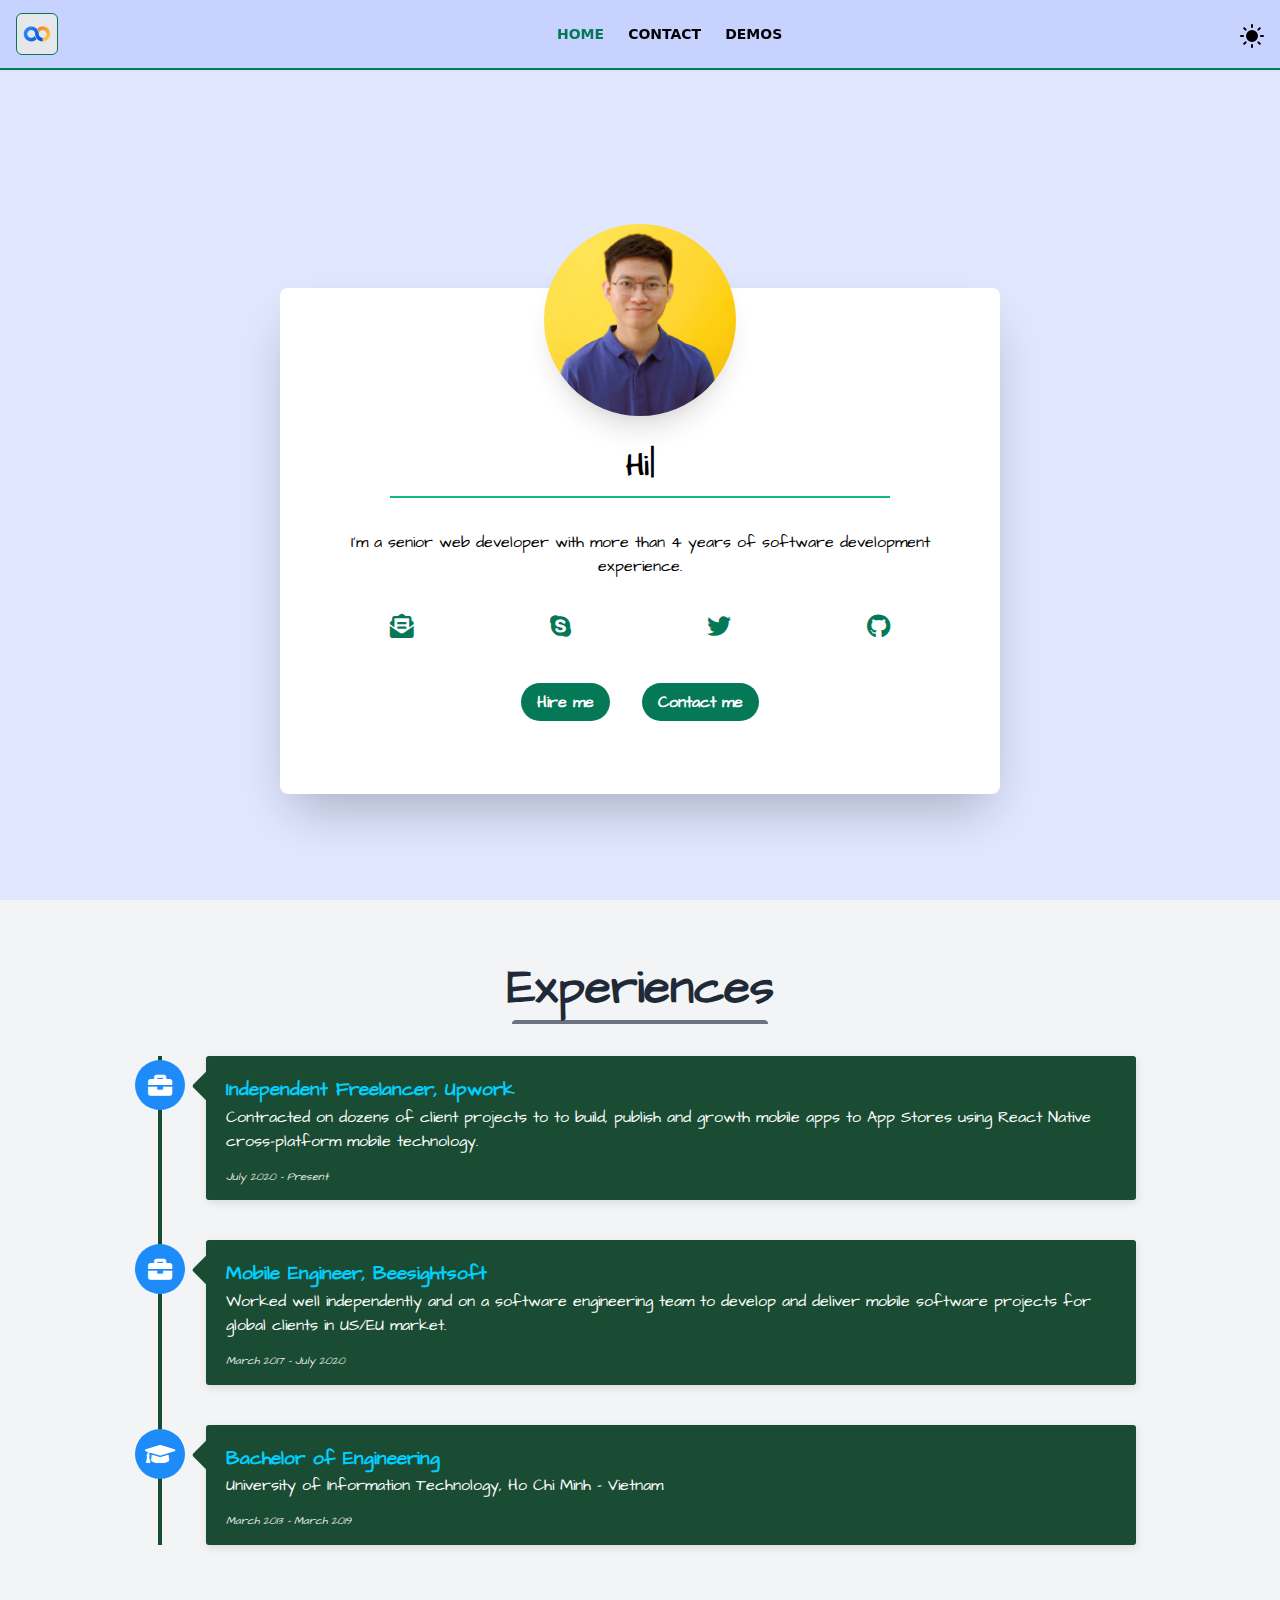
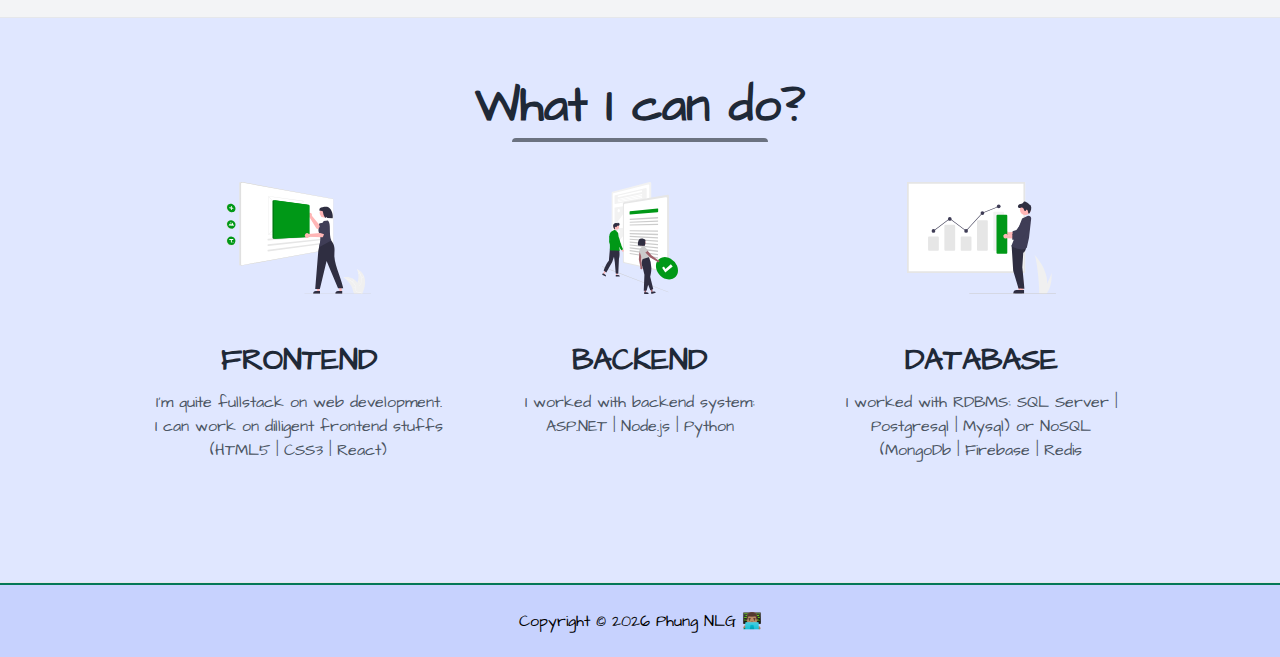
<file: index.html>
<!DOCTYPE html><html><head><meta name="twitter:card" content="summary_large_image"/><meta name="twitter:site" content="@site"/><meta name="twitter:creator" content="@handle"/><meta property="og:url" content="https://phungnlg.github.io"/><meta property="og:type" content="website"/><meta property="og:image" content="https://res.cloudinary.com/dtltilgkm/image/upload/v1626160644/agileopsvn-be/thumb_5f18662411.jpg"/><meta property="og:image:alt" content="Phung NLG"/><meta name="viewport" content="width=device-width, initial-scale=1, shrink-to-fit=no"/><meta charSet="utf-8"/><meta name="theme-color" content="#00C58E"/><link rel="shortcut icon" href="/favicon.ico"/><link rel="preconnect" href="https://fonts.googleapis.com"/><link rel="preconnect" href="https://fonts.gstatic.com"/><link href="https://fonts.googleapis.com/css2?family=Architects+Daughter&amp;display=swap" rel="stylesheet"/><script>!function(){try {var d=document.documentElement.classList;d.remove('light','dark');var e=localStorage.getItem('theme');if(!e)return localStorage.setItem('theme','system'),d.add('system');if("system"===e){var t="(prefers-color-scheme: dark)",m=window.matchMedia(t);m.media!==t||m.matches?d.add('dark'):d.add('light')}else d.add(e)}catch(e){}}()</script><title>Home 👨🏽‍💻 Phung NLG</title><meta name="robots" content="index,follow"/><meta name="googlebot" content="index,follow"/><meta name="description" content="I&#x27;m a passionate self-taught Full Stack Web Developer from Viet Nam"/><meta property="og:title" content="Home 👨🏽‍💻 Phung NLG"/><meta property="og:description" content="I&#x27;m a passionate self-taught Full Stack Web Developer from Viet Nam"/><meta property="og:site_name" content="Home"/><meta name="next-head-count" content="22"/><link rel="preload" href="/_next/static/css/d2be7fc990c42c164494.css" as="style"/><link rel="stylesheet" href="/_next/static/css/d2be7fc990c42c164494.css" data-n-g=""/><noscript data-n-css=""></noscript><link rel="preload" href="/_next/static/chunks/main-57fee46b83b7008a87af.js" as="script"/><link rel="preload" href="/_next/static/chunks/webpack-a90f731f2487e370837a.js" as="script"/><link rel="preload" href="/_next/static/chunks/framework.ce4a96022bc463719e4f.js" as="script"/><link rel="preload" href="/_next/static/chunks/20ec490d777cd08422de64297c5b53738049e73f.32ad6075172f42461b42.js" as="script"/><link rel="preload" href="/_next/static/chunks/f6078781a05fe1bcb0902d23dbbb2662c8d200b3.e938c17d6e838249113d.js" as="script"/><link rel="preload" href="/_next/static/chunks/pages/_app-4e16cff22dae9dd9cfbb.js" as="script"/><link rel="preload" href="/_next/static/chunks/pages/index-b01fc12335adb485ee2b.js" as="script"/></head><body><div id="__next"><div class="w-full bg-indigo-100 dark:bg-gray-700 dark:text-white font-body"><header class="fixed top-0 z-10 w-full bg-indigo-200 border-b-2 border-green-700 shadow-sm dark:bg-gray-800 font-display"><div class="container flex items-center justify-between px-4 py-2 mx-auto"><a class="z-10 flex p-1 bg-gray-200 border border-green-700 rounded-md dark:bg-white" href="/"><img src="/logo.png" class="w-8 h-8 transition-colors duration-300 ease-linear"/></a><div class="text-sm flex items-center border-t-2 border-green-700 lg:border-none fixed bottom-0 left-0 z-50 w-full lg:z-0 lg:pr-8 lg:w-2/12 lg:relative"><a class="flex items-center justify-center w-full px-3 py-4 font-bold no-underline uppercase bg-indigo-200 rounded text-grey-light dark:bg-gray-800 hover:bg-green-300 dark:hover:bg-gray-500 lg:justify-start next-active" href="/">Home</a><a class="flex items-center justify-center w-full px-3 py-4 font-bold no-underline uppercase bg-indigo-200 rounded text-grey-light dark:bg-gray-800 hover:bg-green-300 dark:hover:bg-gray-500 lg:justify-start" href="/contact">Contact</a><a class="flex items-center justify-center w-full px-3 py-4 font-bold no-underline uppercase bg-indigo-200 rounded text-grey-light dark:bg-gray-800 hover:bg-green-300 dark:hover:bg-gray-500 lg:justify-start" href="/demos">Demos</a></div><div class="flex header-right"></div></div></header><main class="min-h-screen"><section class="container min-h-screen px-4 pt-24 pb-8 mx-auto text-black lg:pt-56"><div class="flex flex-wrap items-center h-auto max-w-3xl mx-auto my-16"><div id="profile" class="w-full mx-6 bg-white rounded-lg shadow-2xl"><div class="pt-8 pb-2 text-center md:p-12"><div class="block w-48 h-48 mx-auto bg-center bg-cover rounded-full shadow-xl -mt-28" style="background-image:url(/avatar.jpg)"></div><h1 class="pt-8 text-xl font-bold lg:text-3xl"><div class="Typewriter" data-testid="typewriter-wrapper"></div></h1><div class="w-4/5 pt-3 mx-auto border-b-2 border-green-500"></div><p class="pt-8 text-base">I&#x27;m a senior web developer with more than 4 years of software development experience.</p><div class="flex flex-wrap items-center justify-between w-4/5 py-4 mx-auto mt-4"><a class="text-green-700 link hover:text-green-500" href="mailto:phungnlg@gmail.com" target="_blank"><i class="text-2xl fas fa-envelope-open-text"></i></a><a class="text-green-700 link hover:text-green-500" href="skype:jafung97?chat" target="_blank"><i class="text-2xl fab fa-skype"></i></a><a class="text-green-700 link hover:text-green-500" href="" target="_blank"><i class="text-2xl fab fa-twitter"></i></a><a class="text-green-700 link hover:text-green-500" href="https://github.com/phungnlg" target="_blank"><i class="text-2xl fab fa-github"></i></a></div><div class="py-8 text-center"><a class="px-4 py-2 mx-4 my-2 font-bold text-white bg-green-700 rounded-full hover:bg-green-900" href="http://myup.work/phungnlg" target="_blank">Hire me</a><a class="px-4 py-2 mx-4 my-2 font-bold text-white bg-green-700 rounded-full hover:bg-green-900" href="mailto:phungnlg@gmail.com" target="_blank">Contact me</a></div></div></div></div></section><section class="py-8 bg-gray-100 border-b"><div class="container max-w-5xl m-8 mx-auto"><h2 class="w-full my-2 text-3xl font-black leading-tight text-center text-gray-800 lg:text-5xl">Experiences</h2><div class="w-full mb-8"><div class="w-64 h-1 py-0 mx-auto my-0 bg-gray-500 rounded-t"></div></div><div class="timeline"><div class="timeline-container primary"><div class="timeline-icon"><i class="fas fa-briefcase"></i></div><div class="timeline-body"><h4>Independent Freelancer, Upwork</h4><p>Contracted on dozens of client projects to to build, publish and growth mobile apps to App Stores using React Native cross-platform mobile technology.</p><p class="timeline-subtitle">July 2020 - Present</p></div></div><div class="timeline-container primary"><div class="timeline-icon"><i class="fas fa-briefcase"></i></div><div class="timeline-body"><h4>Mobile Engineer, Beesightsoft</h4><p>Worked well independently and on a software engineering team to develop and deliver mobile software projects for global clients in US/EU market.</p><p class="timeline-subtitle">March 2017 - July 2020</p></div></div><div class="timeline-container primary"><div class="timeline-icon"><i class="fas fa-graduation-cap"></i></div><div class="timeline-body"><h4>Bachelor of Engineering</h4><p> University of Information Technology, Ho Chi Minh - Vietnam</p><p class="timeline-subtitle">March 2013 - March 2019</p></div></div></div></div></section><section class="py-8 border-b"><div class="container max-w-5xl m-8 mx-auto"><h2 class="w-full my-2 text-3xl font-black leading-tight text-center text-gray-800 lg:text-5xl dark:text-white">What I can do?</h2><div class="w-full mb-4"><div class="w-64 h-1 py-0 mx-auto my-0 bg-gray-500 rounded-t"></div></div><div class="flex flex-wrap w-full text-center"><div class="w-full lg:w-1/3"><div class="flex justify-center w-full p-6"><img class="h-28" src="/_next/static/images/fronend-8829e1528e883006ce5637452b8aeff1.svg"/></div><div class="w-full p-6"><h3 class="mb-3 text-2xl font-bold leading-none text-gray-800 lg:text-3xl dark:text-white">FRONTEND</h3><p class="mb-8 text-gray-600 dark:text-white">I&#x27;m quite fullstack on web development. I can work on dilligent frontend stuffs (HTML5 | CSS3 | React)</p></div></div><div class="w-full lg:w-1/3"><div class="flex justify-center w-full p-6"><img class="h-28" src="/_next/static/images/backend-3b9f047b668b6bbf440c49778a24b317.svg"/></div><div class="w-full p-6"><div class="align-middle"><h3 class="mb-3 text-2xl font-bold leading-none text-gray-800 lg:text-3xl dark:text-white">BACKEND</h3><p class="mb-8 text-gray-600 dark:text-white">I worked with backend system: ASP.NET | Node.js | Python</p></div></div></div><div class="w-full lg:w-1/3"><div class="flex justify-center w-full p-6"><img class="h-28" src="[data-uri]"/></div><div class="w-full p-6"><h3 class="mb-3 text-2xl font-bold leading-none text-gray-800 lg:text-3xl dark:text-white">DATABASE</h3><p class="mb-8 text-gray-600 dark:text-white">I worked with RDBMS: SQL Server | Postgresql | Mysql) or NoSQL (MongoDb | Firebase | Redis</p></div></div></div></div></section></main><footer class="w-full pb-12 text-center bg-indigo-200 border-t-2 border-green-700 shadow-md dark:bg-gray-800 lg:pb-0"><div class="container px-4 py-6 mx-auto">Copyright © <!-- -->2021<!-- --> <!-- --> <a href="https://tampm.com" class="hover:text-green-500" target="_blank">Phung NLG</a> 👨🏽‍💻</div></footer></div></div><script id="__NEXT_DATA__" type="application/json">{"props":{"pageProps":{"website":{"_id":"60ed3e223b17a510a4372e10","title":"Phung NLG","description":"Hi, I'm Phung. I'm a freelancer and full-stack web developer from Vietnam","slug":"phungnlg","name":"phungnlg","custom_fields":[],"metas":[{"_id":"60ed3e223b17a510a4372e11","name":"og:title","content":"Phung NLG","__v":0,"id":"60ed3e223b17a510a4372e11"},{"_id":"60ed3e223b17a510a4372e12","name":"og:site_name","content":"Phung NLG","__v":0,"id":"60ed3e223b17a510a4372e12"},{"_id":"60ed3e223b17a510a4372e13","name":"og:description","content":"Hi, I'm Phung. I'm a freelancer and full-stack web developer from Vietnam","__v":0,"id":"60ed3e223b17a510a4372e13"},{"_id":"60ed3e223b17a510a4372e14","name":"og:url","content":"https://phungnlg.github.io","__v":0,"id":"60ed3e223b17a510a4372e14"}],"createdAt":"2021-07-13T07:17:54.489Z","updatedAt":"2021-07-13T07:17:55.197Z","__v":1,"cover":{"_id":"60ed3e053b17a510a4372e0f","name":"thumb.jpg","alternativeText":"","caption":"","hash":"thumb_5f18662411","ext":".jpg","mime":"image/jpeg","size":14.29,"width":1000,"height":563,"url":"https://res.cloudinary.com/dtltilgkm/image/upload/v1626160644/agileopsvn-be/thumb_5f18662411.jpg","provider_metadata":{"public_id":"agileopsvn-be/thumb_5f18662411","resource_type":"image"},"formats":{"thumbnail":{"name":"thumbnail_thumb.jpg","hash":"thumbnail_thumb_5f18662411","ext":".jpg","mime":"image/jpeg","width":245,"height":138,"size":2.15,"path":null,"url":"https://res.cloudinary.com/dtltilgkm/image/upload/v1626160645/agileopsvn-be/thumbnail_thumb_5f18662411.jpg","provider_metadata":{"public_id":"agileopsvn-be/thumbnail_thumb_5f18662411","resource_type":"image"}},"medium":{"name":"medium_thumb.jpg","hash":"medium_thumb_5f18662411","ext":".jpg","mime":"image/jpeg","width":750,"height":422,"size":9.37,"path":null,"url":"https://res.cloudinary.com/dtltilgkm/image/upload/v1626160645/agileopsvn-be/medium_thumb_5f18662411.jpg","provider_metadata":{"public_id":"agileopsvn-be/medium_thumb_5f18662411","resource_type":"image"}},"small":{"name":"small_thumb.jpg","hash":"small_thumb_5f18662411","ext":".jpg","mime":"image/jpeg","width":500,"height":282,"size":5.35,"path":null,"url":"https://res.cloudinary.com/dtltilgkm/image/upload/v1626160646/agileopsvn-be/small_thumb_5f18662411.jpg","provider_metadata":{"public_id":"agileopsvn-be/small_thumb_5f18662411","resource_type":"image"}}},"provider":"cloudinary","related":["60ed3e223b17a510a4372e10"],"createdAt":"2021-07-13T07:17:25.119Z","updatedAt":"2021-07-13T07:17:55.159Z","__v":0,"id":"60ed3e053b17a510a4372e0f"},"pages":[{"_id":"60ed3f053b17a510a4372e1a","title":"Home","description":"I'm a passionate self-taught Full Stack Web Developer from Viet Nam","slug":"phungnlg-home","name":"phungnlg-home","custom_fields":[{"_id":"60ed3f053b17a510a4372e1b","json":{"github":"","name":"Hi ! I'm Phung NLG","upwork":"","twitter":"","location":"I'm in Ho Chi Minh - Viet Nam","skype":"","email":"","description":"I'm a senior web developer with more than 4 years of software development experience.","job":"I'm a Full-stack web developer"},"name":"welcome","__v":0,"id":"60ed3f053b17a510a4372e1b"},{"_id":"60ed3f053b17a510a4372e1c","json":{"frontend":{"name":"FRONTEND","description":"I'm quite fullstack on web development. I can work on dilligent frontend stuffs (HTML5 | CSS3 | React)"},"backend":{"name":"BACKEND","description":"I worked with backend system: ASP.NET | Node.js | Python"},"database":{"name":"DATABASE","description":"I worked with RDBMS: SQL Server | Postgresql | Mysql) or NoSQL (MongoDb | Firebase | Redis"}},"name":"whatICanDo","__v":0,"id":"60ed3f053b17a510a4372e1c"},{"_id":"60ed4aca3b17a510a4372e5c","json":[{"icon":"fas fa-briefcase","name":"Independent Freelancer, Upwork","description":"Contracted on dozens of client projects to to build, publish and growth mobile apps to App Stores using React Native cross-platform mobile technology.","time":"July 2020 - Present"},{"icon":"fas fa-briefcase","name":"Mobile Engineer, Beesightsoft","description":"Worked well independently and on a software engineering team to develop and deliver mobile software projects for global clients in US/EU market.","time":"March 2017 - July 2020"},{"icon":"fas fa-graduation-cap","name":"Bachelor of Engineering","description":" University of Information Technology, Ho Chi Minh - Vietnam","time":"March 2013 - March 2019"}],"name":"experiences","__v":0,"id":"60ed4aca3b17a510a4372e5c"}],"metas":[],"createdAt":"2021-07-13T07:21:41.041Z","updatedAt":"2021-07-13T15:48:23.686Z","__v":1,"website":"60ed3e223b17a510a4372e10","id":"60ed3f053b17a510a4372e1a"},{"_id":"60ed3fcc3b17a510a4372e1f","title":"Contact","description":"I'm a passionate self-taught Full Stack Web Developer from Viet Nam","slug":"phungnlg-contact","name":"phungnlg-contact","custom_fields":[{"_id":"60ed3fcc3b17a510a4372e20","json":null,"name":"description","value":"A full-stack web developer based in Vietnam.\n        \u003cbr /\u003e My skills are broad, from front-end to back-end development. I enjoy each aspect, and love building web apps from start to finish, for clients all over the world.\n        \u003cbr /\u003e I'm available for remote work, if you would like to build something together.\n        \u003cbr /\u003e Let's talk about your project:\n        \u003cbr /\u003e - Email: phungnlg@gmail.com\n        \u003cbr /\u003e - Github: https://phungnlg.github.io\n        \u003cbr /\u003e - Skype: jafung97","__v":0,"id":"60ed3fcc3b17a510a4372e20"}],"metas":[],"createdAt":"2021-07-13T07:25:00.539Z","updatedAt":"2021-07-13T15:45:58.485Z","__v":1,"website":"60ed3e223b17a510a4372e10","id":"60ed3fcc3b17a510a4372e1f"},{"_id":"60ed40363b17a510a4372e22","title":"Demos","description":"I'm a passionate self-taught Full Stack Web Developer from Viet Nam","slug":"phungnlg-demos","name":"phungnlg-demos","custom_fields":[{"_id":"60ed40363b17a510a4372e23","json":[{"name":"All","slug":"*"},{"name":"React JS","slug":"react-js"},{"name":"Next JS","slug":"next-js"},{"name":"Tailwind","slug":"tailwind-css"},{"name":"Bootstrap","slug":"bootstrap"},{"name":"Firebase","slug":"firebase"}],"name":"tag_filters","__v":0,"id":"60ed40363b17a510a4372e23"},{"_id":"60ed40363b17a510a4372e24","json":null,"name":"description","value":"I have a great passion in researching, figuring out technology, spending leisure time to learn and implement what I have studied.","__v":0,"id":"60ed40363b17a510a4372e24"}],"metas":[],"createdAt":"2021-07-13T07:26:46.713Z","updatedAt":"2021-07-13T07:26:47.000Z","__v":1,"website":"60ed3e223b17a510a4372e10","id":"60ed40363b17a510a4372e22"},{"_id":"60ed408a3b17a510a4372e27","title":"Portfolios","description":"I'm a passionate self-taught Full Stack Web Developer from Viet Nam","slug":"phungnlg-portfolios","name":"phungnlg-portfolios","custom_fields":[{"_id":"60ed408a3b17a510a4372e28","json":[{"name":"All","slug":"*"},{"name":"React JS","slug":"react-js"},{"name":"Next JS","slug":"next-js"},{"name":"Tailwind","slug":"tailwind-css"},{"name":"Bootstrap","slug":"bootstrap"},{"name":"Firebase","slug":"firebase"}],"name":"tag_filters","__v":0,"id":"60ed408a3b17a510a4372e28"},{"_id":"60ed408a3b17a510a4372e29","json":null,"name":"description","value":"For the over 4 years I've been designing and developing websites. Below are some of my favorites.","__v":0,"id":"60ed408a3b17a510a4372e29"}],"metas":[],"createdAt":"2021-07-13T07:28:10.146Z","updatedAt":"2021-07-13T07:28:10.440Z","__v":1,"website":"60ed3e223b17a510a4372e10","id":"60ed408a3b17a510a4372e27"}],"portfolios":[],"demos":[{"tags":["6046827772e52a1cc0e83f2b","6046828272e52a1cc0e83f2c","604682eb72e52a1cc0e83f30"],"_id":"60ed45683b17a510a4372e40","name":"Demo AnimeJS NextJS - phungnlg","slug":"demo-anime-js-next-js-phungnlg","website_url":"https://demo-nextjs-animejs.netlify.app/","repo_url":"https://github.com/phungnlg/demo-nextjs-animejs","createdAt":"2021-07-13T07:48:56.159Z","updatedAt":"2021-07-13T07:49:14.656Z","__v":0,"cover":{"_id":"60ed445d3b17a510a4372e2d","name":"demo_nextjs_animejs.jpg","alternativeText":"","caption":"","hash":"demo_nextjs_animejs_0bdb41d640","ext":".jpg","mime":"image/jpeg","size":34.2,"width":1581,"height":800,"url":"https://res.cloudinary.com/dtltilgkm/image/upload/v1626162266/agileopsvn-be/demo_nextjs_animejs_0bdb41d640.jpg","provider_metadata":{"public_id":"agileopsvn-be/demo_nextjs_animejs_0bdb41d640","resource_type":"image"},"formats":{"thumbnail":{"name":"thumbnail_demo_nextjs_animejs.jpg","hash":"thumbnail_demo_nextjs_animejs_0bdb41d640","ext":".jpg","mime":"image/jpeg","width":245,"height":124,"size":3.25,"path":null,"url":"https://res.cloudinary.com/dtltilgkm/image/upload/v1626162267/agileopsvn-be/thumbnail_demo_nextjs_animejs_0bdb41d640.jpg","provider_metadata":{"public_id":"agileopsvn-be/thumbnail_demo_nextjs_animejs_0bdb41d640","resource_type":"image"}},"large":{"name":"large_demo_nextjs_animejs.jpg","hash":"large_demo_nextjs_animejs_0bdb41d640","ext":".jpg","mime":"image/jpeg","width":1000,"height":506,"size":18.88,"path":null,"url":"https://res.cloudinary.com/dtltilgkm/image/upload/v1626162268/agileopsvn-be/large_demo_nextjs_animejs_0bdb41d640.jpg","provider_metadata":{"public_id":"agileopsvn-be/large_demo_nextjs_animejs_0bdb41d640","resource_type":"image"}},"medium":{"name":"medium_demo_nextjs_animejs.jpg","hash":"medium_demo_nextjs_animejs_0bdb41d640","ext":".jpg","mime":"image/jpeg","width":750,"height":380,"size":12.53,"path":null,"url":"https://res.cloudinary.com/dtltilgkm/image/upload/v1626162270/agileopsvn-be/medium_demo_nextjs_animejs_0bdb41d640.jpg","provider_metadata":{"public_id":"agileopsvn-be/medium_demo_nextjs_animejs_0bdb41d640","resource_type":"image"}},"small":{"name":"small_demo_nextjs_animejs.jpg","hash":"small_demo_nextjs_animejs_0bdb41d640","ext":".jpg","mime":"image/jpeg","width":500,"height":253,"size":7.54,"path":null,"url":"https://res.cloudinary.com/dtltilgkm/image/upload/v1626162271/agileopsvn-be/small_demo_nextjs_animejs_0bdb41d640.jpg","provider_metadata":{"public_id":"agileopsvn-be/small_demo_nextjs_animejs_0bdb41d640","resource_type":"image"}}},"provider":"cloudinary","related":["604684cd72e52a1cc0e83f37","60ed45683b17a510a4372e40"],"createdAt":"2021-07-13T07:44:29.239Z","updatedAt":"2021-07-13T07:48:56.323Z","__v":0,"id":"60ed445d3b17a510a4372e2d"},"website":"60ed3e223b17a510a4372e10","description":"Demo AnimeJS NextJS","id":"60ed45683b17a510a4372e40"},{"tags":["6046827772e52a1cc0e83f2b","6046828272e52a1cc0e83f2c","604682f472e52a1cc0e83f31"],"_id":"60ed46023b17a510a4372e43","name":"Demo AntDesign NextJS - phungnlg","slug":"demo-ant-design-next-js-1","description":"Demo AntDesign NextJS","website_url":"https://demo-nextjs-ant-design.netlify.app/","repo_url":"https://github.com/phungnlg/demo-nextjs-ant-design","createdAt":"2021-07-13T07:51:30.764Z","updatedAt":"2021-07-13T07:51:30.845Z","__v":0,"cover":{"_id":"60ed445d3b17a510a4372e2f","name":"demo_nextjs_ant_design.jpg","alternativeText":"","caption":"","hash":"demo_nextjs_ant_design_d9571e6dd6","ext":".jpg","mime":"image/jpeg","size":73.13,"width":1603,"height":801,"url":"https://res.cloudinary.com/dtltilgkm/image/upload/v1626162267/agileopsvn-be/demo_nextjs_ant_design_d9571e6dd6.jpg","provider_metadata":{"public_id":"agileopsvn-be/demo_nextjs_ant_design_d9571e6dd6","resource_type":"image"},"formats":{"thumbnail":{"name":"thumbnail_demo_nextjs_ant_design.jpg","hash":"thumbnail_demo_nextjs_ant_design_d9571e6dd6","ext":".jpg","mime":"image/jpeg","width":245,"height":122,"size":4.5,"path":null,"url":"https://res.cloudinary.com/dtltilgkm/image/upload/v1626162267/agileopsvn-be/thumbnail_demo_nextjs_ant_design_d9571e6dd6.jpg","provider_metadata":{"public_id":"agileopsvn-be/thumbnail_demo_nextjs_ant_design_d9571e6dd6","resource_type":"image"}},"large":{"name":"large_demo_nextjs_ant_design.jpg","hash":"large_demo_nextjs_ant_design_d9571e6dd6","ext":".jpg","mime":"image/jpeg","width":1000,"height":500,"size":36.09,"path":null,"url":"https://res.cloudinary.com/dtltilgkm/image/upload/v1626162270/agileopsvn-be/large_demo_nextjs_ant_design_d9571e6dd6.jpg","provider_metadata":{"public_id":"agileopsvn-be/large_demo_nextjs_ant_design_d9571e6dd6","resource_type":"image"}},"medium":{"name":"medium_demo_nextjs_ant_design.jpg","hash":"medium_demo_nextjs_ant_design_d9571e6dd6","ext":".jpg","mime":"image/jpeg","width":750,"height":375,"size":23.35,"path":null,"url":"https://res.cloudinary.com/dtltilgkm/image/upload/v1626162270/agileopsvn-be/medium_demo_nextjs_ant_design_d9571e6dd6.jpg","provider_metadata":{"public_id":"agileopsvn-be/medium_demo_nextjs_ant_design_d9571e6dd6","resource_type":"image"}},"small":{"name":"small_demo_nextjs_ant_design.jpg","hash":"small_demo_nextjs_ant_design_d9571e6dd6","ext":".jpg","mime":"image/jpeg","width":500,"height":250,"size":13.13,"path":null,"url":"https://res.cloudinary.com/dtltilgkm/image/upload/v1626162271/agileopsvn-be/small_demo_nextjs_ant_design_d9571e6dd6.jpg","provider_metadata":{"public_id":"agileopsvn-be/small_demo_nextjs_ant_design_d9571e6dd6","resource_type":"image"}}},"provider":"cloudinary","related":["60ed46023b17a510a4372e43","604683f972e52a1cc0e83f34"],"createdAt":"2021-07-13T07:44:29.370Z","updatedAt":"2021-07-13T07:51:43.434Z","__v":0,"id":"60ed445d3b17a510a4372e2f"},"website":"60ed3e223b17a510a4372e10","id":"60ed46023b17a510a4372e43"},{"tags":["6046827772e52a1cc0e83f2b","6046828272e52a1cc0e83f2c","604682bc72e52a1cc0e83f2e","604682d372e52a1cc0e83f2f"],"_id":"60ed468e3b17a510a4372e47","name":"Demo Firebase NextJS React-Bootstrap - phungnlg","slug":"demo-firebase-next-js-react-bootstrap-phungnlg","description":"Demo Firebase NextJS React-Bootstrap","website_url":"https://demo-firebase-nextjs-react-bootstrap.netlify.app/","repo_url":"https://github.com/phungnlg/demo-firebase-nextjs-react-bootstrap","createdAt":"2021-07-13T07:53:50.637Z","updatedAt":"2021-07-13T07:53:50.720Z","__v":0,"cover":{"_id":"60ed445e3b17a510a4372e31","name":"demo_firebase_nextjs_react_bootstrap.jpg","alternativeText":"","caption":"","hash":"demo_firebase_nextjs_react_bootstrap_c2556b1720","ext":".jpg","mime":"image/jpeg","size":80.01,"width":1582,"height":799,"url":"https://res.cloudinary.com/dtltilgkm/image/upload/v1626162267/agileopsvn-be/demo_firebase_nextjs_react_bootstrap_c2556b1720.jpg","provider_metadata":{"public_id":"agileopsvn-be/demo_firebase_nextjs_react_bootstrap_c2556b1720","resource_type":"image"},"formats":{"thumbnail":{"name":"thumbnail_demo_firebase_nextjs_react_bootstrap.jpg","hash":"thumbnail_demo_firebase_nextjs_react_bootstrap_c2556b1720","ext":".jpg","mime":"image/jpeg","width":245,"height":124,"size":5.14,"path":null,"url":"https://res.cloudinary.com/dtltilgkm/image/upload/v1626162267/agileopsvn-be/thumbnail_demo_firebase_nextjs_react_bootstrap_c2556b1720.jpg","provider_metadata":{"public_id":"agileopsvn-be/thumbnail_demo_firebase_nextjs_react_bootstrap_c2556b1720","resource_type":"image"}},"large":{"name":"large_demo_firebase_nextjs_react_bootstrap.jpg","hash":"large_demo_firebase_nextjs_react_bootstrap_c2556b1720","ext":".jpg","mime":"image/jpeg","width":1000,"height":505,"size":42.03,"path":null,"url":"https://res.cloudinary.com/dtltilgkm/image/upload/v1626162269/agileopsvn-be/large_demo_firebase_nextjs_react_bootstrap_c2556b1720.jpg","provider_metadata":{"public_id":"agileopsvn-be/large_demo_firebase_nextjs_react_bootstrap_c2556b1720","resource_type":"image"}},"medium":{"name":"medium_demo_firebase_nextjs_react_bootstrap.jpg","hash":"medium_demo_firebase_nextjs_react_bootstrap_c2556b1720","ext":".jpg","mime":"image/jpeg","width":750,"height":379,"size":27.24,"path":null,"url":"https://res.cloudinary.com/dtltilgkm/image/upload/v1626162270/agileopsvn-be/medium_demo_firebase_nextjs_react_bootstrap_c2556b1720.jpg","provider_metadata":{"public_id":"agileopsvn-be/medium_demo_firebase_nextjs_react_bootstrap_c2556b1720","resource_type":"image"}},"small":{"name":"small_demo_firebase_nextjs_react_bootstrap.jpg","hash":"small_demo_firebase_nextjs_react_bootstrap_c2556b1720","ext":".jpg","mime":"image/jpeg","width":500,"height":253,"size":15.01,"path":null,"url":"https://res.cloudinary.com/dtltilgkm/image/upload/v1626162271/agileopsvn-be/small_demo_firebase_nextjs_react_bootstrap_c2556b1720.jpg","provider_metadata":{"public_id":"agileopsvn-be/small_demo_firebase_nextjs_react_bootstrap_c2556b1720","resource_type":"image"}}},"provider":"cloudinary","related":["604685aa72e52a1cc0e83f3d","60ed468e3b17a510a4372e47"],"createdAt":"2021-07-13T07:44:30.045Z","updatedAt":"2021-07-13T07:53:50.684Z","__v":0,"id":"60ed445e3b17a510a4372e31"},"website":"60ed3e223b17a510a4372e10","id":"60ed468e3b17a510a4372e47"},{"tags":["6046827772e52a1cc0e83f2b","6046828272e52a1cc0e83f2c","6046834472e52a1cc0e83f32"],"_id":"60ed46f63b17a510a4372e49","name":"Demo NextAuth NextJS - phungnlg","description":"Demo NextAuth NextJS","slug":"demo-next-auth-next-js-phungnlg","website_url":"https://demo-next-auth.vercel.app/","repo_url":"https://github.com/phungnlg/demo-next-auth","createdAt":"2021-07-13T07:55:34.293Z","updatedAt":"2021-07-13T07:55:34.538Z","__v":0,"cover":{"_id":"60ed445d3b17a510a4372e30","name":"demo_next_auth.jpg","alternativeText":"","caption":"","hash":"demo_next_auth_c4ebb9bb8b","ext":".jpg","mime":"image/jpeg","size":46.44,"width":1585,"height":798,"url":"https://res.cloudinary.com/dtltilgkm/image/upload/v1626162267/agileopsvn-be/demo_next_auth_c4ebb9bb8b.jpg","provider_metadata":{"public_id":"agileopsvn-be/demo_next_auth_c4ebb9bb8b","resource_type":"image"},"formats":{"thumbnail":{"name":"thumbnail_demo_next_auth.jpg","hash":"thumbnail_demo_next_auth_c4ebb9bb8b","ext":".jpg","mime":"image/jpeg","width":245,"height":123,"size":3.13,"path":null,"url":"https://res.cloudinary.com/dtltilgkm/image/upload/v1626162267/agileopsvn-be/thumbnail_demo_next_auth_c4ebb9bb8b.jpg","provider_metadata":{"public_id":"agileopsvn-be/thumbnail_demo_next_auth_c4ebb9bb8b","resource_type":"image"}},"large":{"name":"large_demo_next_auth.jpg","hash":"large_demo_next_auth_c4ebb9bb8b","ext":".jpg","mime":"image/jpeg","width":1000,"height":503,"size":24.21,"path":null,"url":"https://res.cloudinary.com/dtltilgkm/image/upload/v1626162270/agileopsvn-be/large_demo_next_auth_c4ebb9bb8b.jpg","provider_metadata":{"public_id":"agileopsvn-be/large_demo_next_auth_c4ebb9bb8b","resource_type":"image"}},"medium":{"name":"medium_demo_next_auth.jpg","hash":"medium_demo_next_auth_c4ebb9bb8b","ext":".jpg","mime":"image/jpeg","width":750,"height":378,"size":15.44,"path":null,"url":"https://res.cloudinary.com/dtltilgkm/image/upload/v1626162271/agileopsvn-be/medium_demo_next_auth_c4ebb9bb8b.jpg","provider_metadata":{"public_id":"agileopsvn-be/medium_demo_next_auth_c4ebb9bb8b","resource_type":"image"}},"small":{"name":"small_demo_next_auth.jpg","hash":"small_demo_next_auth_c4ebb9bb8b","ext":".jpg","mime":"image/jpeg","width":500,"height":252,"size":9.34,"path":null,"url":"https://res.cloudinary.com/dtltilgkm/image/upload/v1626162271/agileopsvn-be/small_demo_next_auth_c4ebb9bb8b.jpg","provider_metadata":{"public_id":"agileopsvn-be/small_demo_next_auth_c4ebb9bb8b","resource_type":"image"}}},"provider":"cloudinary","related":["60ed46f63b17a510a4372e49","6046853f72e52a1cc0e83f3a"],"createdAt":"2021-07-13T07:44:29.448Z","updatedAt":"2021-07-13T07:55:43.942Z","__v":0,"id":"60ed445d3b17a510a4372e30"},"website":"60ed3e223b17a510a4372e10","id":"60ed46f63b17a510a4372e49"},{"tags":["6046827772e52a1cc0e83f2b","6046828272e52a1cc0e83f2c","604682ad72e52a1cc0e83f2d"],"_id":"60ed47523b17a510a4372e4e","name":"Next JS - Tailwind CSS - phungnlg","description":"Next JS - Tailwind CSS","slug":"next-js-tailwind-css-phungnlg","website_url":"https://demo-nextjs-tailwindcss.netlify.app/","repo_url":"https://github.com/phungnlg/demo-nextjs-tailwindcss","createdAt":"2021-07-13T07:57:06.974Z","updatedAt":"2021-07-13T07:57:07.060Z","__v":0,"cover":{"_id":"60ed445d3b17a510a4372e2c","name":"demo_nextjs_tailwindcss.jpg","alternativeText":"","caption":"","hash":"demo_nextjs_tailwindcss_cb43c17ad1","ext":".jpg","mime":"image/jpeg","size":45.52,"width":1581,"height":798,"url":"https://res.cloudinary.com/dtltilgkm/image/upload/v1626162267/agileopsvn-be/demo_nextjs_tailwindcss_cb43c17ad1.jpg","provider_metadata":{"public_id":"agileopsvn-be/demo_nextjs_tailwindcss_cb43c17ad1","resource_type":"image"},"formats":{"thumbnail":{"name":"thumbnail_demo_nextjs_tailwindcss.jpg","hash":"thumbnail_demo_nextjs_tailwindcss_cb43c17ad1","ext":".jpg","mime":"image/jpeg","width":245,"height":124,"size":2.7,"path":null,"url":"https://res.cloudinary.com/dtltilgkm/image/upload/v1626162267/agileopsvn-be/thumbnail_demo_nextjs_tailwindcss_cb43c17ad1.jpg","provider_metadata":{"public_id":"agileopsvn-be/thumbnail_demo_nextjs_tailwindcss_cb43c17ad1","resource_type":"image"}},"large":{"name":"large_demo_nextjs_tailwindcss.jpg","hash":"large_demo_nextjs_tailwindcss_cb43c17ad1","ext":".jpg","mime":"image/jpeg","width":1000,"height":505,"size":22.91,"path":null,"url":"https://res.cloudinary.com/dtltilgkm/image/upload/v1626162269/agileopsvn-be/large_demo_nextjs_tailwindcss_cb43c17ad1.jpg","provider_metadata":{"public_id":"agileopsvn-be/large_demo_nextjs_tailwindcss_cb43c17ad1","resource_type":"image"}},"medium":{"name":"medium_demo_nextjs_tailwindcss.jpg","hash":"medium_demo_nextjs_tailwindcss_cb43c17ad1","ext":".jpg","mime":"image/jpeg","width":750,"height":379,"size":14.35,"path":null,"url":"https://res.cloudinary.com/dtltilgkm/image/upload/v1626162270/agileopsvn-be/medium_demo_nextjs_tailwindcss_cb43c17ad1.jpg","provider_metadata":{"public_id":"agileopsvn-be/medium_demo_nextjs_tailwindcss_cb43c17ad1","resource_type":"image"}},"small":{"name":"small_demo_nextjs_tailwindcss.jpg","hash":"small_demo_nextjs_tailwindcss_cb43c17ad1","ext":".jpg","mime":"image/jpeg","width":500,"height":252,"size":7.89,"path":null,"url":"https://res.cloudinary.com/dtltilgkm/image/upload/v1626162271/agileopsvn-be/small_demo_nextjs_tailwindcss_cb43c17ad1.jpg","provider_metadata":{"public_id":"agileopsvn-be/small_demo_nextjs_tailwindcss_cb43c17ad1","resource_type":"image"}}},"provider":"cloudinary","related":["6046826372e52a1cc0e83f29","60ed47523b17a510a4372e4e"],"createdAt":"2021-07-13T07:44:29.163Z","updatedAt":"2021-07-13T07:57:07.024Z","__v":0,"id":"60ed445d3b17a510a4372e2c"},"website":"60ed3e223b17a510a4372e10","id":"60ed47523b17a510a4372e4e"}],"id":"60ed3e223b17a510a4372e10"}},"__N_SSG":true},"page":"/","query":{},"buildId":"Txya4kr53oDj5pbbAK0C-","nextExport":false,"isFallback":false,"gsp":true}</script><script nomodule="" src="/_next/static/chunks/polyfills-6f7c72e370684550d611.js"></script><script src="/_next/static/chunks/main-57fee46b83b7008a87af.js" async=""></script><script src="/_next/static/chunks/webpack-a90f731f2487e370837a.js" async=""></script><script src="/_next/static/chunks/framework.ce4a96022bc463719e4f.js" async=""></script><script src="/_next/static/chunks/20ec490d777cd08422de64297c5b53738049e73f.32ad6075172f42461b42.js" async=""></script><script src="/_next/static/chunks/f6078781a05fe1bcb0902d23dbbb2662c8d200b3.e938c17d6e838249113d.js" async=""></script><script src="/_next/static/chunks/pages/_app-4e16cff22dae9dd9cfbb.js" async=""></script><script src="/_next/static/chunks/pages/index-b01fc12335adb485ee2b.js" async=""></script><script src="/_next/static/Txya4kr53oDj5pbbAK0C-/_buildManifest.js" async=""></script><script src="/_next/static/Txya4kr53oDj5pbbAK0C-/_ssgManifest.js" async=""></script></body></html>
</file>
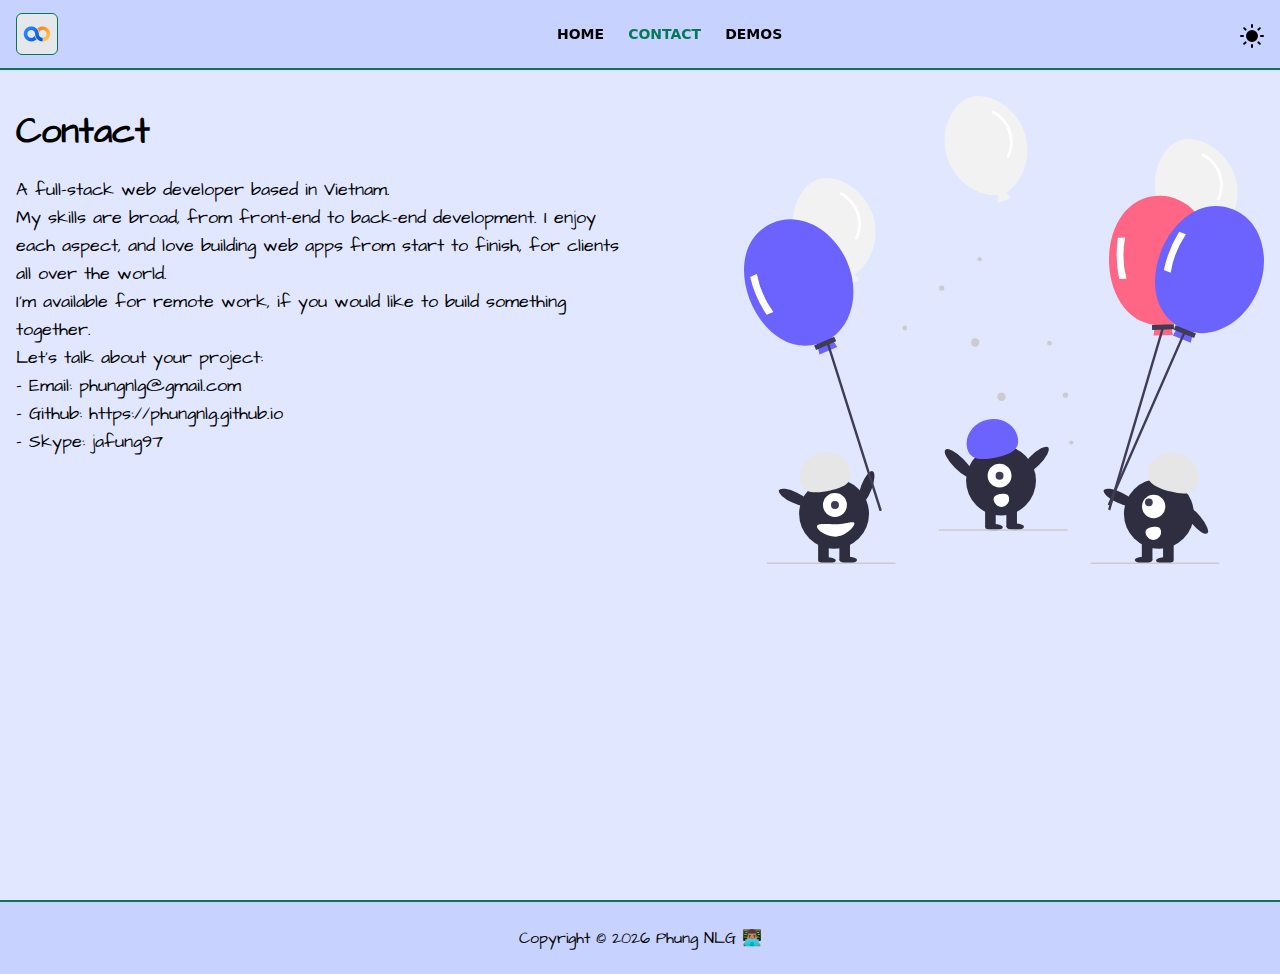
<file: contact.html>
<!DOCTYPE html><html><head><meta name="twitter:card" content="summary_large_image"/><meta name="twitter:site" content="@site"/><meta name="twitter:creator" content="@handle"/><meta property="og:url" content="https://phungnlg.github.io"/><meta property="og:type" content="website"/><meta property="og:image" content="https://res.cloudinary.com/dtltilgkm/image/upload/v1626160644/agileopsvn-be/thumb_5f18662411.jpg"/><meta property="og:image:alt" content="Phung NLG"/><meta name="viewport" content="width=device-width, initial-scale=1, shrink-to-fit=no"/><meta charSet="utf-8"/><meta name="theme-color" content="#00C58E"/><link rel="shortcut icon" href="/favicon.ico"/><link rel="preconnect" href="https://fonts.googleapis.com"/><link rel="preconnect" href="https://fonts.gstatic.com"/><link href="https://fonts.googleapis.com/css2?family=Architects+Daughter&amp;display=swap" rel="stylesheet"/><script>!function(){try {var d=document.documentElement.classList;d.remove('light','dark');var e=localStorage.getItem('theme');if(!e)return localStorage.setItem('theme','system'),d.add('system');if("system"===e){var t="(prefers-color-scheme: dark)",m=window.matchMedia(t);m.media!==t||m.matches?d.add('dark'):d.add('light')}else d.add(e)}catch(e){}}()</script><title>Contact 👨🏽‍💻 Phung NLG</title><meta name="robots" content="index,follow"/><meta name="googlebot" content="index,follow"/><meta name="description" content="I&#x27;m a passionate self-taught Full Stack Web Developer from Viet Nam"/><meta property="og:title" content="Contact 👨🏽‍💻 Phung NLG"/><meta property="og:description" content="I&#x27;m a passionate self-taught Full Stack Web Developer from Viet Nam"/><meta property="og:site_name" content="Contact"/><meta name="next-head-count" content="22"/><link rel="preload" href="/_next/static/css/d2be7fc990c42c164494.css" as="style"/><link rel="stylesheet" href="/_next/static/css/d2be7fc990c42c164494.css" data-n-g=""/><noscript data-n-css=""></noscript><link rel="preload" href="/_next/static/chunks/main-57fee46b83b7008a87af.js" as="script"/><link rel="preload" href="/_next/static/chunks/webpack-a90f731f2487e370837a.js" as="script"/><link rel="preload" href="/_next/static/chunks/framework.ce4a96022bc463719e4f.js" as="script"/><link rel="preload" href="/_next/static/chunks/20ec490d777cd08422de64297c5b53738049e73f.32ad6075172f42461b42.js" as="script"/><link rel="preload" href="/_next/static/chunks/f6078781a05fe1bcb0902d23dbbb2662c8d200b3.e938c17d6e838249113d.js" as="script"/><link rel="preload" href="/_next/static/chunks/pages/_app-4e16cff22dae9dd9cfbb.js" as="script"/><link rel="preload" href="/_next/static/chunks/pages/contact-018e594475bf9104a91a.js" as="script"/></head><body><div id="__next"><div class="w-full bg-indigo-100 dark:bg-gray-700 dark:text-white font-body"><header class="fixed top-0 z-10 w-full bg-indigo-200 border-b-2 border-green-700 shadow-sm dark:bg-gray-800 font-display"><div class="container flex items-center justify-between px-4 py-2 mx-auto"><a class="z-10 flex p-1 bg-gray-200 border border-green-700 rounded-md dark:bg-white" href="/"><img src="/logo.png" class="w-8 h-8 transition-colors duration-300 ease-linear"/></a><div class="text-sm flex items-center border-t-2 border-green-700 lg:border-none fixed bottom-0 left-0 z-50 w-full lg:z-0 lg:pr-8 lg:w-2/12 lg:relative"><a class="flex items-center justify-center w-full px-3 py-4 font-bold no-underline uppercase bg-indigo-200 rounded text-grey-light dark:bg-gray-800 hover:bg-green-300 dark:hover:bg-gray-500 lg:justify-start" href="/">Home</a><a class="flex items-center justify-center w-full px-3 py-4 font-bold no-underline uppercase bg-indigo-200 rounded text-grey-light dark:bg-gray-800 hover:bg-green-300 dark:hover:bg-gray-500 lg:justify-start next-active" href="/contact">Contact</a><a class="flex items-center justify-center w-full px-3 py-4 font-bold no-underline uppercase bg-indigo-200 rounded text-grey-light dark:bg-gray-800 hover:bg-green-300 dark:hover:bg-gray-500 lg:justify-start" href="/demos">Demos</a></div><div class="flex header-right"></div></div></header><main class="min-h-screen"><div class="container px-4 py-24 mx-auto"><div class="flex flex-wrap justify-between mb-4"><div class="p-4 text-center lg:w-6/12 lg:text-left sm:p-0"><h1 class="mb-6 text-3xl font-bold leading-normal xl:text-4xl lg:pt-4">Contact</h1><h3 class="mb-6 font-medium leading-relaxed xl:text-lg">A full-stack web developer based in Vietnam.
        <br/> My skills are broad, from front-end to back-end development. I enjoy each aspect, and love building web apps from start to finish, for clients all over the world.
        <br/> I&#x27;m available for remote work, if you would like to build something together.
        <br/> Let&#x27;s talk about your project:
        <br/> - Email: phungnlg@gmail.com
        <br/> - Github: https://phungnlg.github.io
        <br/> - Skype: jafung97</h3></div><div class="w-2/3 mx-auto lg:mx-0 lg:w-5/12"><img src="[data-uri]"/></div></div></div></main><footer class="w-full pb-12 text-center bg-indigo-200 border-t-2 border-green-700 shadow-md dark:bg-gray-800 lg:pb-0"><div class="container px-4 py-6 mx-auto">Copyright © <!-- -->2021<!-- --> <!-- --> <a href="https://tampm.com" class="hover:text-green-500" target="_blank">Phung NLG</a> 👨🏽‍💻</div></footer></div></div><script id="__NEXT_DATA__" type="application/json">{"props":{"pageProps":{"website":{"_id":"60ed3e223b17a510a4372e10","title":"Phung NLG","description":"Hi, I'm Phung. I'm a freelancer and full-stack web developer from Vietnam","slug":"phungnlg","name":"phungnlg","custom_fields":[],"metas":[{"_id":"60ed3e223b17a510a4372e11","name":"og:title","content":"Phung NLG","__v":0,"id":"60ed3e223b17a510a4372e11"},{"_id":"60ed3e223b17a510a4372e12","name":"og:site_name","content":"Phung NLG","__v":0,"id":"60ed3e223b17a510a4372e12"},{"_id":"60ed3e223b17a510a4372e13","name":"og:description","content":"Hi, I'm Phung. I'm a freelancer and full-stack web developer from Vietnam","__v":0,"id":"60ed3e223b17a510a4372e13"},{"_id":"60ed3e223b17a510a4372e14","name":"og:url","content":"https://phungnlg.github.io","__v":0,"id":"60ed3e223b17a510a4372e14"}],"createdAt":"2021-07-13T07:17:54.489Z","updatedAt":"2021-07-13T07:17:55.197Z","__v":1,"cover":{"_id":"60ed3e053b17a510a4372e0f","name":"thumb.jpg","alternativeText":"","caption":"","hash":"thumb_5f18662411","ext":".jpg","mime":"image/jpeg","size":14.29,"width":1000,"height":563,"url":"https://res.cloudinary.com/dtltilgkm/image/upload/v1626160644/agileopsvn-be/thumb_5f18662411.jpg","provider_metadata":{"public_id":"agileopsvn-be/thumb_5f18662411","resource_type":"image"},"formats":{"thumbnail":{"name":"thumbnail_thumb.jpg","hash":"thumbnail_thumb_5f18662411","ext":".jpg","mime":"image/jpeg","width":245,"height":138,"size":2.15,"path":null,"url":"https://res.cloudinary.com/dtltilgkm/image/upload/v1626160645/agileopsvn-be/thumbnail_thumb_5f18662411.jpg","provider_metadata":{"public_id":"agileopsvn-be/thumbnail_thumb_5f18662411","resource_type":"image"}},"medium":{"name":"medium_thumb.jpg","hash":"medium_thumb_5f18662411","ext":".jpg","mime":"image/jpeg","width":750,"height":422,"size":9.37,"path":null,"url":"https://res.cloudinary.com/dtltilgkm/image/upload/v1626160645/agileopsvn-be/medium_thumb_5f18662411.jpg","provider_metadata":{"public_id":"agileopsvn-be/medium_thumb_5f18662411","resource_type":"image"}},"small":{"name":"small_thumb.jpg","hash":"small_thumb_5f18662411","ext":".jpg","mime":"image/jpeg","width":500,"height":282,"size":5.35,"path":null,"url":"https://res.cloudinary.com/dtltilgkm/image/upload/v1626160646/agileopsvn-be/small_thumb_5f18662411.jpg","provider_metadata":{"public_id":"agileopsvn-be/small_thumb_5f18662411","resource_type":"image"}}},"provider":"cloudinary","related":["60ed3e223b17a510a4372e10"],"createdAt":"2021-07-13T07:17:25.119Z","updatedAt":"2021-07-13T07:17:55.159Z","__v":0,"id":"60ed3e053b17a510a4372e0f"},"pages":[{"_id":"60ed3f053b17a510a4372e1a","title":"Home","description":"I'm a passionate self-taught Full Stack Web Developer from Viet Nam","slug":"phungnlg-home","name":"phungnlg-home","custom_fields":[{"_id":"60ed3f053b17a510a4372e1b","json":{"github":"","name":"Hi ! I'm Phung NLG","upwork":"","twitter":"","location":"I'm in Ho Chi Minh - Viet Nam","skype":"","email":"","description":"I'm a senior web developer with more than 4 years of software development experience.","job":"I'm a Full-stack web developer"},"name":"welcome","__v":0,"id":"60ed3f053b17a510a4372e1b"},{"_id":"60ed3f053b17a510a4372e1c","json":{"frontend":{"name":"FRONTEND","description":"I'm quite fullstack on web development. I can work on dilligent frontend stuffs (HTML5 | CSS3 | React)"},"backend":{"name":"BACKEND","description":"I worked with backend system: ASP.NET | Node.js | Python"},"database":{"name":"DATABASE","description":"I worked with RDBMS: SQL Server | Postgresql | Mysql) or NoSQL (MongoDb | Firebase | Redis"}},"name":"whatICanDo","__v":0,"id":"60ed3f053b17a510a4372e1c"},{"_id":"60ed4aca3b17a510a4372e5c","json":[{"icon":"fas fa-briefcase","name":"Independent Freelancer, Upwork","description":"Contracted on dozens of client projects to to build, publish and growth mobile apps to App Stores using React Native cross-platform mobile technology.","time":"July 2020 - Present"},{"icon":"fas fa-briefcase","name":"Mobile Engineer, Beesightsoft","description":"Worked well independently and on a software engineering team to develop and deliver mobile software projects for global clients in US/EU market.","time":"March 2017 - July 2020"},{"icon":"fas fa-graduation-cap","name":"Bachelor of Engineering","description":" University of Information Technology, Ho Chi Minh - Vietnam","time":"March 2013 - March 2019"}],"name":"experiences","__v":0,"id":"60ed4aca3b17a510a4372e5c"}],"metas":[],"createdAt":"2021-07-13T07:21:41.041Z","updatedAt":"2021-07-13T15:48:23.686Z","__v":1,"website":"60ed3e223b17a510a4372e10","id":"60ed3f053b17a510a4372e1a"},{"_id":"60ed3fcc3b17a510a4372e1f","title":"Contact","description":"I'm a passionate self-taught Full Stack Web Developer from Viet Nam","slug":"phungnlg-contact","name":"phungnlg-contact","custom_fields":[{"_id":"60ed3fcc3b17a510a4372e20","json":null,"name":"description","value":"A full-stack web developer based in Vietnam.\n        \u003cbr /\u003e My skills are broad, from front-end to back-end development. I enjoy each aspect, and love building web apps from start to finish, for clients all over the world.\n        \u003cbr /\u003e I'm available for remote work, if you would like to build something together.\n        \u003cbr /\u003e Let's talk about your project:\n        \u003cbr /\u003e - Email: phungnlg@gmail.com\n        \u003cbr /\u003e - Github: https://phungnlg.github.io\n        \u003cbr /\u003e - Skype: jafung97","__v":0,"id":"60ed3fcc3b17a510a4372e20"}],"metas":[],"createdAt":"2021-07-13T07:25:00.539Z","updatedAt":"2021-07-13T15:45:58.485Z","__v":1,"website":"60ed3e223b17a510a4372e10","id":"60ed3fcc3b17a510a4372e1f"},{"_id":"60ed40363b17a510a4372e22","title":"Demos","description":"I'm a passionate self-taught Full Stack Web Developer from Viet Nam","slug":"phungnlg-demos","name":"phungnlg-demos","custom_fields":[{"_id":"60ed40363b17a510a4372e23","json":[{"name":"All","slug":"*"},{"name":"React JS","slug":"react-js"},{"name":"Next JS","slug":"next-js"},{"name":"Tailwind","slug":"tailwind-css"},{"name":"Bootstrap","slug":"bootstrap"},{"name":"Firebase","slug":"firebase"}],"name":"tag_filters","__v":0,"id":"60ed40363b17a510a4372e23"},{"_id":"60ed40363b17a510a4372e24","json":null,"name":"description","value":"I have a great passion in researching, figuring out technology, spending leisure time to learn and implement what I have studied.","__v":0,"id":"60ed40363b17a510a4372e24"}],"metas":[],"createdAt":"2021-07-13T07:26:46.713Z","updatedAt":"2021-07-13T07:26:47.000Z","__v":1,"website":"60ed3e223b17a510a4372e10","id":"60ed40363b17a510a4372e22"},{"_id":"60ed408a3b17a510a4372e27","title":"Portfolios","description":"I'm a passionate self-taught Full Stack Web Developer from Viet Nam","slug":"phungnlg-portfolios","name":"phungnlg-portfolios","custom_fields":[{"_id":"60ed408a3b17a510a4372e28","json":[{"name":"All","slug":"*"},{"name":"React JS","slug":"react-js"},{"name":"Next JS","slug":"next-js"},{"name":"Tailwind","slug":"tailwind-css"},{"name":"Bootstrap","slug":"bootstrap"},{"name":"Firebase","slug":"firebase"}],"name":"tag_filters","__v":0,"id":"60ed408a3b17a510a4372e28"},{"_id":"60ed408a3b17a510a4372e29","json":null,"name":"description","value":"For the over 4 years I've been designing and developing websites. Below are some of my favorites.","__v":0,"id":"60ed408a3b17a510a4372e29"}],"metas":[],"createdAt":"2021-07-13T07:28:10.146Z","updatedAt":"2021-07-13T07:28:10.440Z","__v":1,"website":"60ed3e223b17a510a4372e10","id":"60ed408a3b17a510a4372e27"}],"portfolios":[],"demos":[{"tags":["6046827772e52a1cc0e83f2b","6046828272e52a1cc0e83f2c","604682eb72e52a1cc0e83f30"],"_id":"60ed45683b17a510a4372e40","name":"Demo AnimeJS NextJS - phungnlg","slug":"demo-anime-js-next-js-phungnlg","website_url":"https://demo-nextjs-animejs.netlify.app/","repo_url":"https://github.com/phungnlg/demo-nextjs-animejs","createdAt":"2021-07-13T07:48:56.159Z","updatedAt":"2021-07-13T07:49:14.656Z","__v":0,"cover":{"_id":"60ed445d3b17a510a4372e2d","name":"demo_nextjs_animejs.jpg","alternativeText":"","caption":"","hash":"demo_nextjs_animejs_0bdb41d640","ext":".jpg","mime":"image/jpeg","size":34.2,"width":1581,"height":800,"url":"https://res.cloudinary.com/dtltilgkm/image/upload/v1626162266/agileopsvn-be/demo_nextjs_animejs_0bdb41d640.jpg","provider_metadata":{"public_id":"agileopsvn-be/demo_nextjs_animejs_0bdb41d640","resource_type":"image"},"formats":{"thumbnail":{"name":"thumbnail_demo_nextjs_animejs.jpg","hash":"thumbnail_demo_nextjs_animejs_0bdb41d640","ext":".jpg","mime":"image/jpeg","width":245,"height":124,"size":3.25,"path":null,"url":"https://res.cloudinary.com/dtltilgkm/image/upload/v1626162267/agileopsvn-be/thumbnail_demo_nextjs_animejs_0bdb41d640.jpg","provider_metadata":{"public_id":"agileopsvn-be/thumbnail_demo_nextjs_animejs_0bdb41d640","resource_type":"image"}},"large":{"name":"large_demo_nextjs_animejs.jpg","hash":"large_demo_nextjs_animejs_0bdb41d640","ext":".jpg","mime":"image/jpeg","width":1000,"height":506,"size":18.88,"path":null,"url":"https://res.cloudinary.com/dtltilgkm/image/upload/v1626162268/agileopsvn-be/large_demo_nextjs_animejs_0bdb41d640.jpg","provider_metadata":{"public_id":"agileopsvn-be/large_demo_nextjs_animejs_0bdb41d640","resource_type":"image"}},"medium":{"name":"medium_demo_nextjs_animejs.jpg","hash":"medium_demo_nextjs_animejs_0bdb41d640","ext":".jpg","mime":"image/jpeg","width":750,"height":380,"size":12.53,"path":null,"url":"https://res.cloudinary.com/dtltilgkm/image/upload/v1626162270/agileopsvn-be/medium_demo_nextjs_animejs_0bdb41d640.jpg","provider_metadata":{"public_id":"agileopsvn-be/medium_demo_nextjs_animejs_0bdb41d640","resource_type":"image"}},"small":{"name":"small_demo_nextjs_animejs.jpg","hash":"small_demo_nextjs_animejs_0bdb41d640","ext":".jpg","mime":"image/jpeg","width":500,"height":253,"size":7.54,"path":null,"url":"https://res.cloudinary.com/dtltilgkm/image/upload/v1626162271/agileopsvn-be/small_demo_nextjs_animejs_0bdb41d640.jpg","provider_metadata":{"public_id":"agileopsvn-be/small_demo_nextjs_animejs_0bdb41d640","resource_type":"image"}}},"provider":"cloudinary","related":["604684cd72e52a1cc0e83f37","60ed45683b17a510a4372e40"],"createdAt":"2021-07-13T07:44:29.239Z","updatedAt":"2021-07-13T07:48:56.323Z","__v":0,"id":"60ed445d3b17a510a4372e2d"},"website":"60ed3e223b17a510a4372e10","description":"Demo AnimeJS NextJS","id":"60ed45683b17a510a4372e40"},{"tags":["6046827772e52a1cc0e83f2b","6046828272e52a1cc0e83f2c","604682f472e52a1cc0e83f31"],"_id":"60ed46023b17a510a4372e43","name":"Demo AntDesign NextJS - phungnlg","slug":"demo-ant-design-next-js-1","description":"Demo AntDesign NextJS","website_url":"https://demo-nextjs-ant-design.netlify.app/","repo_url":"https://github.com/phungnlg/demo-nextjs-ant-design","createdAt":"2021-07-13T07:51:30.764Z","updatedAt":"2021-07-13T07:51:30.845Z","__v":0,"cover":{"_id":"60ed445d3b17a510a4372e2f","name":"demo_nextjs_ant_design.jpg","alternativeText":"","caption":"","hash":"demo_nextjs_ant_design_d9571e6dd6","ext":".jpg","mime":"image/jpeg","size":73.13,"width":1603,"height":801,"url":"https://res.cloudinary.com/dtltilgkm/image/upload/v1626162267/agileopsvn-be/demo_nextjs_ant_design_d9571e6dd6.jpg","provider_metadata":{"public_id":"agileopsvn-be/demo_nextjs_ant_design_d9571e6dd6","resource_type":"image"},"formats":{"thumbnail":{"name":"thumbnail_demo_nextjs_ant_design.jpg","hash":"thumbnail_demo_nextjs_ant_design_d9571e6dd6","ext":".jpg","mime":"image/jpeg","width":245,"height":122,"size":4.5,"path":null,"url":"https://res.cloudinary.com/dtltilgkm/image/upload/v1626162267/agileopsvn-be/thumbnail_demo_nextjs_ant_design_d9571e6dd6.jpg","provider_metadata":{"public_id":"agileopsvn-be/thumbnail_demo_nextjs_ant_design_d9571e6dd6","resource_type":"image"}},"large":{"name":"large_demo_nextjs_ant_design.jpg","hash":"large_demo_nextjs_ant_design_d9571e6dd6","ext":".jpg","mime":"image/jpeg","width":1000,"height":500,"size":36.09,"path":null,"url":"https://res.cloudinary.com/dtltilgkm/image/upload/v1626162270/agileopsvn-be/large_demo_nextjs_ant_design_d9571e6dd6.jpg","provider_metadata":{"public_id":"agileopsvn-be/large_demo_nextjs_ant_design_d9571e6dd6","resource_type":"image"}},"medium":{"name":"medium_demo_nextjs_ant_design.jpg","hash":"medium_demo_nextjs_ant_design_d9571e6dd6","ext":".jpg","mime":"image/jpeg","width":750,"height":375,"size":23.35,"path":null,"url":"https://res.cloudinary.com/dtltilgkm/image/upload/v1626162270/agileopsvn-be/medium_demo_nextjs_ant_design_d9571e6dd6.jpg","provider_metadata":{"public_id":"agileopsvn-be/medium_demo_nextjs_ant_design_d9571e6dd6","resource_type":"image"}},"small":{"name":"small_demo_nextjs_ant_design.jpg","hash":"small_demo_nextjs_ant_design_d9571e6dd6","ext":".jpg","mime":"image/jpeg","width":500,"height":250,"size":13.13,"path":null,"url":"https://res.cloudinary.com/dtltilgkm/image/upload/v1626162271/agileopsvn-be/small_demo_nextjs_ant_design_d9571e6dd6.jpg","provider_metadata":{"public_id":"agileopsvn-be/small_demo_nextjs_ant_design_d9571e6dd6","resource_type":"image"}}},"provider":"cloudinary","related":["60ed46023b17a510a4372e43","604683f972e52a1cc0e83f34"],"createdAt":"2021-07-13T07:44:29.370Z","updatedAt":"2021-07-13T07:51:43.434Z","__v":0,"id":"60ed445d3b17a510a4372e2f"},"website":"60ed3e223b17a510a4372e10","id":"60ed46023b17a510a4372e43"},{"tags":["6046827772e52a1cc0e83f2b","6046828272e52a1cc0e83f2c","604682bc72e52a1cc0e83f2e","604682d372e52a1cc0e83f2f"],"_id":"60ed468e3b17a510a4372e47","name":"Demo Firebase NextJS React-Bootstrap - phungnlg","slug":"demo-firebase-next-js-react-bootstrap-phungnlg","description":"Demo Firebase NextJS React-Bootstrap","website_url":"https://demo-firebase-nextjs-react-bootstrap.netlify.app/","repo_url":"https://github.com/phungnlg/demo-firebase-nextjs-react-bootstrap","createdAt":"2021-07-13T07:53:50.637Z","updatedAt":"2021-07-13T07:53:50.720Z","__v":0,"cover":{"_id":"60ed445e3b17a510a4372e31","name":"demo_firebase_nextjs_react_bootstrap.jpg","alternativeText":"","caption":"","hash":"demo_firebase_nextjs_react_bootstrap_c2556b1720","ext":".jpg","mime":"image/jpeg","size":80.01,"width":1582,"height":799,"url":"https://res.cloudinary.com/dtltilgkm/image/upload/v1626162267/agileopsvn-be/demo_firebase_nextjs_react_bootstrap_c2556b1720.jpg","provider_metadata":{"public_id":"agileopsvn-be/demo_firebase_nextjs_react_bootstrap_c2556b1720","resource_type":"image"},"formats":{"thumbnail":{"name":"thumbnail_demo_firebase_nextjs_react_bootstrap.jpg","hash":"thumbnail_demo_firebase_nextjs_react_bootstrap_c2556b1720","ext":".jpg","mime":"image/jpeg","width":245,"height":124,"size":5.14,"path":null,"url":"https://res.cloudinary.com/dtltilgkm/image/upload/v1626162267/agileopsvn-be/thumbnail_demo_firebase_nextjs_react_bootstrap_c2556b1720.jpg","provider_metadata":{"public_id":"agileopsvn-be/thumbnail_demo_firebase_nextjs_react_bootstrap_c2556b1720","resource_type":"image"}},"large":{"name":"large_demo_firebase_nextjs_react_bootstrap.jpg","hash":"large_demo_firebase_nextjs_react_bootstrap_c2556b1720","ext":".jpg","mime":"image/jpeg","width":1000,"height":505,"size":42.03,"path":null,"url":"https://res.cloudinary.com/dtltilgkm/image/upload/v1626162269/agileopsvn-be/large_demo_firebase_nextjs_react_bootstrap_c2556b1720.jpg","provider_metadata":{"public_id":"agileopsvn-be/large_demo_firebase_nextjs_react_bootstrap_c2556b1720","resource_type":"image"}},"medium":{"name":"medium_demo_firebase_nextjs_react_bootstrap.jpg","hash":"medium_demo_firebase_nextjs_react_bootstrap_c2556b1720","ext":".jpg","mime":"image/jpeg","width":750,"height":379,"size":27.24,"path":null,"url":"https://res.cloudinary.com/dtltilgkm/image/upload/v1626162270/agileopsvn-be/medium_demo_firebase_nextjs_react_bootstrap_c2556b1720.jpg","provider_metadata":{"public_id":"agileopsvn-be/medium_demo_firebase_nextjs_react_bootstrap_c2556b1720","resource_type":"image"}},"small":{"name":"small_demo_firebase_nextjs_react_bootstrap.jpg","hash":"small_demo_firebase_nextjs_react_bootstrap_c2556b1720","ext":".jpg","mime":"image/jpeg","width":500,"height":253,"size":15.01,"path":null,"url":"https://res.cloudinary.com/dtltilgkm/image/upload/v1626162271/agileopsvn-be/small_demo_firebase_nextjs_react_bootstrap_c2556b1720.jpg","provider_metadata":{"public_id":"agileopsvn-be/small_demo_firebase_nextjs_react_bootstrap_c2556b1720","resource_type":"image"}}},"provider":"cloudinary","related":["604685aa72e52a1cc0e83f3d","60ed468e3b17a510a4372e47"],"createdAt":"2021-07-13T07:44:30.045Z","updatedAt":"2021-07-13T07:53:50.684Z","__v":0,"id":"60ed445e3b17a510a4372e31"},"website":"60ed3e223b17a510a4372e10","id":"60ed468e3b17a510a4372e47"},{"tags":["6046827772e52a1cc0e83f2b","6046828272e52a1cc0e83f2c","6046834472e52a1cc0e83f32"],"_id":"60ed46f63b17a510a4372e49","name":"Demo NextAuth NextJS - phungnlg","description":"Demo NextAuth NextJS","slug":"demo-next-auth-next-js-phungnlg","website_url":"https://demo-next-auth.vercel.app/","repo_url":"https://github.com/phungnlg/demo-next-auth","createdAt":"2021-07-13T07:55:34.293Z","updatedAt":"2021-07-13T07:55:34.538Z","__v":0,"cover":{"_id":"60ed445d3b17a510a4372e30","name":"demo_next_auth.jpg","alternativeText":"","caption":"","hash":"demo_next_auth_c4ebb9bb8b","ext":".jpg","mime":"image/jpeg","size":46.44,"width":1585,"height":798,"url":"https://res.cloudinary.com/dtltilgkm/image/upload/v1626162267/agileopsvn-be/demo_next_auth_c4ebb9bb8b.jpg","provider_metadata":{"public_id":"agileopsvn-be/demo_next_auth_c4ebb9bb8b","resource_type":"image"},"formats":{"thumbnail":{"name":"thumbnail_demo_next_auth.jpg","hash":"thumbnail_demo_next_auth_c4ebb9bb8b","ext":".jpg","mime":"image/jpeg","width":245,"height":123,"size":3.13,"path":null,"url":"https://res.cloudinary.com/dtltilgkm/image/upload/v1626162267/agileopsvn-be/thumbnail_demo_next_auth_c4ebb9bb8b.jpg","provider_metadata":{"public_id":"agileopsvn-be/thumbnail_demo_next_auth_c4ebb9bb8b","resource_type":"image"}},"large":{"name":"large_demo_next_auth.jpg","hash":"large_demo_next_auth_c4ebb9bb8b","ext":".jpg","mime":"image/jpeg","width":1000,"height":503,"size":24.21,"path":null,"url":"https://res.cloudinary.com/dtltilgkm/image/upload/v1626162270/agileopsvn-be/large_demo_next_auth_c4ebb9bb8b.jpg","provider_metadata":{"public_id":"agileopsvn-be/large_demo_next_auth_c4ebb9bb8b","resource_type":"image"}},"medium":{"name":"medium_demo_next_auth.jpg","hash":"medium_demo_next_auth_c4ebb9bb8b","ext":".jpg","mime":"image/jpeg","width":750,"height":378,"size":15.44,"path":null,"url":"https://res.cloudinary.com/dtltilgkm/image/upload/v1626162271/agileopsvn-be/medium_demo_next_auth_c4ebb9bb8b.jpg","provider_metadata":{"public_id":"agileopsvn-be/medium_demo_next_auth_c4ebb9bb8b","resource_type":"image"}},"small":{"name":"small_demo_next_auth.jpg","hash":"small_demo_next_auth_c4ebb9bb8b","ext":".jpg","mime":"image/jpeg","width":500,"height":252,"size":9.34,"path":null,"url":"https://res.cloudinary.com/dtltilgkm/image/upload/v1626162271/agileopsvn-be/small_demo_next_auth_c4ebb9bb8b.jpg","provider_metadata":{"public_id":"agileopsvn-be/small_demo_next_auth_c4ebb9bb8b","resource_type":"image"}}},"provider":"cloudinary","related":["60ed46f63b17a510a4372e49","6046853f72e52a1cc0e83f3a"],"createdAt":"2021-07-13T07:44:29.448Z","updatedAt":"2021-07-13T07:55:43.942Z","__v":0,"id":"60ed445d3b17a510a4372e30"},"website":"60ed3e223b17a510a4372e10","id":"60ed46f63b17a510a4372e49"},{"tags":["6046827772e52a1cc0e83f2b","6046828272e52a1cc0e83f2c","604682ad72e52a1cc0e83f2d"],"_id":"60ed47523b17a510a4372e4e","name":"Next JS - Tailwind CSS - phungnlg","description":"Next JS - Tailwind CSS","slug":"next-js-tailwind-css-phungnlg","website_url":"https://demo-nextjs-tailwindcss.netlify.app/","repo_url":"https://github.com/phungnlg/demo-nextjs-tailwindcss","createdAt":"2021-07-13T07:57:06.974Z","updatedAt":"2021-07-13T07:57:07.060Z","__v":0,"cover":{"_id":"60ed445d3b17a510a4372e2c","name":"demo_nextjs_tailwindcss.jpg","alternativeText":"","caption":"","hash":"demo_nextjs_tailwindcss_cb43c17ad1","ext":".jpg","mime":"image/jpeg","size":45.52,"width":1581,"height":798,"url":"https://res.cloudinary.com/dtltilgkm/image/upload/v1626162267/agileopsvn-be/demo_nextjs_tailwindcss_cb43c17ad1.jpg","provider_metadata":{"public_id":"agileopsvn-be/demo_nextjs_tailwindcss_cb43c17ad1","resource_type":"image"},"formats":{"thumbnail":{"name":"thumbnail_demo_nextjs_tailwindcss.jpg","hash":"thumbnail_demo_nextjs_tailwindcss_cb43c17ad1","ext":".jpg","mime":"image/jpeg","width":245,"height":124,"size":2.7,"path":null,"url":"https://res.cloudinary.com/dtltilgkm/image/upload/v1626162267/agileopsvn-be/thumbnail_demo_nextjs_tailwindcss_cb43c17ad1.jpg","provider_metadata":{"public_id":"agileopsvn-be/thumbnail_demo_nextjs_tailwindcss_cb43c17ad1","resource_type":"image"}},"large":{"name":"large_demo_nextjs_tailwindcss.jpg","hash":"large_demo_nextjs_tailwindcss_cb43c17ad1","ext":".jpg","mime":"image/jpeg","width":1000,"height":505,"size":22.91,"path":null,"url":"https://res.cloudinary.com/dtltilgkm/image/upload/v1626162269/agileopsvn-be/large_demo_nextjs_tailwindcss_cb43c17ad1.jpg","provider_metadata":{"public_id":"agileopsvn-be/large_demo_nextjs_tailwindcss_cb43c17ad1","resource_type":"image"}},"medium":{"name":"medium_demo_nextjs_tailwindcss.jpg","hash":"medium_demo_nextjs_tailwindcss_cb43c17ad1","ext":".jpg","mime":"image/jpeg","width":750,"height":379,"size":14.35,"path":null,"url":"https://res.cloudinary.com/dtltilgkm/image/upload/v1626162270/agileopsvn-be/medium_demo_nextjs_tailwindcss_cb43c17ad1.jpg","provider_metadata":{"public_id":"agileopsvn-be/medium_demo_nextjs_tailwindcss_cb43c17ad1","resource_type":"image"}},"small":{"name":"small_demo_nextjs_tailwindcss.jpg","hash":"small_demo_nextjs_tailwindcss_cb43c17ad1","ext":".jpg","mime":"image/jpeg","width":500,"height":252,"size":7.89,"path":null,"url":"https://res.cloudinary.com/dtltilgkm/image/upload/v1626162271/agileopsvn-be/small_demo_nextjs_tailwindcss_cb43c17ad1.jpg","provider_metadata":{"public_id":"agileopsvn-be/small_demo_nextjs_tailwindcss_cb43c17ad1","resource_type":"image"}}},"provider":"cloudinary","related":["6046826372e52a1cc0e83f29","60ed47523b17a510a4372e4e"],"createdAt":"2021-07-13T07:44:29.163Z","updatedAt":"2021-07-13T07:57:07.024Z","__v":0,"id":"60ed445d3b17a510a4372e2c"},"website":"60ed3e223b17a510a4372e10","id":"60ed47523b17a510a4372e4e"}],"id":"60ed3e223b17a510a4372e10"}},"__N_SSG":true},"page":"/contact","query":{},"buildId":"Txya4kr53oDj5pbbAK0C-","nextExport":false,"isFallback":false,"gsp":true}</script><script nomodule="" src="/_next/static/chunks/polyfills-6f7c72e370684550d611.js"></script><script src="/_next/static/chunks/main-57fee46b83b7008a87af.js" async=""></script><script src="/_next/static/chunks/webpack-a90f731f2487e370837a.js" async=""></script><script src="/_next/static/chunks/framework.ce4a96022bc463719e4f.js" async=""></script><script src="/_next/static/chunks/20ec490d777cd08422de64297c5b53738049e73f.32ad6075172f42461b42.js" async=""></script><script src="/_next/static/chunks/f6078781a05fe1bcb0902d23dbbb2662c8d200b3.e938c17d6e838249113d.js" async=""></script><script src="/_next/static/chunks/pages/_app-4e16cff22dae9dd9cfbb.js" async=""></script><script src="/_next/static/chunks/pages/contact-018e594475bf9104a91a.js" async=""></script><script src="/_next/static/Txya4kr53oDj5pbbAK0C-/_buildManifest.js" async=""></script><script src="/_next/static/Txya4kr53oDj5pbbAK0C-/_ssgManifest.js" async=""></script></body></html>
</file>
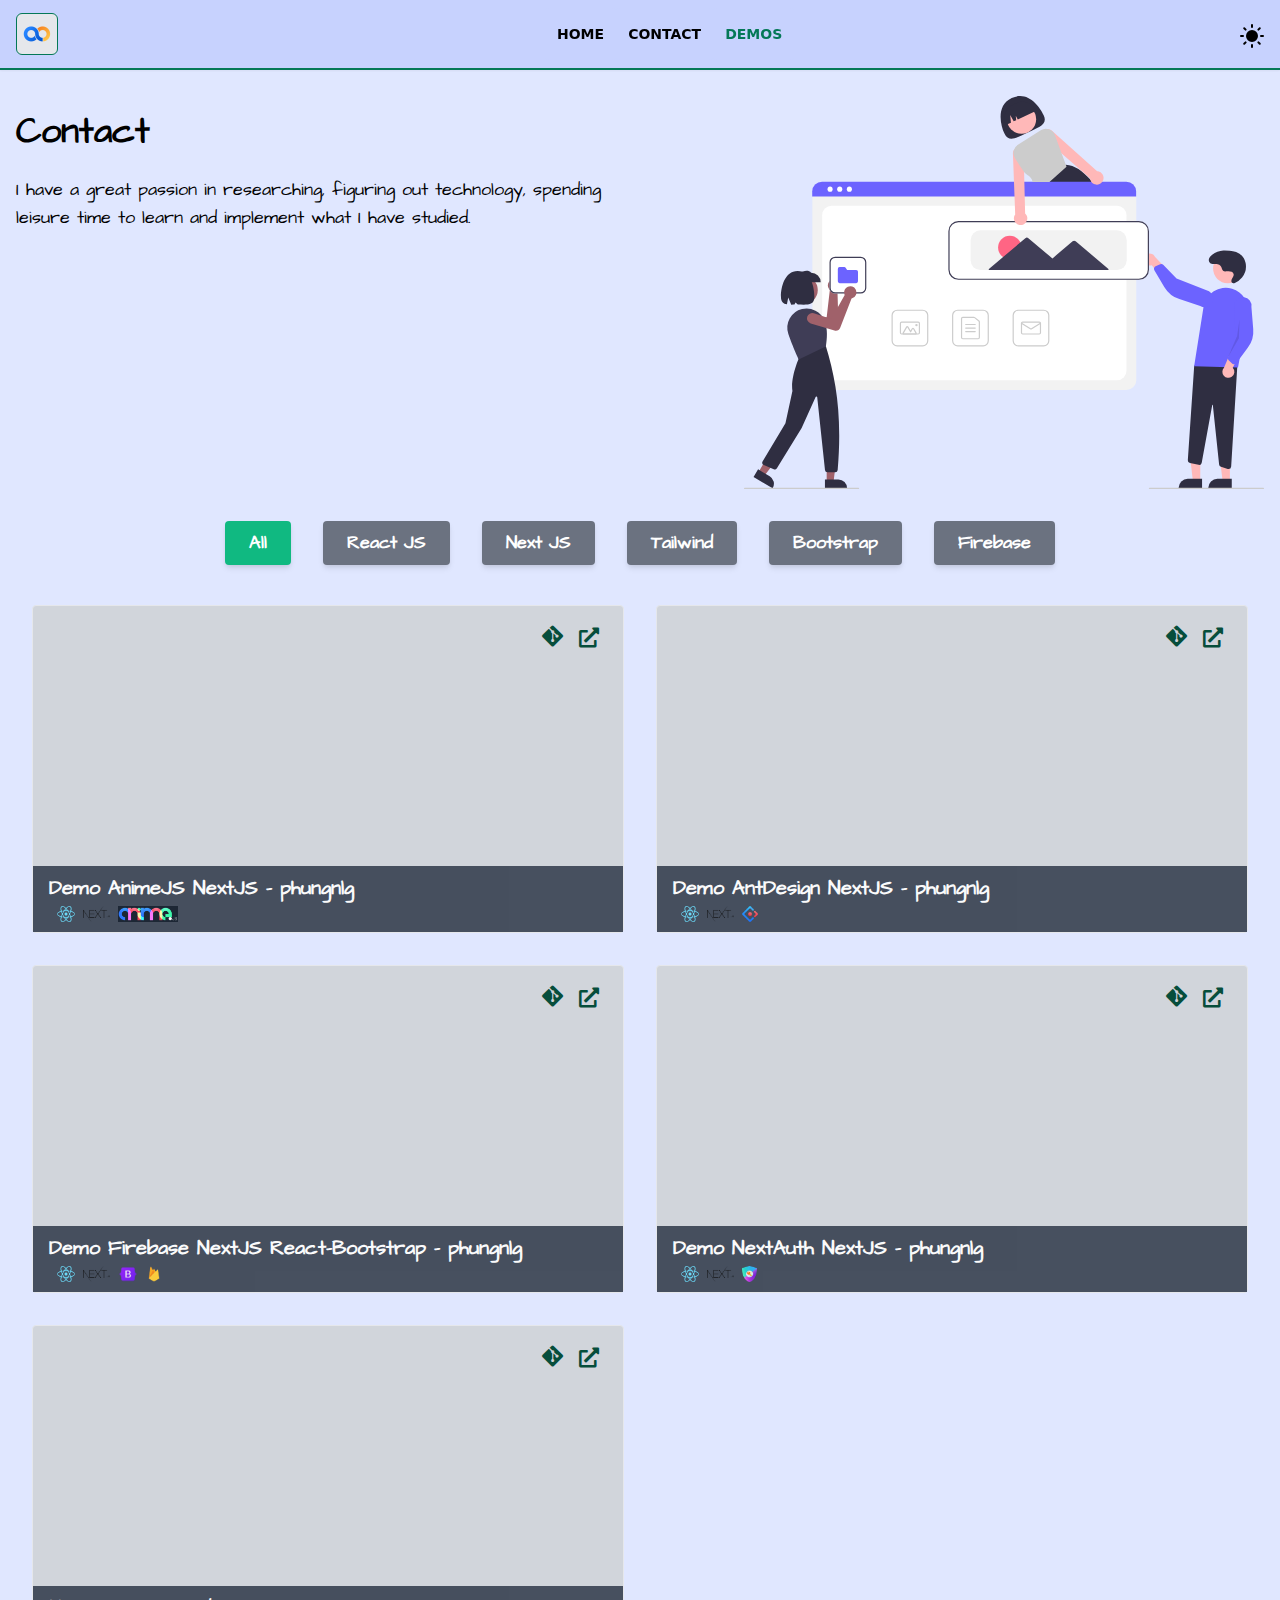
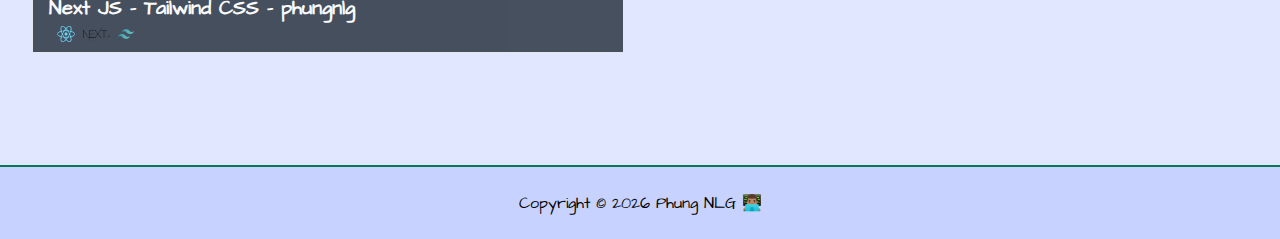
<file: demos.html>
<!DOCTYPE html><html><head><meta name="twitter:card" content="summary_large_image"/><meta name="twitter:site" content="@site"/><meta name="twitter:creator" content="@handle"/><meta property="og:url" content="https://phungnlg.github.io"/><meta property="og:type" content="website"/><meta property="og:image" content="https://res.cloudinary.com/dtltilgkm/image/upload/v1626160644/agileopsvn-be/thumb_5f18662411.jpg"/><meta property="og:image:alt" content="Phung NLG"/><meta name="viewport" content="width=device-width, initial-scale=1, shrink-to-fit=no"/><meta charSet="utf-8"/><meta name="theme-color" content="#00C58E"/><link rel="shortcut icon" href="/favicon.ico"/><link rel="preconnect" href="https://fonts.googleapis.com"/><link rel="preconnect" href="https://fonts.gstatic.com"/><link href="https://fonts.googleapis.com/css2?family=Architects+Daughter&amp;display=swap" rel="stylesheet"/><script>!function(){try {var d=document.documentElement.classList;d.remove('light','dark');var e=localStorage.getItem('theme');if(!e)return localStorage.setItem('theme','system'),d.add('system');if("system"===e){var t="(prefers-color-scheme: dark)",m=window.matchMedia(t);m.media!==t||m.matches?d.add('dark'):d.add('light')}else d.add(e)}catch(e){}}()</script><title>Demos 👨🏽‍💻 Phung NLG</title><meta name="robots" content="index,follow"/><meta name="googlebot" content="index,follow"/><meta name="description" content="I&#x27;m a passionate self-taught Full Stack Web Developer from Viet Nam"/><meta property="og:title" content="Demos 👨🏽‍💻 Phung NLG"/><meta property="og:description" content="I&#x27;m a passionate self-taught Full Stack Web Developer from Viet Nam"/><meta property="og:site_name" content="Demos"/><meta name="next-head-count" content="22"/><link rel="preload" href="/_next/static/css/d2be7fc990c42c164494.css" as="style"/><link rel="stylesheet" href="/_next/static/css/d2be7fc990c42c164494.css" data-n-g=""/><noscript data-n-css=""></noscript><link rel="preload" href="/_next/static/chunks/main-57fee46b83b7008a87af.js" as="script"/><link rel="preload" href="/_next/static/chunks/webpack-a90f731f2487e370837a.js" as="script"/><link rel="preload" href="/_next/static/chunks/framework.ce4a96022bc463719e4f.js" as="script"/><link rel="preload" href="/_next/static/chunks/20ec490d777cd08422de64297c5b53738049e73f.32ad6075172f42461b42.js" as="script"/><link rel="preload" href="/_next/static/chunks/f6078781a05fe1bcb0902d23dbbb2662c8d200b3.e938c17d6e838249113d.js" as="script"/><link rel="preload" href="/_next/static/chunks/pages/_app-4e16cff22dae9dd9cfbb.js" as="script"/><link rel="preload" href="/_next/static/chunks/7e32d1420fbe9b3a06b2b51dbf2d77b0033ec707.ef8fa9367783f7128f49.js" as="script"/><link rel="preload" href="/_next/static/chunks/pages/demos-f7d49cf1bf252272200c.js" as="script"/></head><body><div id="__next"><div class="w-full bg-indigo-100 dark:bg-gray-700 dark:text-white font-body"><header class="fixed top-0 z-10 w-full bg-indigo-200 border-b-2 border-green-700 shadow-sm dark:bg-gray-800 font-display"><div class="container flex items-center justify-between px-4 py-2 mx-auto"><a class="z-10 flex p-1 bg-gray-200 border border-green-700 rounded-md dark:bg-white" href="/"><img src="/logo.png" class="w-8 h-8 transition-colors duration-300 ease-linear"/></a><div class="text-sm flex items-center border-t-2 border-green-700 lg:border-none fixed bottom-0 left-0 z-50 w-full lg:z-0 lg:pr-8 lg:w-2/12 lg:relative"><a class="flex items-center justify-center w-full px-3 py-4 font-bold no-underline uppercase bg-indigo-200 rounded text-grey-light dark:bg-gray-800 hover:bg-green-300 dark:hover:bg-gray-500 lg:justify-start" href="/">Home</a><a class="flex items-center justify-center w-full px-3 py-4 font-bold no-underline uppercase bg-indigo-200 rounded text-grey-light dark:bg-gray-800 hover:bg-green-300 dark:hover:bg-gray-500 lg:justify-start" href="/contact">Contact</a><a class="flex items-center justify-center w-full px-3 py-4 font-bold no-underline uppercase bg-indigo-200 rounded text-grey-light dark:bg-gray-800 hover:bg-green-300 dark:hover:bg-gray-500 lg:justify-start next-active" href="/demos">Demos</a></div><div class="flex header-right"></div></div></header><main class="min-h-screen"><div class="container px-4 py-24 mx-auto"><div class="flex flex-wrap justify-between mb-4"><div class="p-4 text-center lg:w-6/12 lg:text-left sm:p-0"><h1 class="mb-6 text-3xl font-bold leading-normal xl:text-4xl lg:pt-4">Contact</h1><h3 class="mb-6 font-medium leading-relaxed xl:text-lg">I have a great passion in researching, figuring out technology, spending leisure time to learn and implement what I have studied.</h3></div><div class="w-2/3 mx-auto lg:mx-0 lg:w-5/12"><img src="/_next/static/images/demos-59182388c829b39c4fa4e58132584ee8.svg"/></div></div><div class="flex flex-wrap"><div class="w-full mb-4 text-center lg:mb-2"><button class="text:sm lg:text-lg m-2 lg:m-4 bg-orange-500 font-bold p-2 lg:p-6 py-1 lg:py-2 text-white shadow-md rounded bg-gray-500">All</button><button class="text:sm lg:text-lg m-2 lg:m-4 bg-orange-500 font-bold p-2 lg:p-6 py-1 lg:py-2 text-white shadow-md rounded bg-gray-500">React JS</button><button class="text:sm lg:text-lg m-2 lg:m-4 bg-orange-500 font-bold p-2 lg:p-6 py-1 lg:py-2 text-white shadow-md rounded bg-gray-500">Next JS</button><button class="text:sm lg:text-lg m-2 lg:m-4 bg-orange-500 font-bold p-2 lg:p-6 py-1 lg:py-2 text-white shadow-md rounded bg-gray-500">Tailwind</button><button class="text:sm lg:text-lg m-2 lg:m-4 bg-orange-500 font-bold p-2 lg:p-6 py-1 lg:py-2 text-white shadow-md rounded bg-gray-500">Bootstrap</button><button class="text:sm lg:text-lg m-2 lg:m-4 bg-orange-500 font-bold p-2 lg:p-6 py-1 lg:py-2 text-white shadow-md rounded bg-gray-500">Firebase</button></div></div><div id="portfolios-grid" class="flex flex-wrap"><div class="portfolio-item w-full lg:w-1/2 py-4 lg:px-4 cursor-pointer react-js next-js anime-js"><div class="relative block h-full bg-gray-300 bg-center bg-cover border rounded hover:bg-gray-200" style="background-image:url(https://res.cloudinary.com/dtltilgkm/image/upload/v1626162266/agileopsvn-be/demo_nextjs_animejs_0bdb41d640.jpg)"><div class="absolute top-0 right-0 mt-4 mr-4 text-green-900"><a href="https://github.com/phungnlg/demo-nextjs-animejs" target="_blank" class="p-2 text-2xl hover:text-gray-400"><i class="stackUpEl fab fa-git-alt"></i></a><a href="https://demo-nextjs-animejs.netlify.app/" target="_blank" class="p-2 text-xl hover:text-gray-400"><i class="stackUpEl fas fa-external-link-alt"></i></a></div><div class="absolute bottom-0 w-full pt-2 pl-4 text-white bg-gray-700 portfolio-item-content"><h2 class="text-xl font-bold">Demo AnimeJS NextJS - phungnlg</h2><div class="justify-center block py-1 text-sm technologies"><span class="inline-block pl-2"><img src="/technologies/react-js.png" class="h-4" alt="React JS"/></span><span class="inline-block pl-2"><img src="/technologies/next-js.png" class="h-4" alt="Next JS"/></span><span class="inline-block pl-2"><img src="/technologies/anime-js.png" class="h-4" alt="Anime JS"/></span></div></div></div></div><div class="portfolio-item w-full lg:w-1/2 py-4 lg:px-4 cursor-pointer react-js next-js ant-design"><div class="relative block h-full bg-gray-300 bg-center bg-cover border rounded hover:bg-gray-200" style="background-image:url(https://res.cloudinary.com/dtltilgkm/image/upload/v1626162267/agileopsvn-be/demo_nextjs_ant_design_d9571e6dd6.jpg)"><div class="absolute top-0 right-0 mt-4 mr-4 text-green-900"><a href="https://github.com/phungnlg/demo-nextjs-ant-design" target="_blank" class="p-2 text-2xl hover:text-gray-400"><i class="stackUpEl fab fa-git-alt"></i></a><a href="https://demo-nextjs-ant-design.netlify.app/" target="_blank" class="p-2 text-xl hover:text-gray-400"><i class="stackUpEl fas fa-external-link-alt"></i></a></div><div class="absolute bottom-0 w-full pt-2 pl-4 text-white bg-gray-700 portfolio-item-content"><h2 class="text-xl font-bold">Demo AntDesign NextJS - phungnlg</h2><div class="justify-center block py-1 text-sm technologies"><span class="inline-block pl-2"><img src="/technologies/react-js.png" class="h-4" alt="React JS"/></span><span class="inline-block pl-2"><img src="/technologies/next-js.png" class="h-4" alt="Next JS"/></span><span class="inline-block pl-2"><img src="/technologies/ant-design.png" class="h-4" alt="Ant Design"/></span></div></div></div></div><div class="portfolio-item w-full lg:w-1/2 py-4 lg:px-4 cursor-pointer react-js next-js bootstrap firebase"><div class="relative block h-full bg-gray-300 bg-center bg-cover border rounded hover:bg-gray-200" style="background-image:url(https://res.cloudinary.com/dtltilgkm/image/upload/v1626162267/agileopsvn-be/demo_firebase_nextjs_react_bootstrap_c2556b1720.jpg)"><div class="absolute top-0 right-0 mt-4 mr-4 text-green-900"><a href="https://github.com/phungnlg/demo-firebase-nextjs-react-bootstrap" target="_blank" class="p-2 text-2xl hover:text-gray-400"><i class="stackUpEl fab fa-git-alt"></i></a><a href="https://demo-firebase-nextjs-react-bootstrap.netlify.app/" target="_blank" class="p-2 text-xl hover:text-gray-400"><i class="stackUpEl fas fa-external-link-alt"></i></a></div><div class="absolute bottom-0 w-full pt-2 pl-4 text-white bg-gray-700 portfolio-item-content"><h2 class="text-xl font-bold">Demo Firebase NextJS React-Bootstrap - phungnlg</h2><div class="justify-center block py-1 text-sm technologies"><span class="inline-block pl-2"><img src="/technologies/react-js.png" class="h-4" alt="React JS"/></span><span class="inline-block pl-2"><img src="/technologies/next-js.png" class="h-4" alt="Next JS"/></span><span class="inline-block pl-2"><img src="/technologies/bootstrap.png" class="h-4" alt="Bootstrap"/></span><span class="inline-block pl-2"><img src="/technologies/firebase.png" class="h-4" alt="Firebase"/></span></div></div></div></div><div class="portfolio-item w-full lg:w-1/2 py-4 lg:px-4 cursor-pointer react-js next-js next-auth"><div class="relative block h-full bg-gray-300 bg-center bg-cover border rounded hover:bg-gray-200" style="background-image:url(https://res.cloudinary.com/dtltilgkm/image/upload/v1626162267/agileopsvn-be/demo_next_auth_c4ebb9bb8b.jpg)"><div class="absolute top-0 right-0 mt-4 mr-4 text-green-900"><a href="https://github.com/phungnlg/demo-next-auth" target="_blank" class="p-2 text-2xl hover:text-gray-400"><i class="stackUpEl fab fa-git-alt"></i></a><a href="https://demo-next-auth.vercel.app/" target="_blank" class="p-2 text-xl hover:text-gray-400"><i class="stackUpEl fas fa-external-link-alt"></i></a></div><div class="absolute bottom-0 w-full pt-2 pl-4 text-white bg-gray-700 portfolio-item-content"><h2 class="text-xl font-bold">Demo NextAuth NextJS - phungnlg</h2><div class="justify-center block py-1 text-sm technologies"><span class="inline-block pl-2"><img src="/technologies/react-js.png" class="h-4" alt="React JS"/></span><span class="inline-block pl-2"><img src="/technologies/next-js.png" class="h-4" alt="Next JS"/></span><span class="inline-block pl-2"><img src="/technologies/next-auth.png" class="h-4" alt="NextAuth"/></span></div></div></div></div><div class="portfolio-item w-full lg:w-1/2 py-4 lg:px-4 cursor-pointer react-js next-js tailwind-css"><div class="relative block h-full bg-gray-300 bg-center bg-cover border rounded hover:bg-gray-200" style="background-image:url(https://res.cloudinary.com/dtltilgkm/image/upload/v1626162267/agileopsvn-be/demo_nextjs_tailwindcss_cb43c17ad1.jpg)"><div class="absolute top-0 right-0 mt-4 mr-4 text-green-900"><a href="https://github.com/phungnlg/demo-nextjs-tailwindcss" target="_blank" class="p-2 text-2xl hover:text-gray-400"><i class="stackUpEl fab fa-git-alt"></i></a><a href="https://demo-nextjs-tailwindcss.netlify.app/" target="_blank" class="p-2 text-xl hover:text-gray-400"><i class="stackUpEl fas fa-external-link-alt"></i></a></div><div class="absolute bottom-0 w-full pt-2 pl-4 text-white bg-gray-700 portfolio-item-content"><h2 class="text-xl font-bold">Next JS - Tailwind CSS - phungnlg</h2><div class="justify-center block py-1 text-sm technologies"><span class="inline-block pl-2"><img src="/technologies/react-js.png" class="h-4" alt="React JS"/></span><span class="inline-block pl-2"><img src="/technologies/next-js.png" class="h-4" alt="Next JS"/></span><span class="inline-block pl-2"><img src="/technologies/tailwind-css.png" class="h-4" alt="Tailwind CSS"/></span></div></div></div></div></div></div></main><footer class="w-full pb-12 text-center bg-indigo-200 border-t-2 border-green-700 shadow-md dark:bg-gray-800 lg:pb-0"><div class="container px-4 py-6 mx-auto">Copyright © <!-- -->2021<!-- --> <!-- --> <a href="https://tampm.com" class="hover:text-green-500" target="_blank">Phung NLG</a> 👨🏽‍💻</div></footer></div></div><script id="__NEXT_DATA__" type="application/json">{"props":{"pageProps":{"website":{"_id":"60ed3e223b17a510a4372e10","title":"Phung NLG","description":"Hi, I'm Phung. I'm a freelancer and full-stack web developer from Vietnam","slug":"phungnlg","name":"phungnlg","custom_fields":[],"metas":[{"_id":"60ed3e223b17a510a4372e11","name":"og:title","content":"Phung NLG","__v":0,"id":"60ed3e223b17a510a4372e11"},{"_id":"60ed3e223b17a510a4372e12","name":"og:site_name","content":"Phung NLG","__v":0,"id":"60ed3e223b17a510a4372e12"},{"_id":"60ed3e223b17a510a4372e13","name":"og:description","content":"Hi, I'm Phung. I'm a freelancer and full-stack web developer from Vietnam","__v":0,"id":"60ed3e223b17a510a4372e13"},{"_id":"60ed3e223b17a510a4372e14","name":"og:url","content":"https://phungnlg.github.io","__v":0,"id":"60ed3e223b17a510a4372e14"}],"createdAt":"2021-07-13T07:17:54.489Z","updatedAt":"2021-07-13T07:17:55.197Z","__v":1,"cover":{"_id":"60ed3e053b17a510a4372e0f","name":"thumb.jpg","alternativeText":"","caption":"","hash":"thumb_5f18662411","ext":".jpg","mime":"image/jpeg","size":14.29,"width":1000,"height":563,"url":"https://res.cloudinary.com/dtltilgkm/image/upload/v1626160644/agileopsvn-be/thumb_5f18662411.jpg","provider_metadata":{"public_id":"agileopsvn-be/thumb_5f18662411","resource_type":"image"},"formats":{"thumbnail":{"name":"thumbnail_thumb.jpg","hash":"thumbnail_thumb_5f18662411","ext":".jpg","mime":"image/jpeg","width":245,"height":138,"size":2.15,"path":null,"url":"https://res.cloudinary.com/dtltilgkm/image/upload/v1626160645/agileopsvn-be/thumbnail_thumb_5f18662411.jpg","provider_metadata":{"public_id":"agileopsvn-be/thumbnail_thumb_5f18662411","resource_type":"image"}},"medium":{"name":"medium_thumb.jpg","hash":"medium_thumb_5f18662411","ext":".jpg","mime":"image/jpeg","width":750,"height":422,"size":9.37,"path":null,"url":"https://res.cloudinary.com/dtltilgkm/image/upload/v1626160645/agileopsvn-be/medium_thumb_5f18662411.jpg","provider_metadata":{"public_id":"agileopsvn-be/medium_thumb_5f18662411","resource_type":"image"}},"small":{"name":"small_thumb.jpg","hash":"small_thumb_5f18662411","ext":".jpg","mime":"image/jpeg","width":500,"height":282,"size":5.35,"path":null,"url":"https://res.cloudinary.com/dtltilgkm/image/upload/v1626160646/agileopsvn-be/small_thumb_5f18662411.jpg","provider_metadata":{"public_id":"agileopsvn-be/small_thumb_5f18662411","resource_type":"image"}}},"provider":"cloudinary","related":["60ed3e223b17a510a4372e10"],"createdAt":"2021-07-13T07:17:25.119Z","updatedAt":"2021-07-13T07:17:55.159Z","__v":0,"id":"60ed3e053b17a510a4372e0f"},"pages":[{"_id":"60ed3f053b17a510a4372e1a","title":"Home","description":"I'm a passionate self-taught Full Stack Web Developer from Viet Nam","slug":"phungnlg-home","name":"phungnlg-home","custom_fields":[{"_id":"60ed3f053b17a510a4372e1b","json":{"github":"","name":"Hi ! I'm Phung NLG","upwork":"","twitter":"","location":"I'm in Ho Chi Minh - Viet Nam","skype":"","email":"","description":"I'm a senior web developer with more than 4 years of software development experience.","job":"I'm a Full-stack web developer"},"name":"welcome","__v":0,"id":"60ed3f053b17a510a4372e1b"},{"_id":"60ed3f053b17a510a4372e1c","json":{"frontend":{"name":"FRONTEND","description":"I'm quite fullstack on web development. I can work on dilligent frontend stuffs (HTML5 | CSS3 | React)"},"backend":{"name":"BACKEND","description":"I worked with backend system: ASP.NET | Node.js | Python"},"database":{"name":"DATABASE","description":"I worked with RDBMS: SQL Server | Postgresql | Mysql) or NoSQL (MongoDb | Firebase | Redis"}},"name":"whatICanDo","__v":0,"id":"60ed3f053b17a510a4372e1c"},{"_id":"60ed4aca3b17a510a4372e5c","json":[{"icon":"fas fa-briefcase","name":"Independent Freelancer, Upwork","description":"Contracted on dozens of client projects to to build, publish and growth mobile apps to App Stores using React Native cross-platform mobile technology.","time":"July 2020 - Present"},{"icon":"fas fa-briefcase","name":"Mobile Engineer, Beesightsoft","description":"Worked well independently and on a software engineering team to develop and deliver mobile software projects for global clients in US/EU market.","time":"March 2017 - July 2020"},{"icon":"fas fa-graduation-cap","name":"Bachelor of Engineering","description":" University of Information Technology, Ho Chi Minh - Vietnam","time":"March 2013 - March 2019"}],"name":"experiences","__v":0,"id":"60ed4aca3b17a510a4372e5c"}],"metas":[],"createdAt":"2021-07-13T07:21:41.041Z","updatedAt":"2021-07-13T15:48:23.686Z","__v":1,"website":"60ed3e223b17a510a4372e10","id":"60ed3f053b17a510a4372e1a"},{"_id":"60ed3fcc3b17a510a4372e1f","title":"Contact","description":"I'm a passionate self-taught Full Stack Web Developer from Viet Nam","slug":"phungnlg-contact","name":"phungnlg-contact","custom_fields":[{"_id":"60ed3fcc3b17a510a4372e20","json":null,"name":"description","value":"A full-stack web developer based in Vietnam.\n        \u003cbr /\u003e My skills are broad, from front-end to back-end development. I enjoy each aspect, and love building web apps from start to finish, for clients all over the world.\n        \u003cbr /\u003e I'm available for remote work, if you would like to build something together.\n        \u003cbr /\u003e Let's talk about your project:\n        \u003cbr /\u003e - Email: phungnlg@gmail.com\n        \u003cbr /\u003e - Github: https://phungnlg.github.io\n        \u003cbr /\u003e - Skype: jafung97","__v":0,"id":"60ed3fcc3b17a510a4372e20"}],"metas":[],"createdAt":"2021-07-13T07:25:00.539Z","updatedAt":"2021-07-13T15:45:58.485Z","__v":1,"website":"60ed3e223b17a510a4372e10","id":"60ed3fcc3b17a510a4372e1f"},{"_id":"60ed40363b17a510a4372e22","title":"Demos","description":"I'm a passionate self-taught Full Stack Web Developer from Viet Nam","slug":"phungnlg-demos","name":"phungnlg-demos","custom_fields":[{"_id":"60ed40363b17a510a4372e23","json":[{"name":"All","slug":"*"},{"name":"React JS","slug":"react-js"},{"name":"Next JS","slug":"next-js"},{"name":"Tailwind","slug":"tailwind-css"},{"name":"Bootstrap","slug":"bootstrap"},{"name":"Firebase","slug":"firebase"}],"name":"tag_filters","__v":0,"id":"60ed40363b17a510a4372e23"},{"_id":"60ed40363b17a510a4372e24","json":null,"name":"description","value":"I have a great passion in researching, figuring out technology, spending leisure time to learn and implement what I have studied.","__v":0,"id":"60ed40363b17a510a4372e24"}],"metas":[],"createdAt":"2021-07-13T07:26:46.713Z","updatedAt":"2021-07-13T07:26:47.000Z","__v":1,"website":"60ed3e223b17a510a4372e10","id":"60ed40363b17a510a4372e22"},{"_id":"60ed408a3b17a510a4372e27","title":"Portfolios","description":"I'm a passionate self-taught Full Stack Web Developer from Viet Nam","slug":"phungnlg-portfolios","name":"phungnlg-portfolios","custom_fields":[{"_id":"60ed408a3b17a510a4372e28","json":[{"name":"All","slug":"*"},{"name":"React JS","slug":"react-js"},{"name":"Next JS","slug":"next-js"},{"name":"Tailwind","slug":"tailwind-css"},{"name":"Bootstrap","slug":"bootstrap"},{"name":"Firebase","slug":"firebase"}],"name":"tag_filters","__v":0,"id":"60ed408a3b17a510a4372e28"},{"_id":"60ed408a3b17a510a4372e29","json":null,"name":"description","value":"For the over 4 years I've been designing and developing websites. Below are some of my favorites.","__v":0,"id":"60ed408a3b17a510a4372e29"}],"metas":[],"createdAt":"2021-07-13T07:28:10.146Z","updatedAt":"2021-07-13T07:28:10.440Z","__v":1,"website":"60ed3e223b17a510a4372e10","id":"60ed408a3b17a510a4372e27"}],"portfolios":[],"demos":[{"tags":["6046827772e52a1cc0e83f2b","6046828272e52a1cc0e83f2c","604682eb72e52a1cc0e83f30"],"_id":"60ed45683b17a510a4372e40","name":"Demo AnimeJS NextJS - phungnlg","slug":"demo-anime-js-next-js-phungnlg","website_url":"https://demo-nextjs-animejs.netlify.app/","repo_url":"https://github.com/phungnlg/demo-nextjs-animejs","createdAt":"2021-07-13T07:48:56.159Z","updatedAt":"2021-07-13T07:49:14.656Z","__v":0,"cover":{"_id":"60ed445d3b17a510a4372e2d","name":"demo_nextjs_animejs.jpg","alternativeText":"","caption":"","hash":"demo_nextjs_animejs_0bdb41d640","ext":".jpg","mime":"image/jpeg","size":34.2,"width":1581,"height":800,"url":"https://res.cloudinary.com/dtltilgkm/image/upload/v1626162266/agileopsvn-be/demo_nextjs_animejs_0bdb41d640.jpg","provider_metadata":{"public_id":"agileopsvn-be/demo_nextjs_animejs_0bdb41d640","resource_type":"image"},"formats":{"thumbnail":{"name":"thumbnail_demo_nextjs_animejs.jpg","hash":"thumbnail_demo_nextjs_animejs_0bdb41d640","ext":".jpg","mime":"image/jpeg","width":245,"height":124,"size":3.25,"path":null,"url":"https://res.cloudinary.com/dtltilgkm/image/upload/v1626162267/agileopsvn-be/thumbnail_demo_nextjs_animejs_0bdb41d640.jpg","provider_metadata":{"public_id":"agileopsvn-be/thumbnail_demo_nextjs_animejs_0bdb41d640","resource_type":"image"}},"large":{"name":"large_demo_nextjs_animejs.jpg","hash":"large_demo_nextjs_animejs_0bdb41d640","ext":".jpg","mime":"image/jpeg","width":1000,"height":506,"size":18.88,"path":null,"url":"https://res.cloudinary.com/dtltilgkm/image/upload/v1626162268/agileopsvn-be/large_demo_nextjs_animejs_0bdb41d640.jpg","provider_metadata":{"public_id":"agileopsvn-be/large_demo_nextjs_animejs_0bdb41d640","resource_type":"image"}},"medium":{"name":"medium_demo_nextjs_animejs.jpg","hash":"medium_demo_nextjs_animejs_0bdb41d640","ext":".jpg","mime":"image/jpeg","width":750,"height":380,"size":12.53,"path":null,"url":"https://res.cloudinary.com/dtltilgkm/image/upload/v1626162270/agileopsvn-be/medium_demo_nextjs_animejs_0bdb41d640.jpg","provider_metadata":{"public_id":"agileopsvn-be/medium_demo_nextjs_animejs_0bdb41d640","resource_type":"image"}},"small":{"name":"small_demo_nextjs_animejs.jpg","hash":"small_demo_nextjs_animejs_0bdb41d640","ext":".jpg","mime":"image/jpeg","width":500,"height":253,"size":7.54,"path":null,"url":"https://res.cloudinary.com/dtltilgkm/image/upload/v1626162271/agileopsvn-be/small_demo_nextjs_animejs_0bdb41d640.jpg","provider_metadata":{"public_id":"agileopsvn-be/small_demo_nextjs_animejs_0bdb41d640","resource_type":"image"}}},"provider":"cloudinary","related":["604684cd72e52a1cc0e83f37","60ed45683b17a510a4372e40"],"createdAt":"2021-07-13T07:44:29.239Z","updatedAt":"2021-07-13T07:48:56.323Z","__v":0,"id":"60ed445d3b17a510a4372e2d"},"website":"60ed3e223b17a510a4372e10","description":"Demo AnimeJS NextJS","id":"60ed45683b17a510a4372e40"},{"tags":["6046827772e52a1cc0e83f2b","6046828272e52a1cc0e83f2c","604682f472e52a1cc0e83f31"],"_id":"60ed46023b17a510a4372e43","name":"Demo AntDesign NextJS - phungnlg","slug":"demo-ant-design-next-js-1","description":"Demo AntDesign NextJS","website_url":"https://demo-nextjs-ant-design.netlify.app/","repo_url":"https://github.com/phungnlg/demo-nextjs-ant-design","createdAt":"2021-07-13T07:51:30.764Z","updatedAt":"2021-07-13T07:51:30.845Z","__v":0,"cover":{"_id":"60ed445d3b17a510a4372e2f","name":"demo_nextjs_ant_design.jpg","alternativeText":"","caption":"","hash":"demo_nextjs_ant_design_d9571e6dd6","ext":".jpg","mime":"image/jpeg","size":73.13,"width":1603,"height":801,"url":"https://res.cloudinary.com/dtltilgkm/image/upload/v1626162267/agileopsvn-be/demo_nextjs_ant_design_d9571e6dd6.jpg","provider_metadata":{"public_id":"agileopsvn-be/demo_nextjs_ant_design_d9571e6dd6","resource_type":"image"},"formats":{"thumbnail":{"name":"thumbnail_demo_nextjs_ant_design.jpg","hash":"thumbnail_demo_nextjs_ant_design_d9571e6dd6","ext":".jpg","mime":"image/jpeg","width":245,"height":122,"size":4.5,"path":null,"url":"https://res.cloudinary.com/dtltilgkm/image/upload/v1626162267/agileopsvn-be/thumbnail_demo_nextjs_ant_design_d9571e6dd6.jpg","provider_metadata":{"public_id":"agileopsvn-be/thumbnail_demo_nextjs_ant_design_d9571e6dd6","resource_type":"image"}},"large":{"name":"large_demo_nextjs_ant_design.jpg","hash":"large_demo_nextjs_ant_design_d9571e6dd6","ext":".jpg","mime":"image/jpeg","width":1000,"height":500,"size":36.09,"path":null,"url":"https://res.cloudinary.com/dtltilgkm/image/upload/v1626162270/agileopsvn-be/large_demo_nextjs_ant_design_d9571e6dd6.jpg","provider_metadata":{"public_id":"agileopsvn-be/large_demo_nextjs_ant_design_d9571e6dd6","resource_type":"image"}},"medium":{"name":"medium_demo_nextjs_ant_design.jpg","hash":"medium_demo_nextjs_ant_design_d9571e6dd6","ext":".jpg","mime":"image/jpeg","width":750,"height":375,"size":23.35,"path":null,"url":"https://res.cloudinary.com/dtltilgkm/image/upload/v1626162270/agileopsvn-be/medium_demo_nextjs_ant_design_d9571e6dd6.jpg","provider_metadata":{"public_id":"agileopsvn-be/medium_demo_nextjs_ant_design_d9571e6dd6","resource_type":"image"}},"small":{"name":"small_demo_nextjs_ant_design.jpg","hash":"small_demo_nextjs_ant_design_d9571e6dd6","ext":".jpg","mime":"image/jpeg","width":500,"height":250,"size":13.13,"path":null,"url":"https://res.cloudinary.com/dtltilgkm/image/upload/v1626162271/agileopsvn-be/small_demo_nextjs_ant_design_d9571e6dd6.jpg","provider_metadata":{"public_id":"agileopsvn-be/small_demo_nextjs_ant_design_d9571e6dd6","resource_type":"image"}}},"provider":"cloudinary","related":["60ed46023b17a510a4372e43","604683f972e52a1cc0e83f34"],"createdAt":"2021-07-13T07:44:29.370Z","updatedAt":"2021-07-13T07:51:43.434Z","__v":0,"id":"60ed445d3b17a510a4372e2f"},"website":"60ed3e223b17a510a4372e10","id":"60ed46023b17a510a4372e43"},{"tags":["6046827772e52a1cc0e83f2b","6046828272e52a1cc0e83f2c","604682bc72e52a1cc0e83f2e","604682d372e52a1cc0e83f2f"],"_id":"60ed468e3b17a510a4372e47","name":"Demo Firebase NextJS React-Bootstrap - phungnlg","slug":"demo-firebase-next-js-react-bootstrap-phungnlg","description":"Demo Firebase NextJS React-Bootstrap","website_url":"https://demo-firebase-nextjs-react-bootstrap.netlify.app/","repo_url":"https://github.com/phungnlg/demo-firebase-nextjs-react-bootstrap","createdAt":"2021-07-13T07:53:50.637Z","updatedAt":"2021-07-13T07:53:50.720Z","__v":0,"cover":{"_id":"60ed445e3b17a510a4372e31","name":"demo_firebase_nextjs_react_bootstrap.jpg","alternativeText":"","caption":"","hash":"demo_firebase_nextjs_react_bootstrap_c2556b1720","ext":".jpg","mime":"image/jpeg","size":80.01,"width":1582,"height":799,"url":"https://res.cloudinary.com/dtltilgkm/image/upload/v1626162267/agileopsvn-be/demo_firebase_nextjs_react_bootstrap_c2556b1720.jpg","provider_metadata":{"public_id":"agileopsvn-be/demo_firebase_nextjs_react_bootstrap_c2556b1720","resource_type":"image"},"formats":{"thumbnail":{"name":"thumbnail_demo_firebase_nextjs_react_bootstrap.jpg","hash":"thumbnail_demo_firebase_nextjs_react_bootstrap_c2556b1720","ext":".jpg","mime":"image/jpeg","width":245,"height":124,"size":5.14,"path":null,"url":"https://res.cloudinary.com/dtltilgkm/image/upload/v1626162267/agileopsvn-be/thumbnail_demo_firebase_nextjs_react_bootstrap_c2556b1720.jpg","provider_metadata":{"public_id":"agileopsvn-be/thumbnail_demo_firebase_nextjs_react_bootstrap_c2556b1720","resource_type":"image"}},"large":{"name":"large_demo_firebase_nextjs_react_bootstrap.jpg","hash":"large_demo_firebase_nextjs_react_bootstrap_c2556b1720","ext":".jpg","mime":"image/jpeg","width":1000,"height":505,"size":42.03,"path":null,"url":"https://res.cloudinary.com/dtltilgkm/image/upload/v1626162269/agileopsvn-be/large_demo_firebase_nextjs_react_bootstrap_c2556b1720.jpg","provider_metadata":{"public_id":"agileopsvn-be/large_demo_firebase_nextjs_react_bootstrap_c2556b1720","resource_type":"image"}},"medium":{"name":"medium_demo_firebase_nextjs_react_bootstrap.jpg","hash":"medium_demo_firebase_nextjs_react_bootstrap_c2556b1720","ext":".jpg","mime":"image/jpeg","width":750,"height":379,"size":27.24,"path":null,"url":"https://res.cloudinary.com/dtltilgkm/image/upload/v1626162270/agileopsvn-be/medium_demo_firebase_nextjs_react_bootstrap_c2556b1720.jpg","provider_metadata":{"public_id":"agileopsvn-be/medium_demo_firebase_nextjs_react_bootstrap_c2556b1720","resource_type":"image"}},"small":{"name":"small_demo_firebase_nextjs_react_bootstrap.jpg","hash":"small_demo_firebase_nextjs_react_bootstrap_c2556b1720","ext":".jpg","mime":"image/jpeg","width":500,"height":253,"size":15.01,"path":null,"url":"https://res.cloudinary.com/dtltilgkm/image/upload/v1626162271/agileopsvn-be/small_demo_firebase_nextjs_react_bootstrap_c2556b1720.jpg","provider_metadata":{"public_id":"agileopsvn-be/small_demo_firebase_nextjs_react_bootstrap_c2556b1720","resource_type":"image"}}},"provider":"cloudinary","related":["604685aa72e52a1cc0e83f3d","60ed468e3b17a510a4372e47"],"createdAt":"2021-07-13T07:44:30.045Z","updatedAt":"2021-07-13T07:53:50.684Z","__v":0,"id":"60ed445e3b17a510a4372e31"},"website":"60ed3e223b17a510a4372e10","id":"60ed468e3b17a510a4372e47"},{"tags":["6046827772e52a1cc0e83f2b","6046828272e52a1cc0e83f2c","6046834472e52a1cc0e83f32"],"_id":"60ed46f63b17a510a4372e49","name":"Demo NextAuth NextJS - phungnlg","description":"Demo NextAuth NextJS","slug":"demo-next-auth-next-js-phungnlg","website_url":"https://demo-next-auth.vercel.app/","repo_url":"https://github.com/phungnlg/demo-next-auth","createdAt":"2021-07-13T07:55:34.293Z","updatedAt":"2021-07-13T07:55:34.538Z","__v":0,"cover":{"_id":"60ed445d3b17a510a4372e30","name":"demo_next_auth.jpg","alternativeText":"","caption":"","hash":"demo_next_auth_c4ebb9bb8b","ext":".jpg","mime":"image/jpeg","size":46.44,"width":1585,"height":798,"url":"https://res.cloudinary.com/dtltilgkm/image/upload/v1626162267/agileopsvn-be/demo_next_auth_c4ebb9bb8b.jpg","provider_metadata":{"public_id":"agileopsvn-be/demo_next_auth_c4ebb9bb8b","resource_type":"image"},"formats":{"thumbnail":{"name":"thumbnail_demo_next_auth.jpg","hash":"thumbnail_demo_next_auth_c4ebb9bb8b","ext":".jpg","mime":"image/jpeg","width":245,"height":123,"size":3.13,"path":null,"url":"https://res.cloudinary.com/dtltilgkm/image/upload/v1626162267/agileopsvn-be/thumbnail_demo_next_auth_c4ebb9bb8b.jpg","provider_metadata":{"public_id":"agileopsvn-be/thumbnail_demo_next_auth_c4ebb9bb8b","resource_type":"image"}},"large":{"name":"large_demo_next_auth.jpg","hash":"large_demo_next_auth_c4ebb9bb8b","ext":".jpg","mime":"image/jpeg","width":1000,"height":503,"size":24.21,"path":null,"url":"https://res.cloudinary.com/dtltilgkm/image/upload/v1626162270/agileopsvn-be/large_demo_next_auth_c4ebb9bb8b.jpg","provider_metadata":{"public_id":"agileopsvn-be/large_demo_next_auth_c4ebb9bb8b","resource_type":"image"}},"medium":{"name":"medium_demo_next_auth.jpg","hash":"medium_demo_next_auth_c4ebb9bb8b","ext":".jpg","mime":"image/jpeg","width":750,"height":378,"size":15.44,"path":null,"url":"https://res.cloudinary.com/dtltilgkm/image/upload/v1626162271/agileopsvn-be/medium_demo_next_auth_c4ebb9bb8b.jpg","provider_metadata":{"public_id":"agileopsvn-be/medium_demo_next_auth_c4ebb9bb8b","resource_type":"image"}},"small":{"name":"small_demo_next_auth.jpg","hash":"small_demo_next_auth_c4ebb9bb8b","ext":".jpg","mime":"image/jpeg","width":500,"height":252,"size":9.34,"path":null,"url":"https://res.cloudinary.com/dtltilgkm/image/upload/v1626162271/agileopsvn-be/small_demo_next_auth_c4ebb9bb8b.jpg","provider_metadata":{"public_id":"agileopsvn-be/small_demo_next_auth_c4ebb9bb8b","resource_type":"image"}}},"provider":"cloudinary","related":["60ed46f63b17a510a4372e49","6046853f72e52a1cc0e83f3a"],"createdAt":"2021-07-13T07:44:29.448Z","updatedAt":"2021-07-13T07:55:43.942Z","__v":0,"id":"60ed445d3b17a510a4372e30"},"website":"60ed3e223b17a510a4372e10","id":"60ed46f63b17a510a4372e49"},{"tags":["6046827772e52a1cc0e83f2b","6046828272e52a1cc0e83f2c","604682ad72e52a1cc0e83f2d"],"_id":"60ed47523b17a510a4372e4e","name":"Next JS - Tailwind CSS - phungnlg","description":"Next JS - Tailwind CSS","slug":"next-js-tailwind-css-phungnlg","website_url":"https://demo-nextjs-tailwindcss.netlify.app/","repo_url":"https://github.com/phungnlg/demo-nextjs-tailwindcss","createdAt":"2021-07-13T07:57:06.974Z","updatedAt":"2021-07-13T07:57:07.060Z","__v":0,"cover":{"_id":"60ed445d3b17a510a4372e2c","name":"demo_nextjs_tailwindcss.jpg","alternativeText":"","caption":"","hash":"demo_nextjs_tailwindcss_cb43c17ad1","ext":".jpg","mime":"image/jpeg","size":45.52,"width":1581,"height":798,"url":"https://res.cloudinary.com/dtltilgkm/image/upload/v1626162267/agileopsvn-be/demo_nextjs_tailwindcss_cb43c17ad1.jpg","provider_metadata":{"public_id":"agileopsvn-be/demo_nextjs_tailwindcss_cb43c17ad1","resource_type":"image"},"formats":{"thumbnail":{"name":"thumbnail_demo_nextjs_tailwindcss.jpg","hash":"thumbnail_demo_nextjs_tailwindcss_cb43c17ad1","ext":".jpg","mime":"image/jpeg","width":245,"height":124,"size":2.7,"path":null,"url":"https://res.cloudinary.com/dtltilgkm/image/upload/v1626162267/agileopsvn-be/thumbnail_demo_nextjs_tailwindcss_cb43c17ad1.jpg","provider_metadata":{"public_id":"agileopsvn-be/thumbnail_demo_nextjs_tailwindcss_cb43c17ad1","resource_type":"image"}},"large":{"name":"large_demo_nextjs_tailwindcss.jpg","hash":"large_demo_nextjs_tailwindcss_cb43c17ad1","ext":".jpg","mime":"image/jpeg","width":1000,"height":505,"size":22.91,"path":null,"url":"https://res.cloudinary.com/dtltilgkm/image/upload/v1626162269/agileopsvn-be/large_demo_nextjs_tailwindcss_cb43c17ad1.jpg","provider_metadata":{"public_id":"agileopsvn-be/large_demo_nextjs_tailwindcss_cb43c17ad1","resource_type":"image"}},"medium":{"name":"medium_demo_nextjs_tailwindcss.jpg","hash":"medium_demo_nextjs_tailwindcss_cb43c17ad1","ext":".jpg","mime":"image/jpeg","width":750,"height":379,"size":14.35,"path":null,"url":"https://res.cloudinary.com/dtltilgkm/image/upload/v1626162270/agileopsvn-be/medium_demo_nextjs_tailwindcss_cb43c17ad1.jpg","provider_metadata":{"public_id":"agileopsvn-be/medium_demo_nextjs_tailwindcss_cb43c17ad1","resource_type":"image"}},"small":{"name":"small_demo_nextjs_tailwindcss.jpg","hash":"small_demo_nextjs_tailwindcss_cb43c17ad1","ext":".jpg","mime":"image/jpeg","width":500,"height":252,"size":7.89,"path":null,"url":"https://res.cloudinary.com/dtltilgkm/image/upload/v1626162271/agileopsvn-be/small_demo_nextjs_tailwindcss_cb43c17ad1.jpg","provider_metadata":{"public_id":"agileopsvn-be/small_demo_nextjs_tailwindcss_cb43c17ad1","resource_type":"image"}}},"provider":"cloudinary","related":["6046826372e52a1cc0e83f29","60ed47523b17a510a4372e4e"],"createdAt":"2021-07-13T07:44:29.163Z","updatedAt":"2021-07-13T07:57:07.024Z","__v":0,"id":"60ed445d3b17a510a4372e2c"},"website":"60ed3e223b17a510a4372e10","id":"60ed47523b17a510a4372e4e"}],"id":"60ed3e223b17a510a4372e10"},"demos":[{"tags":[{"position":99,"_id":"6046827772e52a1cc0e83f2b","name":"React JS","slug":"react-js","createdAt":"2021-03-08T20:00:55.270Z","updatedAt":"2021-03-08T20:00:55.323Z","__v":0,"id":"6046827772e52a1cc0e83f2b"},{"position":99,"_id":"6046828272e52a1cc0e83f2c","name":"Next JS","slug":"next-js","createdAt":"2021-03-08T20:01:06.816Z","updatedAt":"2021-03-08T20:01:06.868Z","__v":0,"id":"6046828272e52a1cc0e83f2c"},{"position":99,"_id":"604682eb72e52a1cc0e83f30","name":"Anime JS","slug":"anime-js","createdAt":"2021-03-08T20:02:51.529Z","updatedAt":"2021-03-08T20:02:51.575Z","__v":0,"id":"604682eb72e52a1cc0e83f30"}],"_id":"60ed45683b17a510a4372e40","name":"Demo AnimeJS NextJS - phungnlg","slug":"demo-anime-js-next-js-phungnlg","website_url":"https://demo-nextjs-animejs.netlify.app/","repo_url":"https://github.com/phungnlg/demo-nextjs-animejs","createdAt":"2021-07-13T07:48:56.159Z","updatedAt":"2021-07-13T07:49:14.656Z","__v":0,"cover":{"_id":"60ed445d3b17a510a4372e2d","name":"demo_nextjs_animejs.jpg","alternativeText":"","caption":"","hash":"demo_nextjs_animejs_0bdb41d640","ext":".jpg","mime":"image/jpeg","size":34.2,"width":1581,"height":800,"url":"https://res.cloudinary.com/dtltilgkm/image/upload/v1626162266/agileopsvn-be/demo_nextjs_animejs_0bdb41d640.jpg","provider_metadata":{"public_id":"agileopsvn-be/demo_nextjs_animejs_0bdb41d640","resource_type":"image"},"formats":{"thumbnail":{"name":"thumbnail_demo_nextjs_animejs.jpg","hash":"thumbnail_demo_nextjs_animejs_0bdb41d640","ext":".jpg","mime":"image/jpeg","width":245,"height":124,"size":3.25,"path":null,"url":"https://res.cloudinary.com/dtltilgkm/image/upload/v1626162267/agileopsvn-be/thumbnail_demo_nextjs_animejs_0bdb41d640.jpg","provider_metadata":{"public_id":"agileopsvn-be/thumbnail_demo_nextjs_animejs_0bdb41d640","resource_type":"image"}},"large":{"name":"large_demo_nextjs_animejs.jpg","hash":"large_demo_nextjs_animejs_0bdb41d640","ext":".jpg","mime":"image/jpeg","width":1000,"height":506,"size":18.88,"path":null,"url":"https://res.cloudinary.com/dtltilgkm/image/upload/v1626162268/agileopsvn-be/large_demo_nextjs_animejs_0bdb41d640.jpg","provider_metadata":{"public_id":"agileopsvn-be/large_demo_nextjs_animejs_0bdb41d640","resource_type":"image"}},"medium":{"name":"medium_demo_nextjs_animejs.jpg","hash":"medium_demo_nextjs_animejs_0bdb41d640","ext":".jpg","mime":"image/jpeg","width":750,"height":380,"size":12.53,"path":null,"url":"https://res.cloudinary.com/dtltilgkm/image/upload/v1626162270/agileopsvn-be/medium_demo_nextjs_animejs_0bdb41d640.jpg","provider_metadata":{"public_id":"agileopsvn-be/medium_demo_nextjs_animejs_0bdb41d640","resource_type":"image"}},"small":{"name":"small_demo_nextjs_animejs.jpg","hash":"small_demo_nextjs_animejs_0bdb41d640","ext":".jpg","mime":"image/jpeg","width":500,"height":253,"size":7.54,"path":null,"url":"https://res.cloudinary.com/dtltilgkm/image/upload/v1626162271/agileopsvn-be/small_demo_nextjs_animejs_0bdb41d640.jpg","provider_metadata":{"public_id":"agileopsvn-be/small_demo_nextjs_animejs_0bdb41d640","resource_type":"image"}}},"provider":"cloudinary","related":["604684cd72e52a1cc0e83f37","60ed45683b17a510a4372e40"],"createdAt":"2021-07-13T07:44:29.239Z","updatedAt":"2021-07-13T07:48:56.323Z","__v":0,"id":"60ed445d3b17a510a4372e2d"},"website":{"_id":"60ed3e223b17a510a4372e10","title":"Phung NLG","description":"Hi, I'm Phung. I'm a freelancer and full-stack web developer from Vietnam","slug":"phungnlg","name":"phungnlg","custom_fields":[],"metas":[{"_id":"60ed3e223b17a510a4372e11","name":"og:title","content":"Phung NLG","__v":0,"id":"60ed3e223b17a510a4372e11"},{"_id":"60ed3e223b17a510a4372e12","name":"og:site_name","content":"Phung NLG","__v":0,"id":"60ed3e223b17a510a4372e12"},{"_id":"60ed3e223b17a510a4372e13","name":"og:description","content":"Hi, I'm Phung. I'm a freelancer and full-stack web developer from Vietnam","__v":0,"id":"60ed3e223b17a510a4372e13"},{"_id":"60ed3e223b17a510a4372e14","name":"og:url","content":"https://phungnlg.github.io","__v":0,"id":"60ed3e223b17a510a4372e14"}],"createdAt":"2021-07-13T07:17:54.489Z","updatedAt":"2021-07-13T07:17:55.197Z","__v":1,"cover":{"_id":"60ed3e053b17a510a4372e0f","name":"thumb.jpg","alternativeText":"","caption":"","hash":"thumb_5f18662411","ext":".jpg","mime":"image/jpeg","size":14.29,"width":1000,"height":563,"url":"https://res.cloudinary.com/dtltilgkm/image/upload/v1626160644/agileopsvn-be/thumb_5f18662411.jpg","provider_metadata":{"public_id":"agileopsvn-be/thumb_5f18662411","resource_type":"image"},"formats":{"thumbnail":{"name":"thumbnail_thumb.jpg","hash":"thumbnail_thumb_5f18662411","ext":".jpg","mime":"image/jpeg","width":245,"height":138,"size":2.15,"path":null,"url":"https://res.cloudinary.com/dtltilgkm/image/upload/v1626160645/agileopsvn-be/thumbnail_thumb_5f18662411.jpg","provider_metadata":{"public_id":"agileopsvn-be/thumbnail_thumb_5f18662411","resource_type":"image"}},"medium":{"name":"medium_thumb.jpg","hash":"medium_thumb_5f18662411","ext":".jpg","mime":"image/jpeg","width":750,"height":422,"size":9.37,"path":null,"url":"https://res.cloudinary.com/dtltilgkm/image/upload/v1626160645/agileopsvn-be/medium_thumb_5f18662411.jpg","provider_metadata":{"public_id":"agileopsvn-be/medium_thumb_5f18662411","resource_type":"image"}},"small":{"name":"small_thumb.jpg","hash":"small_thumb_5f18662411","ext":".jpg","mime":"image/jpeg","width":500,"height":282,"size":5.35,"path":null,"url":"https://res.cloudinary.com/dtltilgkm/image/upload/v1626160646/agileopsvn-be/small_thumb_5f18662411.jpg","provider_metadata":{"public_id":"agileopsvn-be/small_thumb_5f18662411","resource_type":"image"}}},"provider":"cloudinary","related":["60ed3e223b17a510a4372e10"],"createdAt":"2021-07-13T07:17:25.119Z","updatedAt":"2021-07-13T07:17:55.159Z","__v":0,"id":"60ed3e053b17a510a4372e0f"},"id":"60ed3e223b17a510a4372e10"},"description":"Demo AnimeJS NextJS","id":"60ed45683b17a510a4372e40"},{"tags":[{"position":99,"_id":"6046827772e52a1cc0e83f2b","name":"React JS","slug":"react-js","createdAt":"2021-03-08T20:00:55.270Z","updatedAt":"2021-03-08T20:00:55.323Z","__v":0,"id":"6046827772e52a1cc0e83f2b"},{"position":99,"_id":"6046828272e52a1cc0e83f2c","name":"Next JS","slug":"next-js","createdAt":"2021-03-08T20:01:06.816Z","updatedAt":"2021-03-08T20:01:06.868Z","__v":0,"id":"6046828272e52a1cc0e83f2c"},{"position":99,"_id":"604682f472e52a1cc0e83f31","name":"Ant Design","slug":"ant-design","createdAt":"2021-03-08T20:03:00.877Z","updatedAt":"2021-03-08T20:03:00.921Z","__v":0,"id":"604682f472e52a1cc0e83f31"}],"_id":"60ed46023b17a510a4372e43","name":"Demo AntDesign NextJS - phungnlg","slug":"demo-ant-design-next-js-1","description":"Demo AntDesign NextJS","website_url":"https://demo-nextjs-ant-design.netlify.app/","repo_url":"https://github.com/phungnlg/demo-nextjs-ant-design","createdAt":"2021-07-13T07:51:30.764Z","updatedAt":"2021-07-13T07:51:30.845Z","__v":0,"cover":{"_id":"60ed445d3b17a510a4372e2f","name":"demo_nextjs_ant_design.jpg","alternativeText":"","caption":"","hash":"demo_nextjs_ant_design_d9571e6dd6","ext":".jpg","mime":"image/jpeg","size":73.13,"width":1603,"height":801,"url":"https://res.cloudinary.com/dtltilgkm/image/upload/v1626162267/agileopsvn-be/demo_nextjs_ant_design_d9571e6dd6.jpg","provider_metadata":{"public_id":"agileopsvn-be/demo_nextjs_ant_design_d9571e6dd6","resource_type":"image"},"formats":{"thumbnail":{"name":"thumbnail_demo_nextjs_ant_design.jpg","hash":"thumbnail_demo_nextjs_ant_design_d9571e6dd6","ext":".jpg","mime":"image/jpeg","width":245,"height":122,"size":4.5,"path":null,"url":"https://res.cloudinary.com/dtltilgkm/image/upload/v1626162267/agileopsvn-be/thumbnail_demo_nextjs_ant_design_d9571e6dd6.jpg","provider_metadata":{"public_id":"agileopsvn-be/thumbnail_demo_nextjs_ant_design_d9571e6dd6","resource_type":"image"}},"large":{"name":"large_demo_nextjs_ant_design.jpg","hash":"large_demo_nextjs_ant_design_d9571e6dd6","ext":".jpg","mime":"image/jpeg","width":1000,"height":500,"size":36.09,"path":null,"url":"https://res.cloudinary.com/dtltilgkm/image/upload/v1626162270/agileopsvn-be/large_demo_nextjs_ant_design_d9571e6dd6.jpg","provider_metadata":{"public_id":"agileopsvn-be/large_demo_nextjs_ant_design_d9571e6dd6","resource_type":"image"}},"medium":{"name":"medium_demo_nextjs_ant_design.jpg","hash":"medium_demo_nextjs_ant_design_d9571e6dd6","ext":".jpg","mime":"image/jpeg","width":750,"height":375,"size":23.35,"path":null,"url":"https://res.cloudinary.com/dtltilgkm/image/upload/v1626162270/agileopsvn-be/medium_demo_nextjs_ant_design_d9571e6dd6.jpg","provider_metadata":{"public_id":"agileopsvn-be/medium_demo_nextjs_ant_design_d9571e6dd6","resource_type":"image"}},"small":{"name":"small_demo_nextjs_ant_design.jpg","hash":"small_demo_nextjs_ant_design_d9571e6dd6","ext":".jpg","mime":"image/jpeg","width":500,"height":250,"size":13.13,"path":null,"url":"https://res.cloudinary.com/dtltilgkm/image/upload/v1626162271/agileopsvn-be/small_demo_nextjs_ant_design_d9571e6dd6.jpg","provider_metadata":{"public_id":"agileopsvn-be/small_demo_nextjs_ant_design_d9571e6dd6","resource_type":"image"}}},"provider":"cloudinary","related":["60ed46023b17a510a4372e43","604683f972e52a1cc0e83f34"],"createdAt":"2021-07-13T07:44:29.370Z","updatedAt":"2021-07-13T07:51:43.434Z","__v":0,"id":"60ed445d3b17a510a4372e2f"},"website":{"_id":"60ed3e223b17a510a4372e10","title":"Phung NLG","description":"Hi, I'm Phung. I'm a freelancer and full-stack web developer from Vietnam","slug":"phungnlg","name":"phungnlg","custom_fields":[],"metas":[{"_id":"60ed3e223b17a510a4372e11","name":"og:title","content":"Phung NLG","__v":0,"id":"60ed3e223b17a510a4372e11"},{"_id":"60ed3e223b17a510a4372e12","name":"og:site_name","content":"Phung NLG","__v":0,"id":"60ed3e223b17a510a4372e12"},{"_id":"60ed3e223b17a510a4372e13","name":"og:description","content":"Hi, I'm Phung. I'm a freelancer and full-stack web developer from Vietnam","__v":0,"id":"60ed3e223b17a510a4372e13"},{"_id":"60ed3e223b17a510a4372e14","name":"og:url","content":"https://phungnlg.github.io","__v":0,"id":"60ed3e223b17a510a4372e14"}],"createdAt":"2021-07-13T07:17:54.489Z","updatedAt":"2021-07-13T07:17:55.197Z","__v":1,"cover":{"_id":"60ed3e053b17a510a4372e0f","name":"thumb.jpg","alternativeText":"","caption":"","hash":"thumb_5f18662411","ext":".jpg","mime":"image/jpeg","size":14.29,"width":1000,"height":563,"url":"https://res.cloudinary.com/dtltilgkm/image/upload/v1626160644/agileopsvn-be/thumb_5f18662411.jpg","provider_metadata":{"public_id":"agileopsvn-be/thumb_5f18662411","resource_type":"image"},"formats":{"thumbnail":{"name":"thumbnail_thumb.jpg","hash":"thumbnail_thumb_5f18662411","ext":".jpg","mime":"image/jpeg","width":245,"height":138,"size":2.15,"path":null,"url":"https://res.cloudinary.com/dtltilgkm/image/upload/v1626160645/agileopsvn-be/thumbnail_thumb_5f18662411.jpg","provider_metadata":{"public_id":"agileopsvn-be/thumbnail_thumb_5f18662411","resource_type":"image"}},"medium":{"name":"medium_thumb.jpg","hash":"medium_thumb_5f18662411","ext":".jpg","mime":"image/jpeg","width":750,"height":422,"size":9.37,"path":null,"url":"https://res.cloudinary.com/dtltilgkm/image/upload/v1626160645/agileopsvn-be/medium_thumb_5f18662411.jpg","provider_metadata":{"public_id":"agileopsvn-be/medium_thumb_5f18662411","resource_type":"image"}},"small":{"name":"small_thumb.jpg","hash":"small_thumb_5f18662411","ext":".jpg","mime":"image/jpeg","width":500,"height":282,"size":5.35,"path":null,"url":"https://res.cloudinary.com/dtltilgkm/image/upload/v1626160646/agileopsvn-be/small_thumb_5f18662411.jpg","provider_metadata":{"public_id":"agileopsvn-be/small_thumb_5f18662411","resource_type":"image"}}},"provider":"cloudinary","related":["60ed3e223b17a510a4372e10"],"createdAt":"2021-07-13T07:17:25.119Z","updatedAt":"2021-07-13T07:17:55.159Z","__v":0,"id":"60ed3e053b17a510a4372e0f"},"id":"60ed3e223b17a510a4372e10"},"id":"60ed46023b17a510a4372e43"},{"tags":[{"position":99,"_id":"6046827772e52a1cc0e83f2b","name":"React JS","slug":"react-js","createdAt":"2021-03-08T20:00:55.270Z","updatedAt":"2021-03-08T20:00:55.323Z","__v":0,"id":"6046827772e52a1cc0e83f2b"},{"position":99,"_id":"6046828272e52a1cc0e83f2c","name":"Next JS","slug":"next-js","createdAt":"2021-03-08T20:01:06.816Z","updatedAt":"2021-03-08T20:01:06.868Z","__v":0,"id":"6046828272e52a1cc0e83f2c"},{"position":99,"_id":"604682bc72e52a1cc0e83f2e","name":"Bootstrap","slug":"bootstrap","createdAt":"2021-03-08T20:02:04.984Z","updatedAt":"2021-03-08T20:02:05.029Z","__v":0,"id":"604682bc72e52a1cc0e83f2e"},{"position":99,"_id":"604682d372e52a1cc0e83f2f","name":"Firebase","slug":"firebase","createdAt":"2021-03-08T20:02:27.152Z","updatedAt":"2021-03-08T20:02:27.195Z","__v":0,"id":"604682d372e52a1cc0e83f2f"}],"_id":"60ed468e3b17a510a4372e47","name":"Demo Firebase NextJS React-Bootstrap - phungnlg","slug":"demo-firebase-next-js-react-bootstrap-phungnlg","description":"Demo Firebase NextJS React-Bootstrap","website_url":"https://demo-firebase-nextjs-react-bootstrap.netlify.app/","repo_url":"https://github.com/phungnlg/demo-firebase-nextjs-react-bootstrap","createdAt":"2021-07-13T07:53:50.637Z","updatedAt":"2021-07-13T07:53:50.720Z","__v":0,"cover":{"_id":"60ed445e3b17a510a4372e31","name":"demo_firebase_nextjs_react_bootstrap.jpg","alternativeText":"","caption":"","hash":"demo_firebase_nextjs_react_bootstrap_c2556b1720","ext":".jpg","mime":"image/jpeg","size":80.01,"width":1582,"height":799,"url":"https://res.cloudinary.com/dtltilgkm/image/upload/v1626162267/agileopsvn-be/demo_firebase_nextjs_react_bootstrap_c2556b1720.jpg","provider_metadata":{"public_id":"agileopsvn-be/demo_firebase_nextjs_react_bootstrap_c2556b1720","resource_type":"image"},"formats":{"thumbnail":{"name":"thumbnail_demo_firebase_nextjs_react_bootstrap.jpg","hash":"thumbnail_demo_firebase_nextjs_react_bootstrap_c2556b1720","ext":".jpg","mime":"image/jpeg","width":245,"height":124,"size":5.14,"path":null,"url":"https://res.cloudinary.com/dtltilgkm/image/upload/v1626162267/agileopsvn-be/thumbnail_demo_firebase_nextjs_react_bootstrap_c2556b1720.jpg","provider_metadata":{"public_id":"agileopsvn-be/thumbnail_demo_firebase_nextjs_react_bootstrap_c2556b1720","resource_type":"image"}},"large":{"name":"large_demo_firebase_nextjs_react_bootstrap.jpg","hash":"large_demo_firebase_nextjs_react_bootstrap_c2556b1720","ext":".jpg","mime":"image/jpeg","width":1000,"height":505,"size":42.03,"path":null,"url":"https://res.cloudinary.com/dtltilgkm/image/upload/v1626162269/agileopsvn-be/large_demo_firebase_nextjs_react_bootstrap_c2556b1720.jpg","provider_metadata":{"public_id":"agileopsvn-be/large_demo_firebase_nextjs_react_bootstrap_c2556b1720","resource_type":"image"}},"medium":{"name":"medium_demo_firebase_nextjs_react_bootstrap.jpg","hash":"medium_demo_firebase_nextjs_react_bootstrap_c2556b1720","ext":".jpg","mime":"image/jpeg","width":750,"height":379,"size":27.24,"path":null,"url":"https://res.cloudinary.com/dtltilgkm/image/upload/v1626162270/agileopsvn-be/medium_demo_firebase_nextjs_react_bootstrap_c2556b1720.jpg","provider_metadata":{"public_id":"agileopsvn-be/medium_demo_firebase_nextjs_react_bootstrap_c2556b1720","resource_type":"image"}},"small":{"name":"small_demo_firebase_nextjs_react_bootstrap.jpg","hash":"small_demo_firebase_nextjs_react_bootstrap_c2556b1720","ext":".jpg","mime":"image/jpeg","width":500,"height":253,"size":15.01,"path":null,"url":"https://res.cloudinary.com/dtltilgkm/image/upload/v1626162271/agileopsvn-be/small_demo_firebase_nextjs_react_bootstrap_c2556b1720.jpg","provider_metadata":{"public_id":"agileopsvn-be/small_demo_firebase_nextjs_react_bootstrap_c2556b1720","resource_type":"image"}}},"provider":"cloudinary","related":["604685aa72e52a1cc0e83f3d","60ed468e3b17a510a4372e47"],"createdAt":"2021-07-13T07:44:30.045Z","updatedAt":"2021-07-13T07:53:50.684Z","__v":0,"id":"60ed445e3b17a510a4372e31"},"website":{"_id":"60ed3e223b17a510a4372e10","title":"Phung NLG","description":"Hi, I'm Phung. I'm a freelancer and full-stack web developer from Vietnam","slug":"phungnlg","name":"phungnlg","custom_fields":[],"metas":[{"_id":"60ed3e223b17a510a4372e11","name":"og:title","content":"Phung NLG","__v":0,"id":"60ed3e223b17a510a4372e11"},{"_id":"60ed3e223b17a510a4372e12","name":"og:site_name","content":"Phung NLG","__v":0,"id":"60ed3e223b17a510a4372e12"},{"_id":"60ed3e223b17a510a4372e13","name":"og:description","content":"Hi, I'm Phung. I'm a freelancer and full-stack web developer from Vietnam","__v":0,"id":"60ed3e223b17a510a4372e13"},{"_id":"60ed3e223b17a510a4372e14","name":"og:url","content":"https://phungnlg.github.io","__v":0,"id":"60ed3e223b17a510a4372e14"}],"createdAt":"2021-07-13T07:17:54.489Z","updatedAt":"2021-07-13T07:17:55.197Z","__v":1,"cover":{"_id":"60ed3e053b17a510a4372e0f","name":"thumb.jpg","alternativeText":"","caption":"","hash":"thumb_5f18662411","ext":".jpg","mime":"image/jpeg","size":14.29,"width":1000,"height":563,"url":"https://res.cloudinary.com/dtltilgkm/image/upload/v1626160644/agileopsvn-be/thumb_5f18662411.jpg","provider_metadata":{"public_id":"agileopsvn-be/thumb_5f18662411","resource_type":"image"},"formats":{"thumbnail":{"name":"thumbnail_thumb.jpg","hash":"thumbnail_thumb_5f18662411","ext":".jpg","mime":"image/jpeg","width":245,"height":138,"size":2.15,"path":null,"url":"https://res.cloudinary.com/dtltilgkm/image/upload/v1626160645/agileopsvn-be/thumbnail_thumb_5f18662411.jpg","provider_metadata":{"public_id":"agileopsvn-be/thumbnail_thumb_5f18662411","resource_type":"image"}},"medium":{"name":"medium_thumb.jpg","hash":"medium_thumb_5f18662411","ext":".jpg","mime":"image/jpeg","width":750,"height":422,"size":9.37,"path":null,"url":"https://res.cloudinary.com/dtltilgkm/image/upload/v1626160645/agileopsvn-be/medium_thumb_5f18662411.jpg","provider_metadata":{"public_id":"agileopsvn-be/medium_thumb_5f18662411","resource_type":"image"}},"small":{"name":"small_thumb.jpg","hash":"small_thumb_5f18662411","ext":".jpg","mime":"image/jpeg","width":500,"height":282,"size":5.35,"path":null,"url":"https://res.cloudinary.com/dtltilgkm/image/upload/v1626160646/agileopsvn-be/small_thumb_5f18662411.jpg","provider_metadata":{"public_id":"agileopsvn-be/small_thumb_5f18662411","resource_type":"image"}}},"provider":"cloudinary","related":["60ed3e223b17a510a4372e10"],"createdAt":"2021-07-13T07:17:25.119Z","updatedAt":"2021-07-13T07:17:55.159Z","__v":0,"id":"60ed3e053b17a510a4372e0f"},"id":"60ed3e223b17a510a4372e10"},"id":"60ed468e3b17a510a4372e47"},{"tags":[{"position":99,"_id":"6046827772e52a1cc0e83f2b","name":"React JS","slug":"react-js","createdAt":"2021-03-08T20:00:55.270Z","updatedAt":"2021-03-08T20:00:55.323Z","__v":0,"id":"6046827772e52a1cc0e83f2b"},{"position":99,"_id":"6046828272e52a1cc0e83f2c","name":"Next JS","slug":"next-js","createdAt":"2021-03-08T20:01:06.816Z","updatedAt":"2021-03-08T20:01:06.868Z","__v":0,"id":"6046828272e52a1cc0e83f2c"},{"position":99,"_id":"6046834472e52a1cc0e83f32","name":"NextAuth","slug":"next-auth","createdAt":"2021-03-08T20:04:20.522Z","updatedAt":"2021-03-08T20:04:20.565Z","__v":0,"id":"6046834472e52a1cc0e83f32"}],"_id":"60ed46f63b17a510a4372e49","name":"Demo NextAuth NextJS - phungnlg","description":"Demo NextAuth NextJS","slug":"demo-next-auth-next-js-phungnlg","website_url":"https://demo-next-auth.vercel.app/","repo_url":"https://github.com/phungnlg/demo-next-auth","createdAt":"2021-07-13T07:55:34.293Z","updatedAt":"2021-07-13T07:55:34.538Z","__v":0,"cover":{"_id":"60ed445d3b17a510a4372e30","name":"demo_next_auth.jpg","alternativeText":"","caption":"","hash":"demo_next_auth_c4ebb9bb8b","ext":".jpg","mime":"image/jpeg","size":46.44,"width":1585,"height":798,"url":"https://res.cloudinary.com/dtltilgkm/image/upload/v1626162267/agileopsvn-be/demo_next_auth_c4ebb9bb8b.jpg","provider_metadata":{"public_id":"agileopsvn-be/demo_next_auth_c4ebb9bb8b","resource_type":"image"},"formats":{"thumbnail":{"name":"thumbnail_demo_next_auth.jpg","hash":"thumbnail_demo_next_auth_c4ebb9bb8b","ext":".jpg","mime":"image/jpeg","width":245,"height":123,"size":3.13,"path":null,"url":"https://res.cloudinary.com/dtltilgkm/image/upload/v1626162267/agileopsvn-be/thumbnail_demo_next_auth_c4ebb9bb8b.jpg","provider_metadata":{"public_id":"agileopsvn-be/thumbnail_demo_next_auth_c4ebb9bb8b","resource_type":"image"}},"large":{"name":"large_demo_next_auth.jpg","hash":"large_demo_next_auth_c4ebb9bb8b","ext":".jpg","mime":"image/jpeg","width":1000,"height":503,"size":24.21,"path":null,"url":"https://res.cloudinary.com/dtltilgkm/image/upload/v1626162270/agileopsvn-be/large_demo_next_auth_c4ebb9bb8b.jpg","provider_metadata":{"public_id":"agileopsvn-be/large_demo_next_auth_c4ebb9bb8b","resource_type":"image"}},"medium":{"name":"medium_demo_next_auth.jpg","hash":"medium_demo_next_auth_c4ebb9bb8b","ext":".jpg","mime":"image/jpeg","width":750,"height":378,"size":15.44,"path":null,"url":"https://res.cloudinary.com/dtltilgkm/image/upload/v1626162271/agileopsvn-be/medium_demo_next_auth_c4ebb9bb8b.jpg","provider_metadata":{"public_id":"agileopsvn-be/medium_demo_next_auth_c4ebb9bb8b","resource_type":"image"}},"small":{"name":"small_demo_next_auth.jpg","hash":"small_demo_next_auth_c4ebb9bb8b","ext":".jpg","mime":"image/jpeg","width":500,"height":252,"size":9.34,"path":null,"url":"https://res.cloudinary.com/dtltilgkm/image/upload/v1626162271/agileopsvn-be/small_demo_next_auth_c4ebb9bb8b.jpg","provider_metadata":{"public_id":"agileopsvn-be/small_demo_next_auth_c4ebb9bb8b","resource_type":"image"}}},"provider":"cloudinary","related":["60ed46f63b17a510a4372e49","6046853f72e52a1cc0e83f3a"],"createdAt":"2021-07-13T07:44:29.448Z","updatedAt":"2021-07-13T07:55:43.942Z","__v":0,"id":"60ed445d3b17a510a4372e30"},"website":{"_id":"60ed3e223b17a510a4372e10","title":"Phung NLG","description":"Hi, I'm Phung. I'm a freelancer and full-stack web developer from Vietnam","slug":"phungnlg","name":"phungnlg","custom_fields":[],"metas":[{"_id":"60ed3e223b17a510a4372e11","name":"og:title","content":"Phung NLG","__v":0,"id":"60ed3e223b17a510a4372e11"},{"_id":"60ed3e223b17a510a4372e12","name":"og:site_name","content":"Phung NLG","__v":0,"id":"60ed3e223b17a510a4372e12"},{"_id":"60ed3e223b17a510a4372e13","name":"og:description","content":"Hi, I'm Phung. I'm a freelancer and full-stack web developer from Vietnam","__v":0,"id":"60ed3e223b17a510a4372e13"},{"_id":"60ed3e223b17a510a4372e14","name":"og:url","content":"https://phungnlg.github.io","__v":0,"id":"60ed3e223b17a510a4372e14"}],"createdAt":"2021-07-13T07:17:54.489Z","updatedAt":"2021-07-13T07:17:55.197Z","__v":1,"cover":{"_id":"60ed3e053b17a510a4372e0f","name":"thumb.jpg","alternativeText":"","caption":"","hash":"thumb_5f18662411","ext":".jpg","mime":"image/jpeg","size":14.29,"width":1000,"height":563,"url":"https://res.cloudinary.com/dtltilgkm/image/upload/v1626160644/agileopsvn-be/thumb_5f18662411.jpg","provider_metadata":{"public_id":"agileopsvn-be/thumb_5f18662411","resource_type":"image"},"formats":{"thumbnail":{"name":"thumbnail_thumb.jpg","hash":"thumbnail_thumb_5f18662411","ext":".jpg","mime":"image/jpeg","width":245,"height":138,"size":2.15,"path":null,"url":"https://res.cloudinary.com/dtltilgkm/image/upload/v1626160645/agileopsvn-be/thumbnail_thumb_5f18662411.jpg","provider_metadata":{"public_id":"agileopsvn-be/thumbnail_thumb_5f18662411","resource_type":"image"}},"medium":{"name":"medium_thumb.jpg","hash":"medium_thumb_5f18662411","ext":".jpg","mime":"image/jpeg","width":750,"height":422,"size":9.37,"path":null,"url":"https://res.cloudinary.com/dtltilgkm/image/upload/v1626160645/agileopsvn-be/medium_thumb_5f18662411.jpg","provider_metadata":{"public_id":"agileopsvn-be/medium_thumb_5f18662411","resource_type":"image"}},"small":{"name":"small_thumb.jpg","hash":"small_thumb_5f18662411","ext":".jpg","mime":"image/jpeg","width":500,"height":282,"size":5.35,"path":null,"url":"https://res.cloudinary.com/dtltilgkm/image/upload/v1626160646/agileopsvn-be/small_thumb_5f18662411.jpg","provider_metadata":{"public_id":"agileopsvn-be/small_thumb_5f18662411","resource_type":"image"}}},"provider":"cloudinary","related":["60ed3e223b17a510a4372e10"],"createdAt":"2021-07-13T07:17:25.119Z","updatedAt":"2021-07-13T07:17:55.159Z","__v":0,"id":"60ed3e053b17a510a4372e0f"},"id":"60ed3e223b17a510a4372e10"},"id":"60ed46f63b17a510a4372e49"},{"tags":[{"position":99,"_id":"6046827772e52a1cc0e83f2b","name":"React JS","slug":"react-js","createdAt":"2021-03-08T20:00:55.270Z","updatedAt":"2021-03-08T20:00:55.323Z","__v":0,"id":"6046827772e52a1cc0e83f2b"},{"position":99,"_id":"6046828272e52a1cc0e83f2c","name":"Next JS","slug":"next-js","createdAt":"2021-03-08T20:01:06.816Z","updatedAt":"2021-03-08T20:01:06.868Z","__v":0,"id":"6046828272e52a1cc0e83f2c"},{"position":99,"_id":"604682ad72e52a1cc0e83f2d","name":"Tailwind CSS","slug":"tailwind-css","createdAt":"2021-03-08T20:01:49.125Z","updatedAt":"2021-03-08T20:01:49.178Z","__v":0,"id":"604682ad72e52a1cc0e83f2d"}],"_id":"60ed47523b17a510a4372e4e","name":"Next JS - Tailwind CSS - phungnlg","description":"Next JS - Tailwind CSS","slug":"next-js-tailwind-css-phungnlg","website_url":"https://demo-nextjs-tailwindcss.netlify.app/","repo_url":"https://github.com/phungnlg/demo-nextjs-tailwindcss","createdAt":"2021-07-13T07:57:06.974Z","updatedAt":"2021-07-13T07:57:07.060Z","__v":0,"cover":{"_id":"60ed445d3b17a510a4372e2c","name":"demo_nextjs_tailwindcss.jpg","alternativeText":"","caption":"","hash":"demo_nextjs_tailwindcss_cb43c17ad1","ext":".jpg","mime":"image/jpeg","size":45.52,"width":1581,"height":798,"url":"https://res.cloudinary.com/dtltilgkm/image/upload/v1626162267/agileopsvn-be/demo_nextjs_tailwindcss_cb43c17ad1.jpg","provider_metadata":{"public_id":"agileopsvn-be/demo_nextjs_tailwindcss_cb43c17ad1","resource_type":"image"},"formats":{"thumbnail":{"name":"thumbnail_demo_nextjs_tailwindcss.jpg","hash":"thumbnail_demo_nextjs_tailwindcss_cb43c17ad1","ext":".jpg","mime":"image/jpeg","width":245,"height":124,"size":2.7,"path":null,"url":"https://res.cloudinary.com/dtltilgkm/image/upload/v1626162267/agileopsvn-be/thumbnail_demo_nextjs_tailwindcss_cb43c17ad1.jpg","provider_metadata":{"public_id":"agileopsvn-be/thumbnail_demo_nextjs_tailwindcss_cb43c17ad1","resource_type":"image"}},"large":{"name":"large_demo_nextjs_tailwindcss.jpg","hash":"large_demo_nextjs_tailwindcss_cb43c17ad1","ext":".jpg","mime":"image/jpeg","width":1000,"height":505,"size":22.91,"path":null,"url":"https://res.cloudinary.com/dtltilgkm/image/upload/v1626162269/agileopsvn-be/large_demo_nextjs_tailwindcss_cb43c17ad1.jpg","provider_metadata":{"public_id":"agileopsvn-be/large_demo_nextjs_tailwindcss_cb43c17ad1","resource_type":"image"}},"medium":{"name":"medium_demo_nextjs_tailwindcss.jpg","hash":"medium_demo_nextjs_tailwindcss_cb43c17ad1","ext":".jpg","mime":"image/jpeg","width":750,"height":379,"size":14.35,"path":null,"url":"https://res.cloudinary.com/dtltilgkm/image/upload/v1626162270/agileopsvn-be/medium_demo_nextjs_tailwindcss_cb43c17ad1.jpg","provider_metadata":{"public_id":"agileopsvn-be/medium_demo_nextjs_tailwindcss_cb43c17ad1","resource_type":"image"}},"small":{"name":"small_demo_nextjs_tailwindcss.jpg","hash":"small_demo_nextjs_tailwindcss_cb43c17ad1","ext":".jpg","mime":"image/jpeg","width":500,"height":252,"size":7.89,"path":null,"url":"https://res.cloudinary.com/dtltilgkm/image/upload/v1626162271/agileopsvn-be/small_demo_nextjs_tailwindcss_cb43c17ad1.jpg","provider_metadata":{"public_id":"agileopsvn-be/small_demo_nextjs_tailwindcss_cb43c17ad1","resource_type":"image"}}},"provider":"cloudinary","related":["6046826372e52a1cc0e83f29","60ed47523b17a510a4372e4e"],"createdAt":"2021-07-13T07:44:29.163Z","updatedAt":"2021-07-13T07:57:07.024Z","__v":0,"id":"60ed445d3b17a510a4372e2c"},"website":{"_id":"60ed3e223b17a510a4372e10","title":"Phung NLG","description":"Hi, I'm Phung. I'm a freelancer and full-stack web developer from Vietnam","slug":"phungnlg","name":"phungnlg","custom_fields":[],"metas":[{"_id":"60ed3e223b17a510a4372e11","name":"og:title","content":"Phung NLG","__v":0,"id":"60ed3e223b17a510a4372e11"},{"_id":"60ed3e223b17a510a4372e12","name":"og:site_name","content":"Phung NLG","__v":0,"id":"60ed3e223b17a510a4372e12"},{"_id":"60ed3e223b17a510a4372e13","name":"og:description","content":"Hi, I'm Phung. I'm a freelancer and full-stack web developer from Vietnam","__v":0,"id":"60ed3e223b17a510a4372e13"},{"_id":"60ed3e223b17a510a4372e14","name":"og:url","content":"https://phungnlg.github.io","__v":0,"id":"60ed3e223b17a510a4372e14"}],"createdAt":"2021-07-13T07:17:54.489Z","updatedAt":"2021-07-13T07:17:55.197Z","__v":1,"cover":{"_id":"60ed3e053b17a510a4372e0f","name":"thumb.jpg","alternativeText":"","caption":"","hash":"thumb_5f18662411","ext":".jpg","mime":"image/jpeg","size":14.29,"width":1000,"height":563,"url":"https://res.cloudinary.com/dtltilgkm/image/upload/v1626160644/agileopsvn-be/thumb_5f18662411.jpg","provider_metadata":{"public_id":"agileopsvn-be/thumb_5f18662411","resource_type":"image"},"formats":{"thumbnail":{"name":"thumbnail_thumb.jpg","hash":"thumbnail_thumb_5f18662411","ext":".jpg","mime":"image/jpeg","width":245,"height":138,"size":2.15,"path":null,"url":"https://res.cloudinary.com/dtltilgkm/image/upload/v1626160645/agileopsvn-be/thumbnail_thumb_5f18662411.jpg","provider_metadata":{"public_id":"agileopsvn-be/thumbnail_thumb_5f18662411","resource_type":"image"}},"medium":{"name":"medium_thumb.jpg","hash":"medium_thumb_5f18662411","ext":".jpg","mime":"image/jpeg","width":750,"height":422,"size":9.37,"path":null,"url":"https://res.cloudinary.com/dtltilgkm/image/upload/v1626160645/agileopsvn-be/medium_thumb_5f18662411.jpg","provider_metadata":{"public_id":"agileopsvn-be/medium_thumb_5f18662411","resource_type":"image"}},"small":{"name":"small_thumb.jpg","hash":"small_thumb_5f18662411","ext":".jpg","mime":"image/jpeg","width":500,"height":282,"size":5.35,"path":null,"url":"https://res.cloudinary.com/dtltilgkm/image/upload/v1626160646/agileopsvn-be/small_thumb_5f18662411.jpg","provider_metadata":{"public_id":"agileopsvn-be/small_thumb_5f18662411","resource_type":"image"}}},"provider":"cloudinary","related":["60ed3e223b17a510a4372e10"],"createdAt":"2021-07-13T07:17:25.119Z","updatedAt":"2021-07-13T07:17:55.159Z","__v":0,"id":"60ed3e053b17a510a4372e0f"},"id":"60ed3e223b17a510a4372e10"},"id":"60ed47523b17a510a4372e4e"}]},"__N_SSG":true},"page":"/demos","query":{},"buildId":"Txya4kr53oDj5pbbAK0C-","nextExport":false,"isFallback":false,"gsp":true}</script><script nomodule="" src="/_next/static/chunks/polyfills-6f7c72e370684550d611.js"></script><script src="/_next/static/chunks/main-57fee46b83b7008a87af.js" async=""></script><script src="/_next/static/chunks/webpack-a90f731f2487e370837a.js" async=""></script><script src="/_next/static/chunks/framework.ce4a96022bc463719e4f.js" async=""></script><script src="/_next/static/chunks/20ec490d777cd08422de64297c5b53738049e73f.32ad6075172f42461b42.js" async=""></script><script src="/_next/static/chunks/f6078781a05fe1bcb0902d23dbbb2662c8d200b3.e938c17d6e838249113d.js" async=""></script><script src="/_next/static/chunks/pages/_app-4e16cff22dae9dd9cfbb.js" async=""></script><script src="/_next/static/chunks/7e32d1420fbe9b3a06b2b51dbf2d77b0033ec707.ef8fa9367783f7128f49.js" async=""></script><script src="/_next/static/chunks/pages/demos-f7d49cf1bf252272200c.js" async=""></script><script src="/_next/static/Txya4kr53oDj5pbbAK0C-/_buildManifest.js" async=""></script><script src="/_next/static/Txya4kr53oDj5pbbAK0C-/_ssgManifest.js" async=""></script></body></html>
</file>
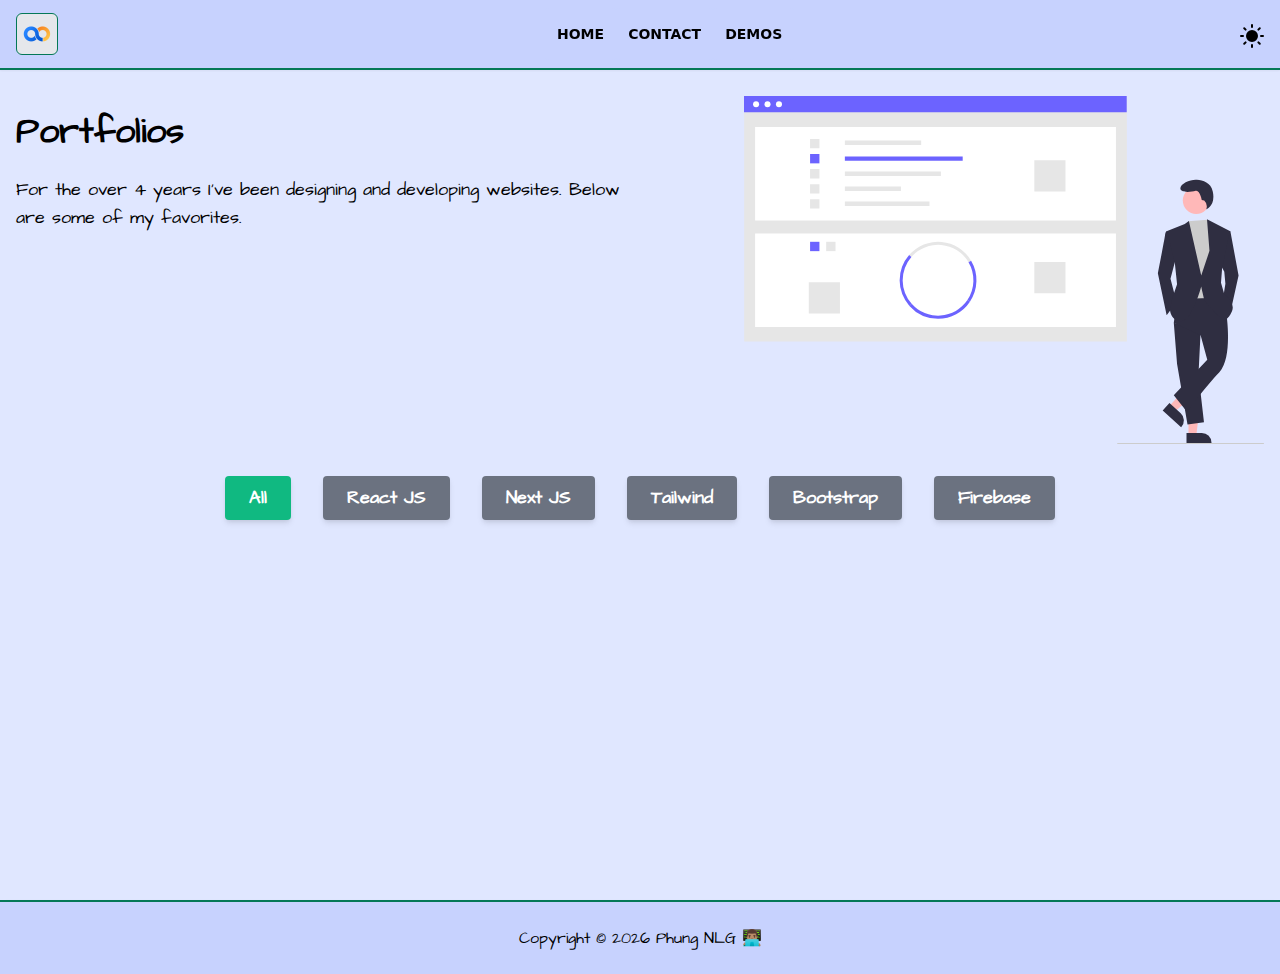
<file: portfolios.html>
<!DOCTYPE html><html><head><meta name="twitter:card" content="summary_large_image"/><meta name="twitter:site" content="@site"/><meta name="twitter:creator" content="@handle"/><meta property="og:url" content="https://phungnlg.github.io"/><meta property="og:type" content="website"/><meta property="og:image" content="https://res.cloudinary.com/dtltilgkm/image/upload/v1626160644/agileopsvn-be/thumb_5f18662411.jpg"/><meta property="og:image:alt" content="Phung NLG"/><meta name="viewport" content="width=device-width, initial-scale=1, shrink-to-fit=no"/><meta charSet="utf-8"/><meta name="theme-color" content="#00C58E"/><link rel="shortcut icon" href="/favicon.ico"/><link rel="preconnect" href="https://fonts.googleapis.com"/><link rel="preconnect" href="https://fonts.gstatic.com"/><link href="https://fonts.googleapis.com/css2?family=Architects+Daughter&amp;display=swap" rel="stylesheet"/><script>!function(){try {var d=document.documentElement.classList;d.remove('light','dark');var e=localStorage.getItem('theme');if(!e)return localStorage.setItem('theme','system'),d.add('system');if("system"===e){var t="(prefers-color-scheme: dark)",m=window.matchMedia(t);m.media!==t||m.matches?d.add('dark'):d.add('light')}else d.add(e)}catch(e){}}()</script><title>Portfolios 👨🏽‍💻 Phung NLG</title><meta name="robots" content="index,follow"/><meta name="googlebot" content="index,follow"/><meta name="description" content="I&#x27;m a passionate self-taught Full Stack Web Developer from Viet Nam"/><meta property="og:title" content="Portfolios 👨🏽‍💻 Phung NLG"/><meta property="og:description" content="I&#x27;m a passionate self-taught Full Stack Web Developer from Viet Nam"/><meta property="og:site_name" content="Portfolios"/><meta name="next-head-count" content="22"/><link rel="preload" href="/_next/static/css/d2be7fc990c42c164494.css" as="style"/><link rel="stylesheet" href="/_next/static/css/d2be7fc990c42c164494.css" data-n-g=""/><link rel="preload" href="/_next/static/css/a95441f7acfaf97480a3.css" as="style"/><link rel="stylesheet" href="/_next/static/css/a95441f7acfaf97480a3.css" data-n-p=""/><noscript data-n-css=""></noscript><link rel="preload" href="/_next/static/chunks/main-57fee46b83b7008a87af.js" as="script"/><link rel="preload" href="/_next/static/chunks/webpack-a90f731f2487e370837a.js" as="script"/><link rel="preload" href="/_next/static/chunks/framework.ce4a96022bc463719e4f.js" as="script"/><link rel="preload" href="/_next/static/chunks/20ec490d777cd08422de64297c5b53738049e73f.32ad6075172f42461b42.js" as="script"/><link rel="preload" href="/_next/static/chunks/f6078781a05fe1bcb0902d23dbbb2662c8d200b3.e938c17d6e838249113d.js" as="script"/><link rel="preload" href="/_next/static/chunks/pages/_app-4e16cff22dae9dd9cfbb.js" as="script"/><link rel="preload" href="/_next/static/chunks/7e32d1420fbe9b3a06b2b51dbf2d77b0033ec707.ef8fa9367783f7128f49.js" as="script"/><link rel="preload" href="/_next/static/chunks/pages/portfolios-2011eb2405f5c212a119.js" as="script"/></head><body><div id="__next"><div class="w-full bg-indigo-100 dark:bg-gray-700 dark:text-white font-body"><header class="fixed top-0 z-10 w-full bg-indigo-200 border-b-2 border-green-700 shadow-sm dark:bg-gray-800 font-display"><div class="container flex items-center justify-between px-4 py-2 mx-auto"><a class="z-10 flex p-1 bg-gray-200 border border-green-700 rounded-md dark:bg-white" href="/"><img src="/logo.png" class="w-8 h-8 transition-colors duration-300 ease-linear"/></a><div class="text-sm flex items-center border-t-2 border-green-700 lg:border-none fixed bottom-0 left-0 z-50 w-full lg:z-0 lg:pr-8 lg:w-2/12 lg:relative"><a class="flex items-center justify-center w-full px-3 py-4 font-bold no-underline uppercase bg-indigo-200 rounded text-grey-light dark:bg-gray-800 hover:bg-green-300 dark:hover:bg-gray-500 lg:justify-start" href="/">Home</a><a class="flex items-center justify-center w-full px-3 py-4 font-bold no-underline uppercase bg-indigo-200 rounded text-grey-light dark:bg-gray-800 hover:bg-green-300 dark:hover:bg-gray-500 lg:justify-start" href="/contact">Contact</a><a class="flex items-center justify-center w-full px-3 py-4 font-bold no-underline uppercase bg-indigo-200 rounded text-grey-light dark:bg-gray-800 hover:bg-green-300 dark:hover:bg-gray-500 lg:justify-start" href="/demos">Demos</a></div><div class="flex header-right"></div></div></header><main class="min-h-screen"><div class="container px-4 py-24 mx-auto"><div class="flex flex-wrap justify-between mb-4"><div class="p-4 text-center lg:w-6/12 lg:text-left sm:p-0"><h1 class="mb-6 text-3xl font-bold leading-normal xl:text-4xl lg:pt-4">Portfolios</h1><h3 class="mb-6 font-medium leading-relaxed xl:text-lg">For the over 4 years I&#x27;ve been designing and developing websites. Below are some of my favorites.</h3></div><div class="w-2/3 mx-auto lg:mx-0 lg:w-5/12"><img src="[data-uri]"/></div></div><div class="flex flex-wrap"><div class="w-full mb-4 text-center lg:mb-2"><button class="text:sm lg:text-lg m-2 lg:m-4 bg-orange-500 font-bold p-2 lg:p-6 py-1 lg:py-2 text-white shadow-md rounded bg-gray-500">All</button><button class="text:sm lg:text-lg m-2 lg:m-4 bg-orange-500 font-bold p-2 lg:p-6 py-1 lg:py-2 text-white shadow-md rounded bg-gray-500">React JS</button><button class="text:sm lg:text-lg m-2 lg:m-4 bg-orange-500 font-bold p-2 lg:p-6 py-1 lg:py-2 text-white shadow-md rounded bg-gray-500">Next JS</button><button class="text:sm lg:text-lg m-2 lg:m-4 bg-orange-500 font-bold p-2 lg:p-6 py-1 lg:py-2 text-white shadow-md rounded bg-gray-500">Tailwind</button><button class="text:sm lg:text-lg m-2 lg:m-4 bg-orange-500 font-bold p-2 lg:p-6 py-1 lg:py-2 text-white shadow-md rounded bg-gray-500">Bootstrap</button><button class="text:sm lg:text-lg m-2 lg:m-4 bg-orange-500 font-bold p-2 lg:p-6 py-1 lg:py-2 text-white shadow-md rounded bg-gray-500">Firebase</button></div></div><div id="portfolios-grid" class="flex flex-wrap"></div></div></main><footer class="w-full pb-12 text-center bg-indigo-200 border-t-2 border-green-700 shadow-md dark:bg-gray-800 lg:pb-0"><div class="container px-4 py-6 mx-auto">Copyright © <!-- -->2021<!-- --> <!-- --> <a href="https://tampm.com" class="hover:text-green-500" target="_blank">Phung NLG</a> 👨🏽‍💻</div></footer></div></div><script id="__NEXT_DATA__" type="application/json">{"props":{"pageProps":{"website":{"_id":"60ed3e223b17a510a4372e10","title":"Phung NLG","description":"Hi, I'm Phung. I'm a freelancer and full-stack web developer from Vietnam","slug":"phungnlg","name":"phungnlg","custom_fields":[],"metas":[{"_id":"60ed3e223b17a510a4372e11","name":"og:title","content":"Phung NLG","__v":0,"id":"60ed3e223b17a510a4372e11"},{"_id":"60ed3e223b17a510a4372e12","name":"og:site_name","content":"Phung NLG","__v":0,"id":"60ed3e223b17a510a4372e12"},{"_id":"60ed3e223b17a510a4372e13","name":"og:description","content":"Hi, I'm Phung. I'm a freelancer and full-stack web developer from Vietnam","__v":0,"id":"60ed3e223b17a510a4372e13"},{"_id":"60ed3e223b17a510a4372e14","name":"og:url","content":"https://phungnlg.github.io","__v":0,"id":"60ed3e223b17a510a4372e14"}],"createdAt":"2021-07-13T07:17:54.489Z","updatedAt":"2021-07-13T07:17:55.197Z","__v":1,"cover":{"_id":"60ed3e053b17a510a4372e0f","name":"thumb.jpg","alternativeText":"","caption":"","hash":"thumb_5f18662411","ext":".jpg","mime":"image/jpeg","size":14.29,"width":1000,"height":563,"url":"https://res.cloudinary.com/dtltilgkm/image/upload/v1626160644/agileopsvn-be/thumb_5f18662411.jpg","provider_metadata":{"public_id":"agileopsvn-be/thumb_5f18662411","resource_type":"image"},"formats":{"thumbnail":{"name":"thumbnail_thumb.jpg","hash":"thumbnail_thumb_5f18662411","ext":".jpg","mime":"image/jpeg","width":245,"height":138,"size":2.15,"path":null,"url":"https://res.cloudinary.com/dtltilgkm/image/upload/v1626160645/agileopsvn-be/thumbnail_thumb_5f18662411.jpg","provider_metadata":{"public_id":"agileopsvn-be/thumbnail_thumb_5f18662411","resource_type":"image"}},"medium":{"name":"medium_thumb.jpg","hash":"medium_thumb_5f18662411","ext":".jpg","mime":"image/jpeg","width":750,"height":422,"size":9.37,"path":null,"url":"https://res.cloudinary.com/dtltilgkm/image/upload/v1626160645/agileopsvn-be/medium_thumb_5f18662411.jpg","provider_metadata":{"public_id":"agileopsvn-be/medium_thumb_5f18662411","resource_type":"image"}},"small":{"name":"small_thumb.jpg","hash":"small_thumb_5f18662411","ext":".jpg","mime":"image/jpeg","width":500,"height":282,"size":5.35,"path":null,"url":"https://res.cloudinary.com/dtltilgkm/image/upload/v1626160646/agileopsvn-be/small_thumb_5f18662411.jpg","provider_metadata":{"public_id":"agileopsvn-be/small_thumb_5f18662411","resource_type":"image"}}},"provider":"cloudinary","related":["60ed3e223b17a510a4372e10"],"createdAt":"2021-07-13T07:17:25.119Z","updatedAt":"2021-07-13T07:17:55.159Z","__v":0,"id":"60ed3e053b17a510a4372e0f"},"pages":[{"_id":"60ed3f053b17a510a4372e1a","title":"Home","description":"I'm a passionate self-taught Full Stack Web Developer from Viet Nam","slug":"phungnlg-home","name":"phungnlg-home","custom_fields":[{"_id":"60ed3f053b17a510a4372e1b","json":{"github":"","name":"Hi ! I'm Phung NLG","upwork":"","twitter":"","location":"I'm in Ho Chi Minh - Viet Nam","skype":"","email":"","description":"I'm a senior web developer with more than 4 years of software development experience.","job":"I'm a Full-stack web developer"},"name":"welcome","__v":0,"id":"60ed3f053b17a510a4372e1b"},{"_id":"60ed3f053b17a510a4372e1c","json":{"frontend":{"name":"FRONTEND","description":"I'm quite fullstack on web development. I can work on dilligent frontend stuffs (HTML5 | CSS3 | React)"},"backend":{"name":"BACKEND","description":"I worked with backend system: ASP.NET | Node.js | Python"},"database":{"name":"DATABASE","description":"I worked with RDBMS: SQL Server | Postgresql | Mysql) or NoSQL (MongoDb | Firebase | Redis"}},"name":"whatICanDo","__v":0,"id":"60ed3f053b17a510a4372e1c"},{"_id":"60ed4aca3b17a510a4372e5c","json":[{"icon":"fas fa-briefcase","name":"Independent Freelancer, Upwork","description":"Contracted on dozens of client projects to to build, publish and growth mobile apps to App Stores using React Native cross-platform mobile technology.","time":"July 2020 - Present"},{"icon":"fas fa-briefcase","name":"Mobile Engineer, Beesightsoft","description":"Worked well independently and on a software engineering team to develop and deliver mobile software projects for global clients in US/EU market.","time":"March 2017 - July 2020"},{"icon":"fas fa-graduation-cap","name":"Bachelor of Engineering","description":" University of Information Technology, Ho Chi Minh - Vietnam","time":"March 2013 - March 2019"}],"name":"experiences","__v":0,"id":"60ed4aca3b17a510a4372e5c"}],"metas":[],"createdAt":"2021-07-13T07:21:41.041Z","updatedAt":"2021-07-13T15:48:23.686Z","__v":1,"website":"60ed3e223b17a510a4372e10","id":"60ed3f053b17a510a4372e1a"},{"_id":"60ed3fcc3b17a510a4372e1f","title":"Contact","description":"I'm a passionate self-taught Full Stack Web Developer from Viet Nam","slug":"phungnlg-contact","name":"phungnlg-contact","custom_fields":[{"_id":"60ed3fcc3b17a510a4372e20","json":null,"name":"description","value":"A full-stack web developer based in Vietnam.\n        \u003cbr /\u003e My skills are broad, from front-end to back-end development. I enjoy each aspect, and love building web apps from start to finish, for clients all over the world.\n        \u003cbr /\u003e I'm available for remote work, if you would like to build something together.\n        \u003cbr /\u003e Let's talk about your project:\n        \u003cbr /\u003e - Email: phungnlg@gmail.com\n        \u003cbr /\u003e - Github: https://phungnlg.github.io\n        \u003cbr /\u003e - Skype: jafung97","__v":0,"id":"60ed3fcc3b17a510a4372e20"}],"metas":[],"createdAt":"2021-07-13T07:25:00.539Z","updatedAt":"2021-07-13T15:45:58.485Z","__v":1,"website":"60ed3e223b17a510a4372e10","id":"60ed3fcc3b17a510a4372e1f"},{"_id":"60ed40363b17a510a4372e22","title":"Demos","description":"I'm a passionate self-taught Full Stack Web Developer from Viet Nam","slug":"phungnlg-demos","name":"phungnlg-demos","custom_fields":[{"_id":"60ed40363b17a510a4372e23","json":[{"name":"All","slug":"*"},{"name":"React JS","slug":"react-js"},{"name":"Next JS","slug":"next-js"},{"name":"Tailwind","slug":"tailwind-css"},{"name":"Bootstrap","slug":"bootstrap"},{"name":"Firebase","slug":"firebase"}],"name":"tag_filters","__v":0,"id":"60ed40363b17a510a4372e23"},{"_id":"60ed40363b17a510a4372e24","json":null,"name":"description","value":"I have a great passion in researching, figuring out technology, spending leisure time to learn and implement what I have studied.","__v":0,"id":"60ed40363b17a510a4372e24"}],"metas":[],"createdAt":"2021-07-13T07:26:46.713Z","updatedAt":"2021-07-13T07:26:47.000Z","__v":1,"website":"60ed3e223b17a510a4372e10","id":"60ed40363b17a510a4372e22"},{"_id":"60ed408a3b17a510a4372e27","title":"Portfolios","description":"I'm a passionate self-taught Full Stack Web Developer from Viet Nam","slug":"phungnlg-portfolios","name":"phungnlg-portfolios","custom_fields":[{"_id":"60ed408a3b17a510a4372e28","json":[{"name":"All","slug":"*"},{"name":"React JS","slug":"react-js"},{"name":"Next JS","slug":"next-js"},{"name":"Tailwind","slug":"tailwind-css"},{"name":"Bootstrap","slug":"bootstrap"},{"name":"Firebase","slug":"firebase"}],"name":"tag_filters","__v":0,"id":"60ed408a3b17a510a4372e28"},{"_id":"60ed408a3b17a510a4372e29","json":null,"name":"description","value":"For the over 4 years I've been designing and developing websites. Below are some of my favorites.","__v":0,"id":"60ed408a3b17a510a4372e29"}],"metas":[],"createdAt":"2021-07-13T07:28:10.146Z","updatedAt":"2021-07-13T07:28:10.440Z","__v":1,"website":"60ed3e223b17a510a4372e10","id":"60ed408a3b17a510a4372e27"}],"portfolios":[],"demos":[{"tags":["6046827772e52a1cc0e83f2b","6046828272e52a1cc0e83f2c","604682eb72e52a1cc0e83f30"],"_id":"60ed45683b17a510a4372e40","name":"Demo AnimeJS NextJS - phungnlg","slug":"demo-anime-js-next-js-phungnlg","website_url":"https://demo-nextjs-animejs.netlify.app/","repo_url":"https://github.com/phungnlg/demo-nextjs-animejs","createdAt":"2021-07-13T07:48:56.159Z","updatedAt":"2021-07-13T07:49:14.656Z","__v":0,"cover":{"_id":"60ed445d3b17a510a4372e2d","name":"demo_nextjs_animejs.jpg","alternativeText":"","caption":"","hash":"demo_nextjs_animejs_0bdb41d640","ext":".jpg","mime":"image/jpeg","size":34.2,"width":1581,"height":800,"url":"https://res.cloudinary.com/dtltilgkm/image/upload/v1626162266/agileopsvn-be/demo_nextjs_animejs_0bdb41d640.jpg","provider_metadata":{"public_id":"agileopsvn-be/demo_nextjs_animejs_0bdb41d640","resource_type":"image"},"formats":{"thumbnail":{"name":"thumbnail_demo_nextjs_animejs.jpg","hash":"thumbnail_demo_nextjs_animejs_0bdb41d640","ext":".jpg","mime":"image/jpeg","width":245,"height":124,"size":3.25,"path":null,"url":"https://res.cloudinary.com/dtltilgkm/image/upload/v1626162267/agileopsvn-be/thumbnail_demo_nextjs_animejs_0bdb41d640.jpg","provider_metadata":{"public_id":"agileopsvn-be/thumbnail_demo_nextjs_animejs_0bdb41d640","resource_type":"image"}},"large":{"name":"large_demo_nextjs_animejs.jpg","hash":"large_demo_nextjs_animejs_0bdb41d640","ext":".jpg","mime":"image/jpeg","width":1000,"height":506,"size":18.88,"path":null,"url":"https://res.cloudinary.com/dtltilgkm/image/upload/v1626162268/agileopsvn-be/large_demo_nextjs_animejs_0bdb41d640.jpg","provider_metadata":{"public_id":"agileopsvn-be/large_demo_nextjs_animejs_0bdb41d640","resource_type":"image"}},"medium":{"name":"medium_demo_nextjs_animejs.jpg","hash":"medium_demo_nextjs_animejs_0bdb41d640","ext":".jpg","mime":"image/jpeg","width":750,"height":380,"size":12.53,"path":null,"url":"https://res.cloudinary.com/dtltilgkm/image/upload/v1626162270/agileopsvn-be/medium_demo_nextjs_animejs_0bdb41d640.jpg","provider_metadata":{"public_id":"agileopsvn-be/medium_demo_nextjs_animejs_0bdb41d640","resource_type":"image"}},"small":{"name":"small_demo_nextjs_animejs.jpg","hash":"small_demo_nextjs_animejs_0bdb41d640","ext":".jpg","mime":"image/jpeg","width":500,"height":253,"size":7.54,"path":null,"url":"https://res.cloudinary.com/dtltilgkm/image/upload/v1626162271/agileopsvn-be/small_demo_nextjs_animejs_0bdb41d640.jpg","provider_metadata":{"public_id":"agileopsvn-be/small_demo_nextjs_animejs_0bdb41d640","resource_type":"image"}}},"provider":"cloudinary","related":["604684cd72e52a1cc0e83f37","60ed45683b17a510a4372e40"],"createdAt":"2021-07-13T07:44:29.239Z","updatedAt":"2021-07-13T07:48:56.323Z","__v":0,"id":"60ed445d3b17a510a4372e2d"},"website":"60ed3e223b17a510a4372e10","description":"Demo AnimeJS NextJS","id":"60ed45683b17a510a4372e40"},{"tags":["6046827772e52a1cc0e83f2b","6046828272e52a1cc0e83f2c","604682f472e52a1cc0e83f31"],"_id":"60ed46023b17a510a4372e43","name":"Demo AntDesign NextJS - phungnlg","slug":"demo-ant-design-next-js-1","description":"Demo AntDesign NextJS","website_url":"https://demo-nextjs-ant-design.netlify.app/","repo_url":"https://github.com/phungnlg/demo-nextjs-ant-design","createdAt":"2021-07-13T07:51:30.764Z","updatedAt":"2021-07-13T07:51:30.845Z","__v":0,"cover":{"_id":"60ed445d3b17a510a4372e2f","name":"demo_nextjs_ant_design.jpg","alternativeText":"","caption":"","hash":"demo_nextjs_ant_design_d9571e6dd6","ext":".jpg","mime":"image/jpeg","size":73.13,"width":1603,"height":801,"url":"https://res.cloudinary.com/dtltilgkm/image/upload/v1626162267/agileopsvn-be/demo_nextjs_ant_design_d9571e6dd6.jpg","provider_metadata":{"public_id":"agileopsvn-be/demo_nextjs_ant_design_d9571e6dd6","resource_type":"image"},"formats":{"thumbnail":{"name":"thumbnail_demo_nextjs_ant_design.jpg","hash":"thumbnail_demo_nextjs_ant_design_d9571e6dd6","ext":".jpg","mime":"image/jpeg","width":245,"height":122,"size":4.5,"path":null,"url":"https://res.cloudinary.com/dtltilgkm/image/upload/v1626162267/agileopsvn-be/thumbnail_demo_nextjs_ant_design_d9571e6dd6.jpg","provider_metadata":{"public_id":"agileopsvn-be/thumbnail_demo_nextjs_ant_design_d9571e6dd6","resource_type":"image"}},"large":{"name":"large_demo_nextjs_ant_design.jpg","hash":"large_demo_nextjs_ant_design_d9571e6dd6","ext":".jpg","mime":"image/jpeg","width":1000,"height":500,"size":36.09,"path":null,"url":"https://res.cloudinary.com/dtltilgkm/image/upload/v1626162270/agileopsvn-be/large_demo_nextjs_ant_design_d9571e6dd6.jpg","provider_metadata":{"public_id":"agileopsvn-be/large_demo_nextjs_ant_design_d9571e6dd6","resource_type":"image"}},"medium":{"name":"medium_demo_nextjs_ant_design.jpg","hash":"medium_demo_nextjs_ant_design_d9571e6dd6","ext":".jpg","mime":"image/jpeg","width":750,"height":375,"size":23.35,"path":null,"url":"https://res.cloudinary.com/dtltilgkm/image/upload/v1626162270/agileopsvn-be/medium_demo_nextjs_ant_design_d9571e6dd6.jpg","provider_metadata":{"public_id":"agileopsvn-be/medium_demo_nextjs_ant_design_d9571e6dd6","resource_type":"image"}},"small":{"name":"small_demo_nextjs_ant_design.jpg","hash":"small_demo_nextjs_ant_design_d9571e6dd6","ext":".jpg","mime":"image/jpeg","width":500,"height":250,"size":13.13,"path":null,"url":"https://res.cloudinary.com/dtltilgkm/image/upload/v1626162271/agileopsvn-be/small_demo_nextjs_ant_design_d9571e6dd6.jpg","provider_metadata":{"public_id":"agileopsvn-be/small_demo_nextjs_ant_design_d9571e6dd6","resource_type":"image"}}},"provider":"cloudinary","related":["60ed46023b17a510a4372e43","604683f972e52a1cc0e83f34"],"createdAt":"2021-07-13T07:44:29.370Z","updatedAt":"2021-07-13T07:51:43.434Z","__v":0,"id":"60ed445d3b17a510a4372e2f"},"website":"60ed3e223b17a510a4372e10","id":"60ed46023b17a510a4372e43"},{"tags":["6046827772e52a1cc0e83f2b","6046828272e52a1cc0e83f2c","604682bc72e52a1cc0e83f2e","604682d372e52a1cc0e83f2f"],"_id":"60ed468e3b17a510a4372e47","name":"Demo Firebase NextJS React-Bootstrap - phungnlg","slug":"demo-firebase-next-js-react-bootstrap-phungnlg","description":"Demo Firebase NextJS React-Bootstrap","website_url":"https://demo-firebase-nextjs-react-bootstrap.netlify.app/","repo_url":"https://github.com/phungnlg/demo-firebase-nextjs-react-bootstrap","createdAt":"2021-07-13T07:53:50.637Z","updatedAt":"2021-07-13T07:53:50.720Z","__v":0,"cover":{"_id":"60ed445e3b17a510a4372e31","name":"demo_firebase_nextjs_react_bootstrap.jpg","alternativeText":"","caption":"","hash":"demo_firebase_nextjs_react_bootstrap_c2556b1720","ext":".jpg","mime":"image/jpeg","size":80.01,"width":1582,"height":799,"url":"https://res.cloudinary.com/dtltilgkm/image/upload/v1626162267/agileopsvn-be/demo_firebase_nextjs_react_bootstrap_c2556b1720.jpg","provider_metadata":{"public_id":"agileopsvn-be/demo_firebase_nextjs_react_bootstrap_c2556b1720","resource_type":"image"},"formats":{"thumbnail":{"name":"thumbnail_demo_firebase_nextjs_react_bootstrap.jpg","hash":"thumbnail_demo_firebase_nextjs_react_bootstrap_c2556b1720","ext":".jpg","mime":"image/jpeg","width":245,"height":124,"size":5.14,"path":null,"url":"https://res.cloudinary.com/dtltilgkm/image/upload/v1626162267/agileopsvn-be/thumbnail_demo_firebase_nextjs_react_bootstrap_c2556b1720.jpg","provider_metadata":{"public_id":"agileopsvn-be/thumbnail_demo_firebase_nextjs_react_bootstrap_c2556b1720","resource_type":"image"}},"large":{"name":"large_demo_firebase_nextjs_react_bootstrap.jpg","hash":"large_demo_firebase_nextjs_react_bootstrap_c2556b1720","ext":".jpg","mime":"image/jpeg","width":1000,"height":505,"size":42.03,"path":null,"url":"https://res.cloudinary.com/dtltilgkm/image/upload/v1626162269/agileopsvn-be/large_demo_firebase_nextjs_react_bootstrap_c2556b1720.jpg","provider_metadata":{"public_id":"agileopsvn-be/large_demo_firebase_nextjs_react_bootstrap_c2556b1720","resource_type":"image"}},"medium":{"name":"medium_demo_firebase_nextjs_react_bootstrap.jpg","hash":"medium_demo_firebase_nextjs_react_bootstrap_c2556b1720","ext":".jpg","mime":"image/jpeg","width":750,"height":379,"size":27.24,"path":null,"url":"https://res.cloudinary.com/dtltilgkm/image/upload/v1626162270/agileopsvn-be/medium_demo_firebase_nextjs_react_bootstrap_c2556b1720.jpg","provider_metadata":{"public_id":"agileopsvn-be/medium_demo_firebase_nextjs_react_bootstrap_c2556b1720","resource_type":"image"}},"small":{"name":"small_demo_firebase_nextjs_react_bootstrap.jpg","hash":"small_demo_firebase_nextjs_react_bootstrap_c2556b1720","ext":".jpg","mime":"image/jpeg","width":500,"height":253,"size":15.01,"path":null,"url":"https://res.cloudinary.com/dtltilgkm/image/upload/v1626162271/agileopsvn-be/small_demo_firebase_nextjs_react_bootstrap_c2556b1720.jpg","provider_metadata":{"public_id":"agileopsvn-be/small_demo_firebase_nextjs_react_bootstrap_c2556b1720","resource_type":"image"}}},"provider":"cloudinary","related":["604685aa72e52a1cc0e83f3d","60ed468e3b17a510a4372e47"],"createdAt":"2021-07-13T07:44:30.045Z","updatedAt":"2021-07-13T07:53:50.684Z","__v":0,"id":"60ed445e3b17a510a4372e31"},"website":"60ed3e223b17a510a4372e10","id":"60ed468e3b17a510a4372e47"},{"tags":["6046827772e52a1cc0e83f2b","6046828272e52a1cc0e83f2c","6046834472e52a1cc0e83f32"],"_id":"60ed46f63b17a510a4372e49","name":"Demo NextAuth NextJS - phungnlg","description":"Demo NextAuth NextJS","slug":"demo-next-auth-next-js-phungnlg","website_url":"https://demo-next-auth.vercel.app/","repo_url":"https://github.com/phungnlg/demo-next-auth","createdAt":"2021-07-13T07:55:34.293Z","updatedAt":"2021-07-13T07:55:34.538Z","__v":0,"cover":{"_id":"60ed445d3b17a510a4372e30","name":"demo_next_auth.jpg","alternativeText":"","caption":"","hash":"demo_next_auth_c4ebb9bb8b","ext":".jpg","mime":"image/jpeg","size":46.44,"width":1585,"height":798,"url":"https://res.cloudinary.com/dtltilgkm/image/upload/v1626162267/agileopsvn-be/demo_next_auth_c4ebb9bb8b.jpg","provider_metadata":{"public_id":"agileopsvn-be/demo_next_auth_c4ebb9bb8b","resource_type":"image"},"formats":{"thumbnail":{"name":"thumbnail_demo_next_auth.jpg","hash":"thumbnail_demo_next_auth_c4ebb9bb8b","ext":".jpg","mime":"image/jpeg","width":245,"height":123,"size":3.13,"path":null,"url":"https://res.cloudinary.com/dtltilgkm/image/upload/v1626162267/agileopsvn-be/thumbnail_demo_next_auth_c4ebb9bb8b.jpg","provider_metadata":{"public_id":"agileopsvn-be/thumbnail_demo_next_auth_c4ebb9bb8b","resource_type":"image"}},"large":{"name":"large_demo_next_auth.jpg","hash":"large_demo_next_auth_c4ebb9bb8b","ext":".jpg","mime":"image/jpeg","width":1000,"height":503,"size":24.21,"path":null,"url":"https://res.cloudinary.com/dtltilgkm/image/upload/v1626162270/agileopsvn-be/large_demo_next_auth_c4ebb9bb8b.jpg","provider_metadata":{"public_id":"agileopsvn-be/large_demo_next_auth_c4ebb9bb8b","resource_type":"image"}},"medium":{"name":"medium_demo_next_auth.jpg","hash":"medium_demo_next_auth_c4ebb9bb8b","ext":".jpg","mime":"image/jpeg","width":750,"height":378,"size":15.44,"path":null,"url":"https://res.cloudinary.com/dtltilgkm/image/upload/v1626162271/agileopsvn-be/medium_demo_next_auth_c4ebb9bb8b.jpg","provider_metadata":{"public_id":"agileopsvn-be/medium_demo_next_auth_c4ebb9bb8b","resource_type":"image"}},"small":{"name":"small_demo_next_auth.jpg","hash":"small_demo_next_auth_c4ebb9bb8b","ext":".jpg","mime":"image/jpeg","width":500,"height":252,"size":9.34,"path":null,"url":"https://res.cloudinary.com/dtltilgkm/image/upload/v1626162271/agileopsvn-be/small_demo_next_auth_c4ebb9bb8b.jpg","provider_metadata":{"public_id":"agileopsvn-be/small_demo_next_auth_c4ebb9bb8b","resource_type":"image"}}},"provider":"cloudinary","related":["60ed46f63b17a510a4372e49","6046853f72e52a1cc0e83f3a"],"createdAt":"2021-07-13T07:44:29.448Z","updatedAt":"2021-07-13T07:55:43.942Z","__v":0,"id":"60ed445d3b17a510a4372e30"},"website":"60ed3e223b17a510a4372e10","id":"60ed46f63b17a510a4372e49"},{"tags":["6046827772e52a1cc0e83f2b","6046828272e52a1cc0e83f2c","604682ad72e52a1cc0e83f2d"],"_id":"60ed47523b17a510a4372e4e","name":"Next JS - Tailwind CSS - phungnlg","description":"Next JS - Tailwind CSS","slug":"next-js-tailwind-css-phungnlg","website_url":"https://demo-nextjs-tailwindcss.netlify.app/","repo_url":"https://github.com/phungnlg/demo-nextjs-tailwindcss","createdAt":"2021-07-13T07:57:06.974Z","updatedAt":"2021-07-13T07:57:07.060Z","__v":0,"cover":{"_id":"60ed445d3b17a510a4372e2c","name":"demo_nextjs_tailwindcss.jpg","alternativeText":"","caption":"","hash":"demo_nextjs_tailwindcss_cb43c17ad1","ext":".jpg","mime":"image/jpeg","size":45.52,"width":1581,"height":798,"url":"https://res.cloudinary.com/dtltilgkm/image/upload/v1626162267/agileopsvn-be/demo_nextjs_tailwindcss_cb43c17ad1.jpg","provider_metadata":{"public_id":"agileopsvn-be/demo_nextjs_tailwindcss_cb43c17ad1","resource_type":"image"},"formats":{"thumbnail":{"name":"thumbnail_demo_nextjs_tailwindcss.jpg","hash":"thumbnail_demo_nextjs_tailwindcss_cb43c17ad1","ext":".jpg","mime":"image/jpeg","width":245,"height":124,"size":2.7,"path":null,"url":"https://res.cloudinary.com/dtltilgkm/image/upload/v1626162267/agileopsvn-be/thumbnail_demo_nextjs_tailwindcss_cb43c17ad1.jpg","provider_metadata":{"public_id":"agileopsvn-be/thumbnail_demo_nextjs_tailwindcss_cb43c17ad1","resource_type":"image"}},"large":{"name":"large_demo_nextjs_tailwindcss.jpg","hash":"large_demo_nextjs_tailwindcss_cb43c17ad1","ext":".jpg","mime":"image/jpeg","width":1000,"height":505,"size":22.91,"path":null,"url":"https://res.cloudinary.com/dtltilgkm/image/upload/v1626162269/agileopsvn-be/large_demo_nextjs_tailwindcss_cb43c17ad1.jpg","provider_metadata":{"public_id":"agileopsvn-be/large_demo_nextjs_tailwindcss_cb43c17ad1","resource_type":"image"}},"medium":{"name":"medium_demo_nextjs_tailwindcss.jpg","hash":"medium_demo_nextjs_tailwindcss_cb43c17ad1","ext":".jpg","mime":"image/jpeg","width":750,"height":379,"size":14.35,"path":null,"url":"https://res.cloudinary.com/dtltilgkm/image/upload/v1626162270/agileopsvn-be/medium_demo_nextjs_tailwindcss_cb43c17ad1.jpg","provider_metadata":{"public_id":"agileopsvn-be/medium_demo_nextjs_tailwindcss_cb43c17ad1","resource_type":"image"}},"small":{"name":"small_demo_nextjs_tailwindcss.jpg","hash":"small_demo_nextjs_tailwindcss_cb43c17ad1","ext":".jpg","mime":"image/jpeg","width":500,"height":252,"size":7.89,"path":null,"url":"https://res.cloudinary.com/dtltilgkm/image/upload/v1626162271/agileopsvn-be/small_demo_nextjs_tailwindcss_cb43c17ad1.jpg","provider_metadata":{"public_id":"agileopsvn-be/small_demo_nextjs_tailwindcss_cb43c17ad1","resource_type":"image"}}},"provider":"cloudinary","related":["6046826372e52a1cc0e83f29","60ed47523b17a510a4372e4e"],"createdAt":"2021-07-13T07:44:29.163Z","updatedAt":"2021-07-13T07:57:07.024Z","__v":0,"id":"60ed445d3b17a510a4372e2c"},"website":"60ed3e223b17a510a4372e10","id":"60ed47523b17a510a4372e4e"}],"id":"60ed3e223b17a510a4372e10"},"portfolios":[]},"__N_SSG":true},"page":"/portfolios","query":{},"buildId":"Txya4kr53oDj5pbbAK0C-","nextExport":false,"isFallback":false,"gsp":true}</script><script nomodule="" src="/_next/static/chunks/polyfills-6f7c72e370684550d611.js"></script><script src="/_next/static/chunks/main-57fee46b83b7008a87af.js" async=""></script><script src="/_next/static/chunks/webpack-a90f731f2487e370837a.js" async=""></script><script src="/_next/static/chunks/framework.ce4a96022bc463719e4f.js" async=""></script><script src="/_next/static/chunks/20ec490d777cd08422de64297c5b53738049e73f.32ad6075172f42461b42.js" async=""></script><script src="/_next/static/chunks/f6078781a05fe1bcb0902d23dbbb2662c8d200b3.e938c17d6e838249113d.js" async=""></script><script src="/_next/static/chunks/pages/_app-4e16cff22dae9dd9cfbb.js" async=""></script><script src="/_next/static/chunks/7e32d1420fbe9b3a06b2b51dbf2d77b0033ec707.ef8fa9367783f7128f49.js" async=""></script><script src="/_next/static/chunks/pages/portfolios-2011eb2405f5c212a119.js" async=""></script><script src="/_next/static/Txya4kr53oDj5pbbAK0C-/_buildManifest.js" async=""></script><script src="/_next/static/Txya4kr53oDj5pbbAK0C-/_ssgManifest.js" async=""></script></body></html>
</file>
<file: _next/static/css/a95441f7acfaf97480a3.css>
.BrainhubCarouselItem{display:flex;justify-content:center;align-items:center;position:relative}.BrainhubCarouselItem.BrainhubCarouselItem--clickable{cursor:pointer}.BrainhubCarouselItem .debug-number{position:absolute;top:0;bottom:0;left:0;right:0;display:flex;justify-content:center;font-size:2em;text-shadow:0 0 9px #fff}.BrainhubCarousel__dots{display:flex;justify-content:center;list-style:none;margin:0;padding:0;font-size:0;line-height:0}.BrainhubCarousel__dots.BrainhubCarousel__dots--isRTL{direction:rtl}.BrainhubCarousel__dots .BrainhubCarousel__dot{outline:0;padding:10px;border:none;opacity:.5;font-size:0;cursor:pointer;-webkit-appearance:none}.BrainhubCarousel__dots .BrainhubCarousel__dot.BrainhubCarousel__dot--selected{opacity:1!important}.BrainhubCarousel__dots .BrainhubCarousel__dot:hover{opacity:1}.BrainhubCarousel__dots .BrainhubCarousel__dot:before{content:"";display:block;width:5px;height:5px;border-radius:50%;padding:0;border:none;background:#000}.BrainhubCarousel__dots .BrainhubCarousel__thumbnail{outline:0;padding:10px;border:none;opacity:.5;font-size:0;cursor:pointer}.BrainhubCarousel__dots .BrainhubCarousel__thumbnail.BrainhubCarousel__thumbnail--selected{opacity:1!important}.BrainhubCarousel__dots .BrainhubCarousel__thumbnail:hover{opacity:1}.BrainhubCarousel__thumbnail[type=button]{-webkit-appearance:none}.BrainhubCarousel--isRTL+.BrainhubCarousel__dots{direction:rtl}.BrainhubCarousel__container{width:100%;overflow:hidden}.BrainhubCarousel{overflow:hidden;display:flex;align-items:center}.BrainhubCarousel.BrainhubCarousel--isRTL,.BrainhubCarousel.BrainhubCarousel--isRTL .BrainhubCarousel__trackContainer .BrainhubCarousel__track{direction:rtl}.BrainhubCarousel .BrainhubCarousel__trackContainer{overflow:hidden}.BrainhubCarousel .BrainhubCarousel__trackContainer .BrainhubCarousel__track{display:flex;overflow:hidden;list-style:none;margin:0;padding:0}.BrainhubCarousel .BrainhubCarousel__trackContainer .BrainhubCarousel__track.BrainhubCarousel__track--transition{transition:transform}.BrainhubCarousel__arrows{cursor:pointer}.BrainhubCarousel__loader{width:50px;height:50px;border-radius:100%;border:4px solid #7b59ff;border-left-color:transparent;-webkit-animation:loader 1s linear infinite;animation:loader 1s linear infinite}@-webkit-keyframes loader{0%{transform:rotate(0deg)}to{transform:rotate(1turn)}}@keyframes loader{0%{transform:rotate(0deg)}to{transform:rotate(1turn)}}.BrainhubCarousel__arrows{position:relative;padding:21px;border:none;overflow:hidden;outline:0;font-size:0;line-height:0;background-color:#7b59ff}.BrainhubCarousel__arrows span{display:block;position:absolute;top:50%;left:50%;border-color:#fff;border-style:solid;border-width:3px 3px 0 0;padding:5px;transition:.3s;font-size:0}.BrainhubCarousel__arrows:hover{background-color:#8768ff}.BrainhubCarousel__arrows:hover span{display:block;position:absolute;top:50%;left:50%;border-color:#fff;border-style:solid;border-width:3px 3px 0 0;padding:5px;transition:.3s;font-size:0}.BrainhubCarousel__arrows:hover:enabled{background-color:#8768ff}.BrainhubCarousel__arrows:hover:enabled span{border-color:#fff;margin:0}.BrainhubCarousel__arrows:disabled{background-color:#ccc}.BrainhubCarousel__arrowLeft span{transform:translate(-50%,-50%) rotate(-135deg);margin-left:2.45px}.BrainhubCarousel--isRTL .BrainhubCarousel__arrowLeft span,.BrainhubCarousel__arrowRight span{transform:translate(-50%,-50%) rotate(45deg);margin-left:-2.45px}.BrainhubCarousel--isRTL .BrainhubCarousel__custom-arrowLeft span{transform:rotate(180deg)}.BrainhubCarousel--isRTL .BrainhubCarousel__arrowRight span{transform:translate(-50%,-50%) rotate(-135deg);margin-left:2.45px}.BrainhubCarousel--isRTL .BrainhubCarousel__custom-arrowRight span{transform:rotate(-180deg)}.BrainhubCarousel--isRTL .BrainhubCarousel__arrows:hover span{margin:0}.BrainhubCarousel__arrow--disable{pointer-events:none}.lazy-load-image-background.blur{filter:blur(15px)}.lazy-load-image-background.blur.lazy-load-image-loaded{filter:blur(0);transition:filter .3s}.lazy-load-image-background.blur>img{opacity:0}.lazy-load-image-background.blur.lazy-load-image-loaded>img{opacity:1;transition:opacity .3s}
</file>
